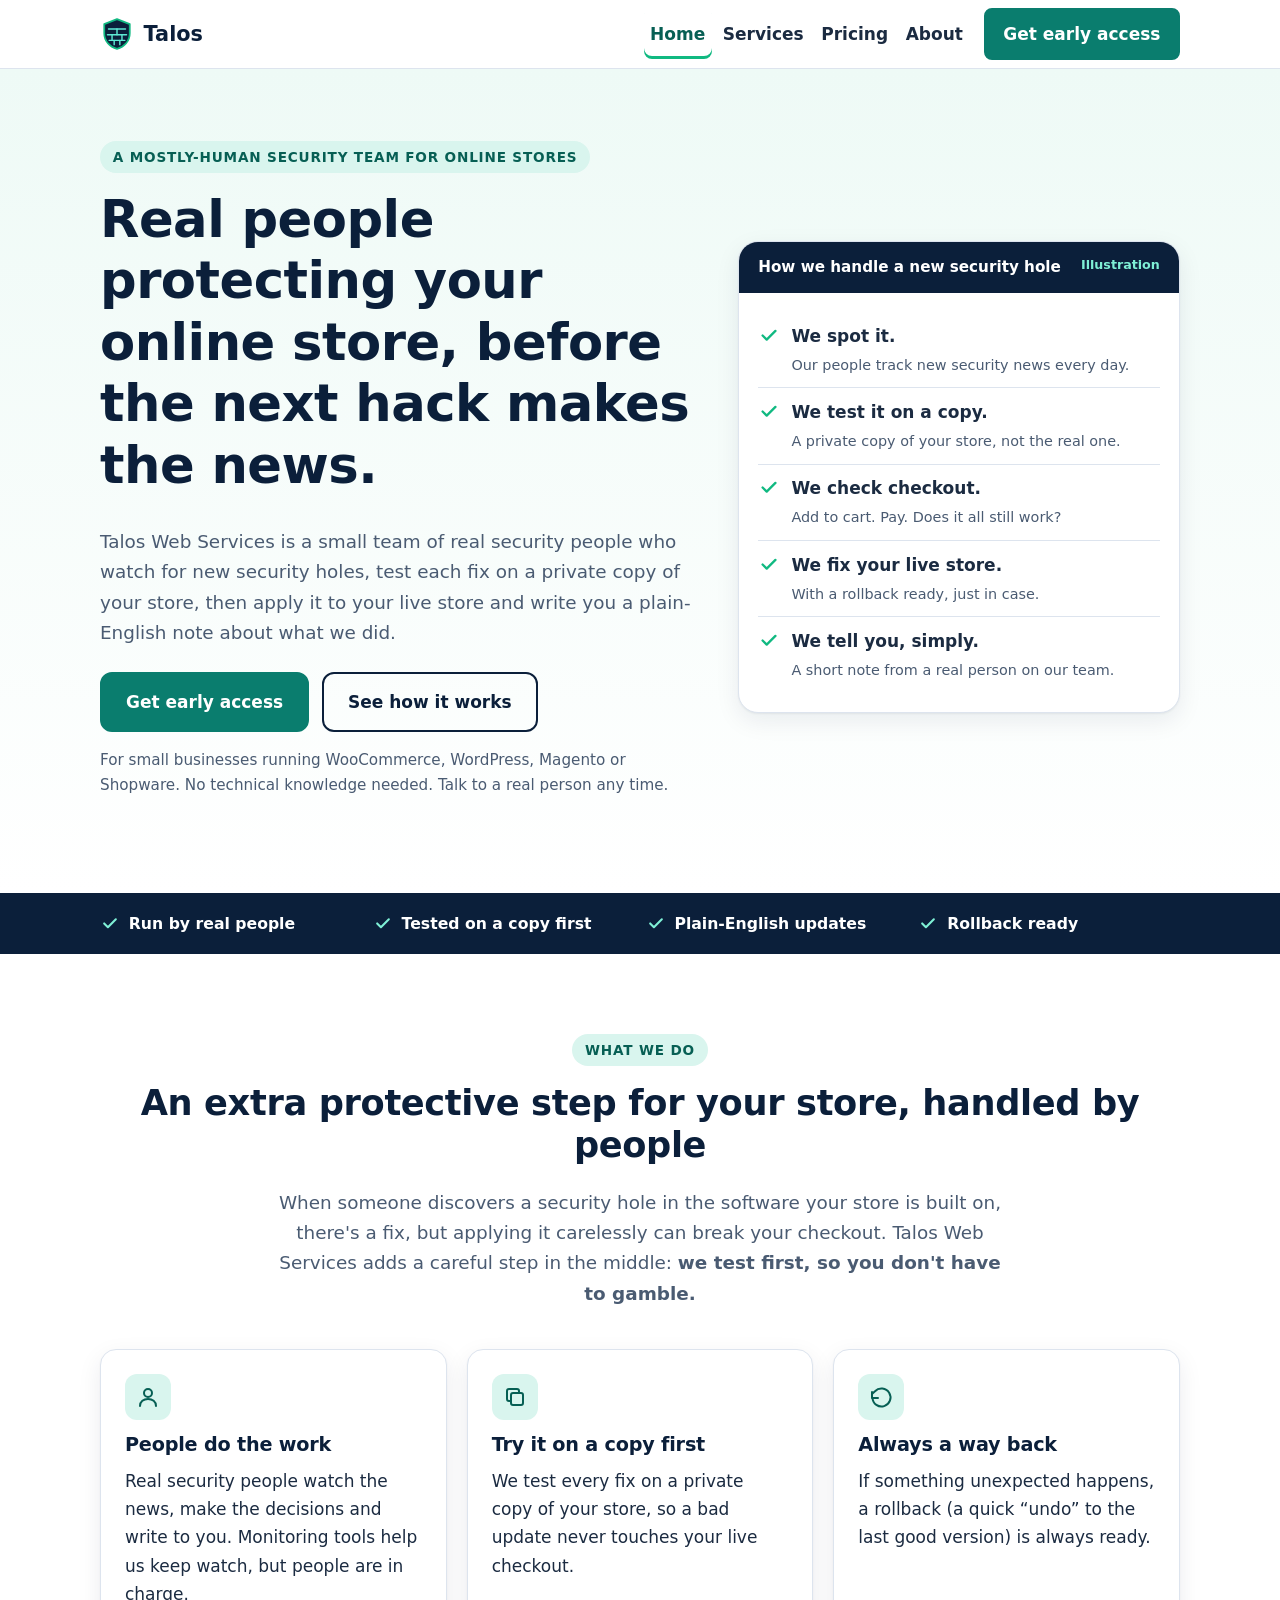
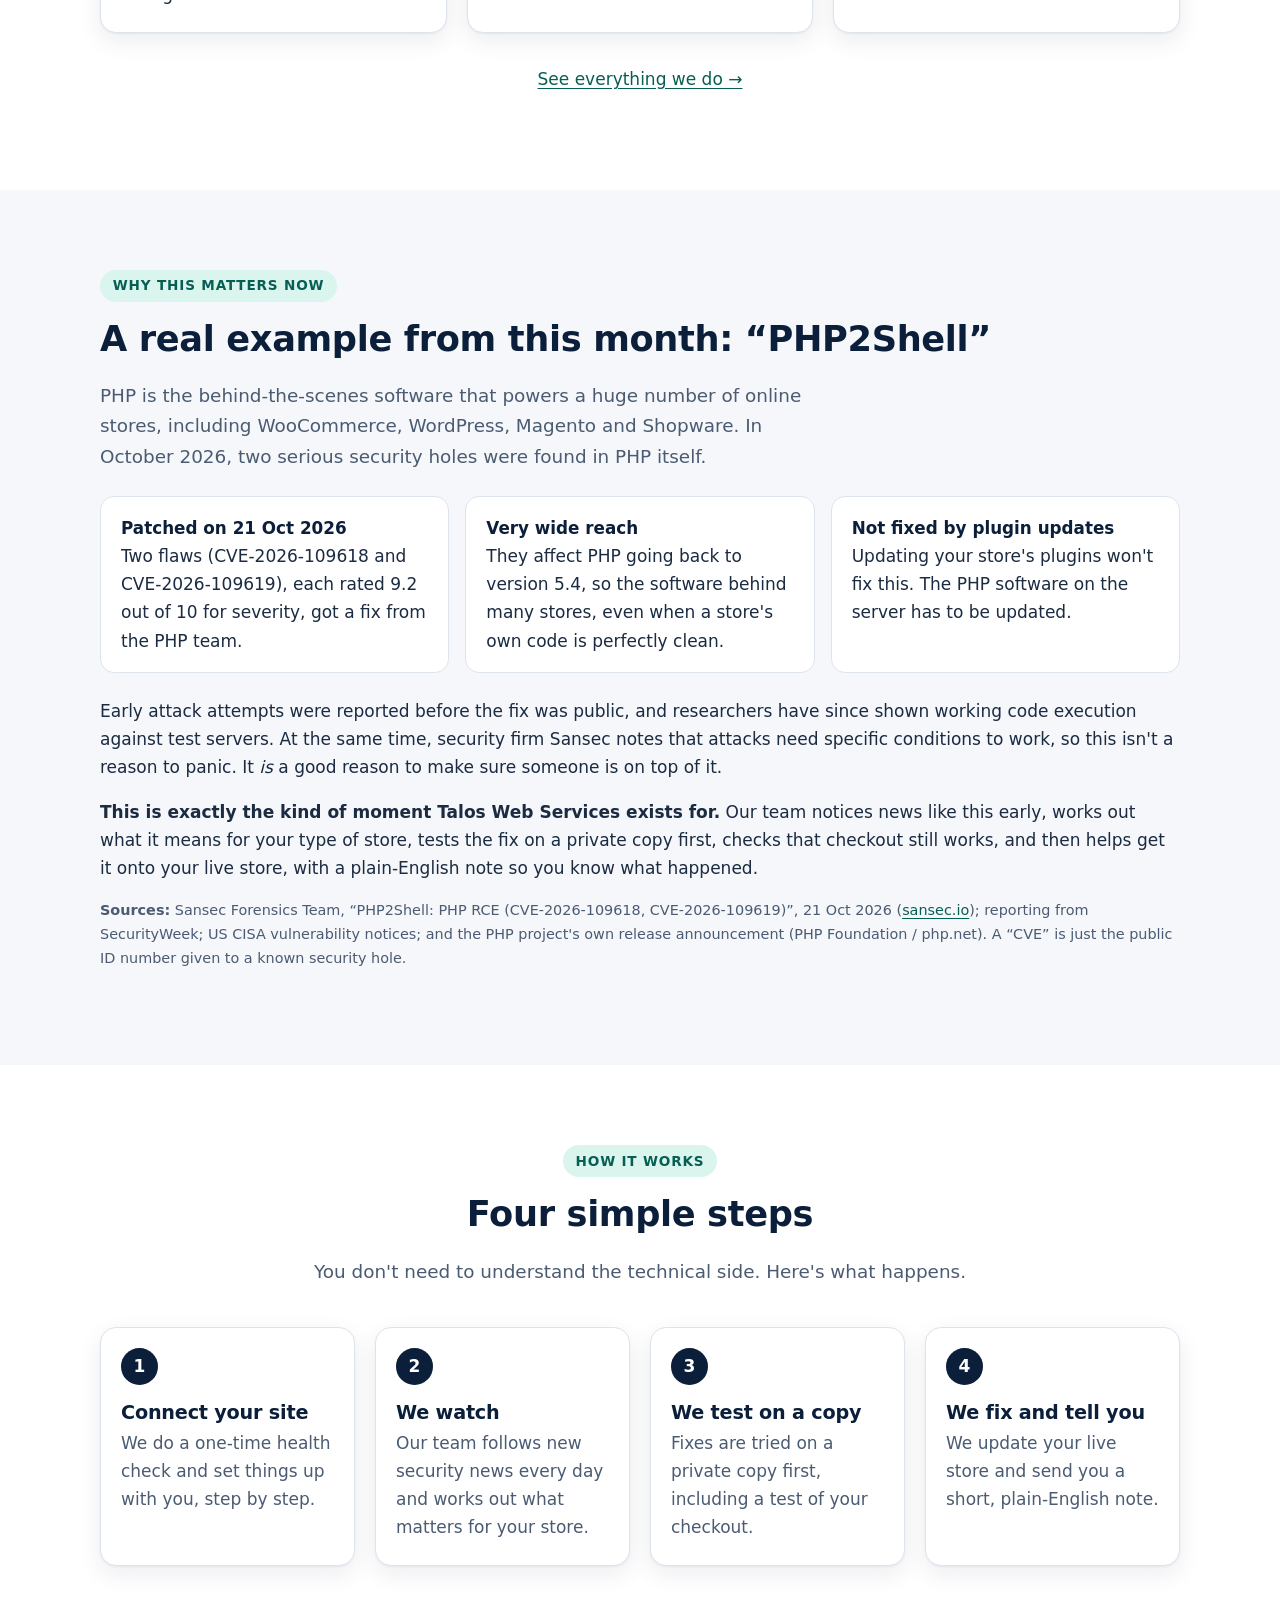
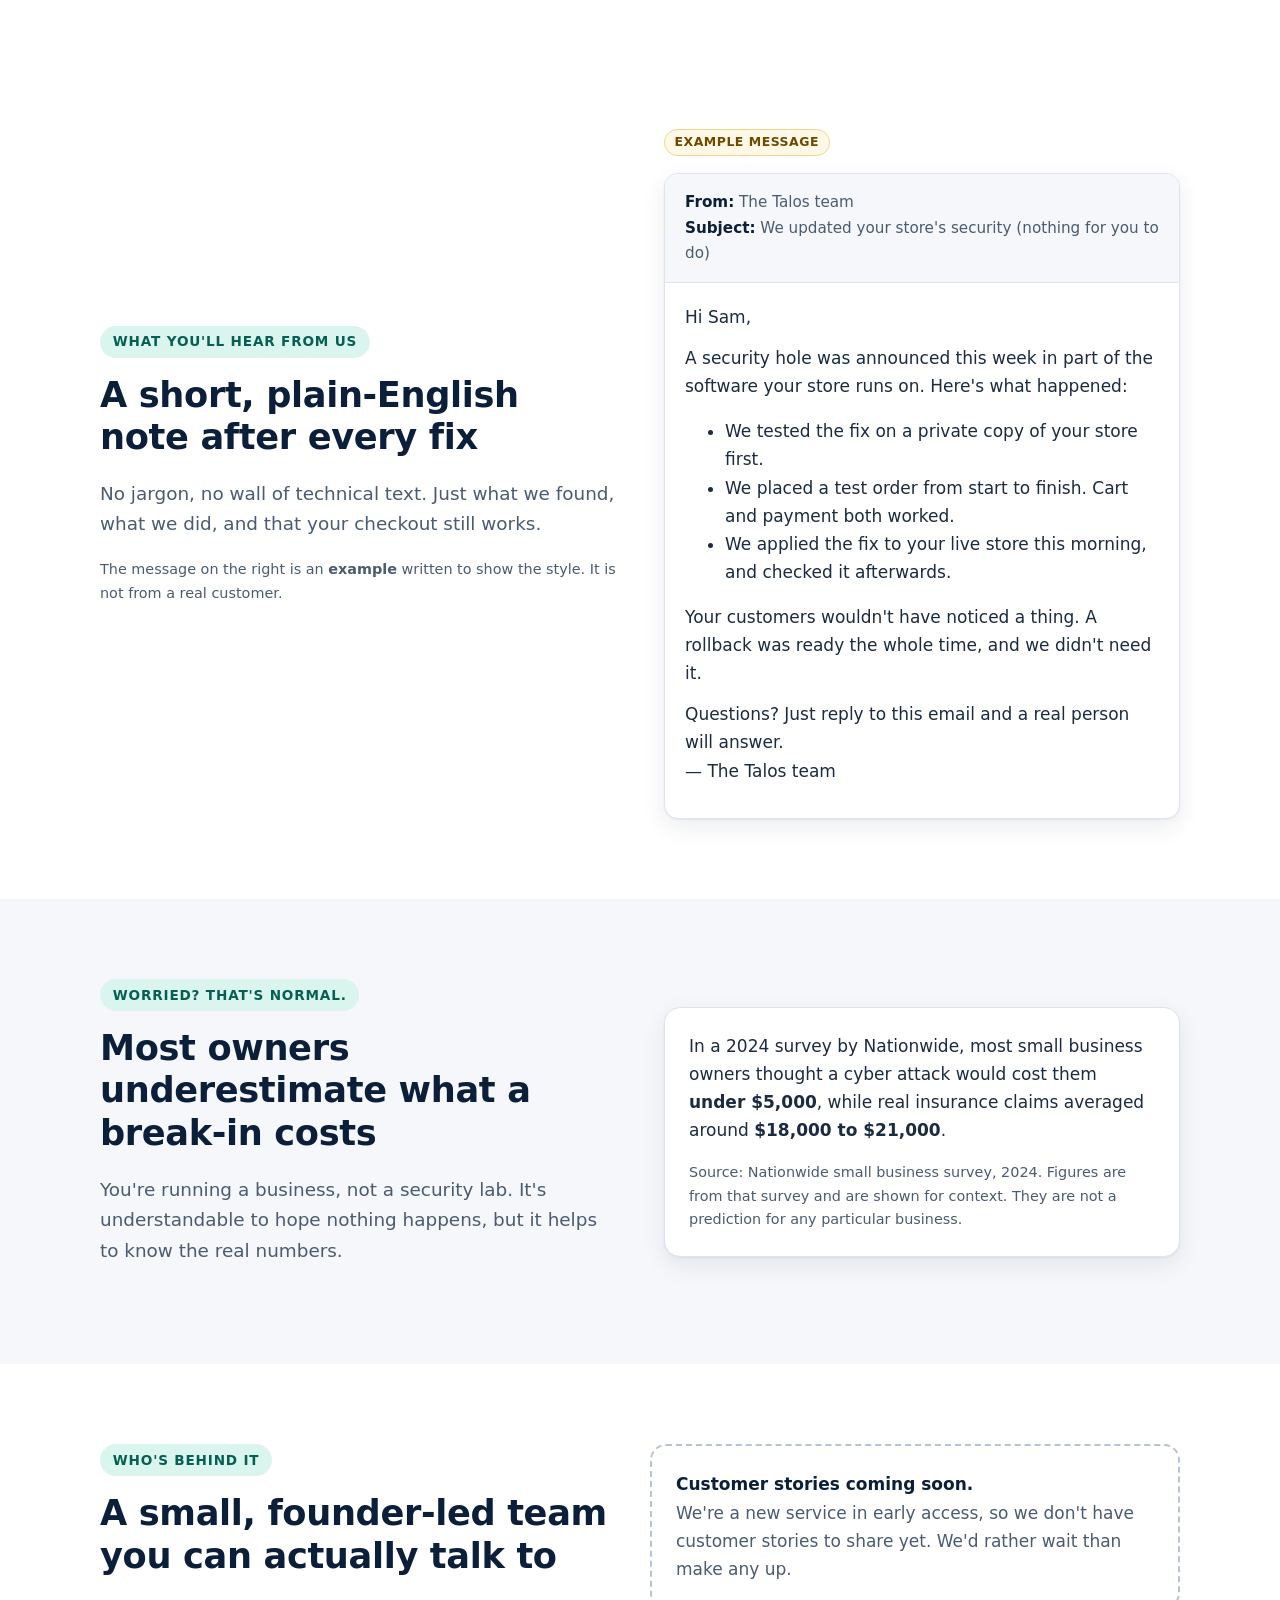
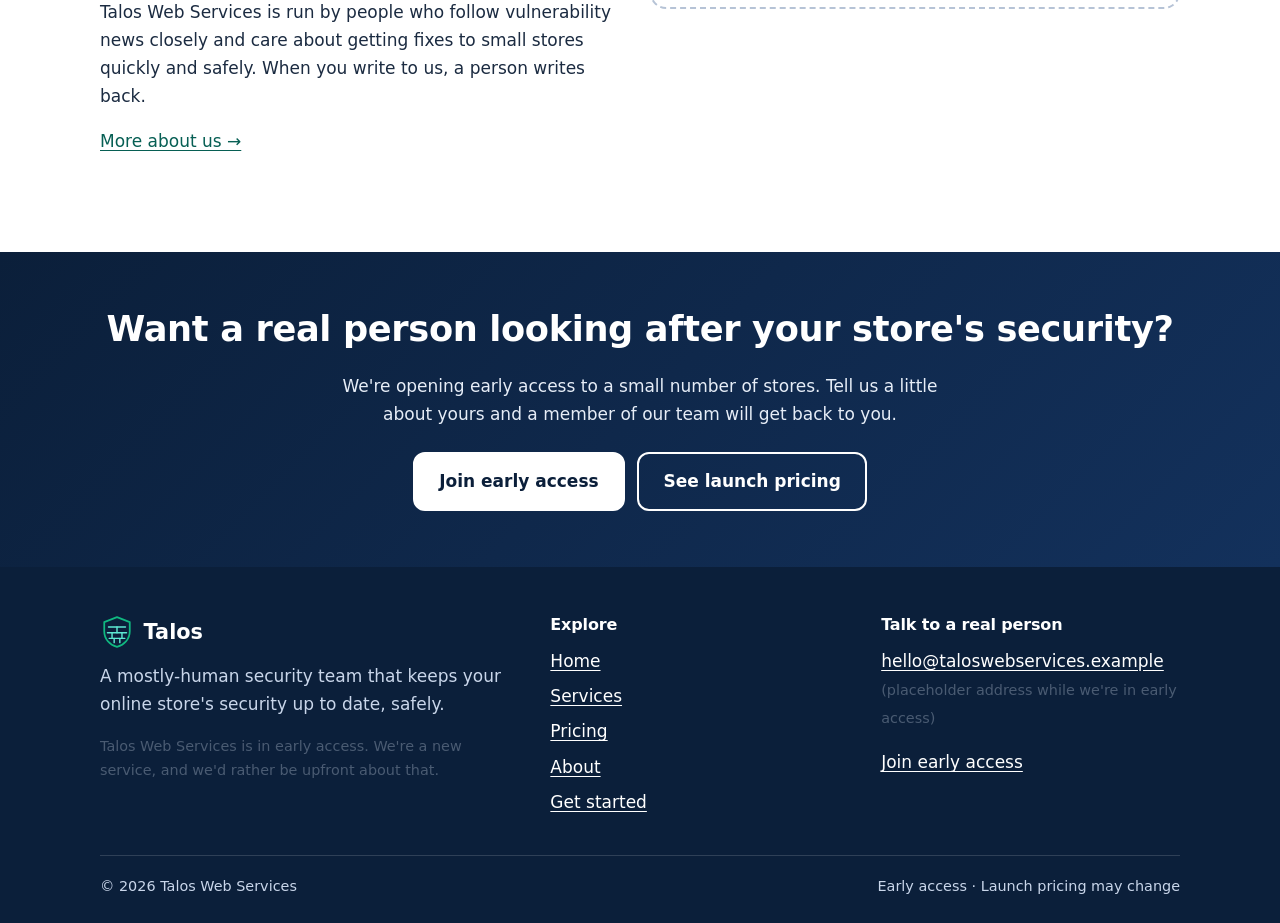
<file: index.html>
<!DOCTYPE html>
<html lang="en">
<head>
<meta charset="utf-8">
<meta name="viewport" content="width=device-width, initial-scale=1">
<title>Talos Web Services | Real people protecting your online store</title>
<meta name="description" content="Talos Web Services is a mostly-human security team for small online stores. We test security fixes on a private copy first, then update your live store and tell you in plain English.">
<meta name="theme-color" content="#0b1f3a">
<meta property="og:type" content="website">
<meta property="og:site_name" content="Talos Web Services">
<meta property="og:title" content="Talos Web Services | Real people protecting your online store">
<meta property="og:description" content="Talos Web Services is a mostly-human security team for small online stores. We test security fixes on a private copy first, then update your live store and tell you in plain English.">
<!-- Placeholder domain, not a live site: https://www.taloswebservices.example -->
<meta property="og:url" content="https://www.taloswebservices.example/index.html">
<meta name="twitter:card" content="summary">
<link rel="icon" href="data:image/svg+xml,%3Csvg xmlns='http://www.w3.org/2000/svg' viewBox='0 0 48 48'%3E%3Cpath d='M24 3 6 10v13c0 11 7.6 19.3 18 22 10.4-2.7 18-11 18-22V10L24 3Z' fill='%230b1f3a' stroke='%2310b981' stroke-width='3'/%3E%3Cpath d='M12 17h24M10.5 25h27M13 33h22M24 17v8M17 25v8M31 25v8M20 33v6M28 33v6' stroke='%235eead4' stroke-width='2' fill='none'/%3E%3C/svg%3E" type="image/svg+xml">
<link rel="stylesheet" href="style.css">
<script src="script.js" defer></script>
</head>
<body>
<a class="skip" href="#main">Skip to main content</a>
<header class="site-header">
  <div class="container bar">
    <a class="brand" href="index.html" aria-label="Talos Web Services home"><svg viewBox="0 0 48 48" role="img" aria-label="Talos logo: a shield" xmlns="http://www.w3.org/2000/svg"><path d="M24 3 6 10v13c0 11 7.6 19.3 18 22 10.4-2.7 18-11 18-22V10L24 3Z" fill="#0b1f3a"/><g fill="none" stroke="#5eead4" stroke-width="2" stroke-linecap="round"><path d="M12 17h24M10.5 25h27M13 33h22"/><path d="M24 17v8M17 25v8M31 25v8M20 33v6M28 33v6"/></g><path d="M24 3 6 10v13c0 11 7.6 19.3 18 22 10.4-2.7 18-11 18-22V10L24 3Z" fill="none" stroke="#10b981" stroke-width="2.5" stroke-linejoin="round"/></svg><span>Talos</span></a>
    <button class="nav-toggle" type="button" aria-expanded="false" aria-controls="site-nav"><span class="bars" aria-hidden="true"></span> Menu</button>
    <nav id="site-nav" class="nav" aria-label="Main">
        <a href="index.html" aria-current="page">Home</a>
        <a href="services.html">Services</a>
        <a href="pricing.html">Pricing</a>
        <a href="about.html">About</a>
        <a class="btn" href="contact.html">Get early access</a>
    </nav>
  </div>
</header>
<main id="main">
<section class="hero">
  <div class="container hero-grid">
    <div>
      <span class="eyebrow">A mostly-human security team for online stores</span>
      <h1>Real people protecting your online store, before the next hack makes the news.</h1>
      <p class="lead">Talos Web Services is a small team of real security people who watch for new security holes, test each fix on a private copy of your store, then apply it to your live store and write you a plain-English note about what we did.</p>
      <div class="btn-row">
        <a class="btn" href="contact.html">Get early access</a>
        <a class="btn secondary" href="#how">See how it works</a>
      </div>
      <p class="note">For small businesses running WooCommerce, WordPress, Magento or Shopware. No technical knowledge needed. Talk to a real person any time.</p>
    </div>
    <div class="mock" role="img" aria-label="Illustration: a checklist showing a fix tested on a private copy, checkout checked, applied to the live store, and a note sent to the owner">
      <div class="mock-head"><span>How we handle a new security hole</span><small>Illustration</small></div>
      <div class="mock-body" aria-hidden="true">
        <ul class="checklist">
          <li><svg viewBox="0 0 24 24" fill="none" stroke="currentColor" stroke-width="2.5" stroke-linecap="round" stroke-linejoin="round" aria-hidden="true"><path d="m5 12.5 4.5 4.5L19 7.5"/></svg><span><strong>We spot it.</strong><br><span class="small">Our people track new security news every day.</span></span></li>
          <li><svg viewBox="0 0 24 24" fill="none" stroke="currentColor" stroke-width="2.5" stroke-linecap="round" stroke-linejoin="round" aria-hidden="true"><path d="m5 12.5 4.5 4.5L19 7.5"/></svg><span><strong>We test it on a copy.</strong><br><span class="small">A private copy of your store, not the real one.</span></span></li>
          <li><svg viewBox="0 0 24 24" fill="none" stroke="currentColor" stroke-width="2.5" stroke-linecap="round" stroke-linejoin="round" aria-hidden="true"><path d="m5 12.5 4.5 4.5L19 7.5"/></svg><span><strong>We check checkout.</strong><br><span class="small">Add to cart. Pay. Does it all still work?</span></span></li>
          <li><svg viewBox="0 0 24 24" fill="none" stroke="currentColor" stroke-width="2.5" stroke-linecap="round" stroke-linejoin="round" aria-hidden="true"><path d="m5 12.5 4.5 4.5L19 7.5"/></svg><span><strong>We fix your live store.</strong><br><span class="small">With a rollback ready, just in case.</span></span></li>
          <li><svg viewBox="0 0 24 24" fill="none" stroke="currentColor" stroke-width="2.5" stroke-linecap="round" stroke-linejoin="round" aria-hidden="true"><path d="m5 12.5 4.5 4.5L19 7.5"/></svg><span><strong>We tell you, simply.</strong><br><span class="small">A short note from a real person on our team.</span></span></li>
        </ul>
      </div>
    </div>
  </div>
</section>

<section class="trust" aria-label="What you can count on">
  <div class="container">
    <ul>
      <li><svg viewBox="0 0 24 24" fill="none" stroke="currentColor" stroke-width="2.5" stroke-linecap="round" stroke-linejoin="round" aria-hidden="true"><path d="m5 12.5 4.5 4.5L19 7.5"/></svg> Run by real people</li>
      <li><svg viewBox="0 0 24 24" fill="none" stroke="currentColor" stroke-width="2.5" stroke-linecap="round" stroke-linejoin="round" aria-hidden="true"><path d="m5 12.5 4.5 4.5L19 7.5"/></svg> Tested on a copy first</li>
      <li><svg viewBox="0 0 24 24" fill="none" stroke="currentColor" stroke-width="2.5" stroke-linecap="round" stroke-linejoin="round" aria-hidden="true"><path d="m5 12.5 4.5 4.5L19 7.5"/></svg> Plain-English updates</li>
      <li><svg viewBox="0 0 24 24" fill="none" stroke="currentColor" stroke-width="2.5" stroke-linecap="round" stroke-linejoin="round" aria-hidden="true"><path d="m5 12.5 4.5 4.5L19 7.5"/></svg> Rollback ready</li>
    </ul>
  </div>
</section>

<section class="section" aria-labelledby="what-h">
  <div class="container">
    <div class="center">
      <span class="eyebrow">What we do</span>
      <h2 id="what-h">An extra protective step for your store, handled by people</h2>
      <p class="lead">When someone discovers a security hole in the software your store is built on, there's a fix, but applying it carelessly can break your checkout. Talos Web Services adds a careful step in the middle: <strong>we test first, so you don't have to gamble.</strong></p>
    </div>
    <div class="grid three" style="margin-top:2.5rem">
      <div class="card"><span class="icon"><svg viewBox="0 0 24 24" fill="none" stroke="currentColor" stroke-width="2" stroke-linecap="round" stroke-linejoin="round" aria-hidden="true"><circle cx="12" cy="8" r="4"/><path d="M4 21c0-4.4 3.6-7 8-7s8 2.6 8 7"/></svg></span><h3>People do the work</h3><p>Real security people watch the news, make the decisions and write to you. Monitoring tools help us keep watch, but people are in charge.</p></div>
      <div class="card"><span class="icon"><svg viewBox="0 0 24 24" fill="none" stroke="currentColor" stroke-width="2" stroke-linecap="round" stroke-linejoin="round" aria-hidden="true"><rect x="8" y="8" width="12" height="12" rx="2"/><path d="M16 8V6a2 2 0 0 0-2-2H6a2 2 0 0 0-2 2v8a2 2 0 0 0 2 2h2"/></svg></span><h3>Try it on a copy first</h3><p>We test every fix on a private copy of your store, so a bad update never touches your live checkout.</p></div>
      <div class="card"><span class="icon"><svg viewBox="0 0 24 24" fill="none" stroke="currentColor" stroke-width="2" stroke-linecap="round" stroke-linejoin="round" aria-hidden="true"><path d="M3 7v6h6"/><path d="M3.5 13A9 9 0 1 0 6 6.3L3 9"/></svg></span><h3>Always a way back</h3><p>If something unexpected happens, a rollback (a quick &ldquo;undo&rdquo; to the last good version) is always ready.</p></div>
    </div>
    <p class="center" style="margin-top:2rem"><a href="services.html">See everything we do &rarr;</a></p>
  </div>
</section>

<section class="section soft" id="why-now" aria-labelledby="why-h">
  <div class="container">
    <span class="eyebrow">Why this matters now</span>
    <h2 id="why-h">A real example from this month: &ldquo;PHP2Shell&rdquo;</h2>
    <p class="lead">PHP is the behind-the-scenes software that powers a huge number of online stores, including WooCommerce, WordPress, Magento and Shopware. In October 2026, two serious security holes were found in PHP itself.</p>
    <div class="facts">
      <div class="fact"><b>Patched on 21 Oct 2026</b>Two flaws (CVE-2026-109618 and CVE-2026-109619), each rated 9.2 out of 10 for severity, got a fix from the PHP team.</div>
      <div class="fact"><b>Very wide reach</b>They affect PHP going back to version 5.4, so the software behind many stores, even when a store's own code is perfectly clean.</div>
      <div class="fact"><b>Not fixed by plugin updates</b>Updating your store's plugins won't fix this. The PHP software on the server has to be updated.</div>
    </div>
    <p>Early attack attempts were reported before the fix was public, and researchers have since shown working code execution against test servers. At the same time, security firm Sansec notes that attacks need specific conditions to work, so this isn't a reason to panic. It <em>is</em> a good reason to make sure someone is on top of it.</p>
    <p><strong>This is exactly the kind of moment Talos Web Services exists for.</strong> Our team notices news like this early, works out what it means for your type of store, tests the fix on a private copy first, checks that checkout still works, and then helps get it onto your live store, with a plain-English note so you know what happened.</p>
    <p class="small"><strong>Sources:</strong> Sansec Forensics Team, &ldquo;PHP2Shell: PHP RCE (CVE-2026-109618, CVE-2026-109619)&rdquo;, 21 Oct 2026 (<a href="https://sansec.io/research/php2shell" rel="noopener">sansec.io</a>); reporting from SecurityWeek; US CISA vulnerability notices; and the PHP project's own release announcement (PHP Foundation / php.net). A &ldquo;CVE&rdquo; is just the public ID number given to a known security hole.</p>
  </div>
</section>

<section class="section" id="how" aria-labelledby="how-h">
  <div class="container">
    <div class="center">
      <span class="eyebrow">How it works</span>
      <h2 id="how-h">Four simple steps</h2>
      <p class="lead">You don't need to understand the technical side. Here's what happens.</p>
    </div>
    <ol class="steps" style="margin-top:2.5rem">
      <li><h3>Connect your site</h3><p>We do a one-time health check and set things up with you, step by step.</p></li>
      <li><h3>We watch</h3><p>Our team follows new security news every day and works out what matters for your store.</p></li>
      <li><h3>We test on a copy</h3><p>Fixes are tried on a private copy first, including a test of your checkout.</p></li>
      <li><h3>We fix and tell you</h3><p>We update your live store and send you a short, plain-English note.</p></li>
    </ol>
  </div>
</section>

<section class="section" aria-labelledby="sample-h">
  <div class="container split">
    <div>
      <span class="eyebrow">What you'll hear from us</span>
      <h2 id="sample-h">A short, plain-English note after every fix</h2>
      <p class="lead">No jargon, no wall of technical text. Just what we found, what we did, and that your checkout still works.</p>
      <p class="small">The message on the right is an <strong>example</strong> written to show the style. It is not from a real customer.</p>
    </div>
    <div>
      <p><span class="badge">Example message</span></p>
      <article class="email" aria-label="Example update message">
        <div class="meta"><strong>From:</strong> The Talos team<br><strong>Subject:</strong> We updated your store's security (nothing for you to do)</div>
        <div class="msg">
          <p>Hi Sam,</p>
          <p>A security hole was announced this week in part of the software your store runs on. Here's what happened:</p>
          <ul>
            <li>We tested the fix on a private copy of your store first.</li>
            <li>We placed a test order from start to finish. Cart and payment both worked.</li>
            <li>We applied the fix to your live store this morning, and checked it afterwards.</li>
          </ul>
          <p>Your customers wouldn't have noticed a thing. A rollback was ready the whole time, and we didn't need it.</p>
          <p>Questions? Just reply to this email and a real person will answer.<br>&mdash; The Talos team</p>
        </div>
      </article>
    </div>
  </div>
</section>

<section class="section soft" aria-labelledby="aware-h">
  <div class="container split">
    <div>
      <span class="eyebrow">Worried? That's normal.</span>
      <h2 id="aware-h">Most owners underestimate what a break-in costs</h2>
      <p class="lead">You're running a business, not a security lab. It's understandable to hope nothing happens, but it helps to know the real numbers.</p>
    </div>
    <div class="card">
      <p>In a 2024 survey by Nationwide, most small business owners thought a cyber attack would cost them <strong>under $5,000</strong>, while real insurance claims averaged around <strong>$18,000 to $21,000</strong>.</p>
      <p class="small">Source: Nationwide small business survey, 2024. Figures are from that survey and are shown for context. They are not a prediction for any particular business.</p>
    </div>
  </div>
</section>

<section class="section" aria-labelledby="people-h">
  <div class="container grid two" style="align-items:start">
    <div>
      <span class="eyebrow">Who's behind it</span>
      <h2 id="people-h">A small, founder-led team you can actually talk to</h2>
      <p>Talos Web Services is run by people who follow vulnerability news closely and care about getting fixes to small stores quickly and safely. When you write to us, a person writes back.</p>
      <p><a href="about.html">More about us &rarr;</a></p>
    </div>
    <div class="placeholder"><strong>Customer stories coming soon.</strong><br>We're a new service in early access, so we don't have customer stories to share yet. We'd rather wait than make any up.</div>
  </div>
</section>

<section class="cta-band" aria-labelledby="cta-h">
  <div class="container">
    <h2 id="cta-h">Want a real person looking after your store's security?</h2>
    <p style="max-width:40rem;margin:0 auto">We're opening early access to a small number of stores. Tell us a little about yours and a member of our team will get back to you.</p>
    <div class="btn-row"><a class="btn light" href="contact.html">Join early access</a><a class="btn secondary" href="pricing.html">See launch pricing</a></div>
  </div>
</section>
</main>
<footer class="site-footer">
  <div class="container">
    <div class="foot-grid">
      <div>
        <a class="brand" href="index.html"><svg viewBox="0 0 48 48" role="img" aria-label="Talos logo: a shield" xmlns="http://www.w3.org/2000/svg"><path d="M24 3 6 10v13c0 11 7.6 19.3 18 22 10.4-2.7 18-11 18-22V10L24 3Z" fill="#0b1f3a"/><g fill="none" stroke="#5eead4" stroke-width="2" stroke-linecap="round"><path d="M12 17h24M10.5 25h27M13 33h22"/><path d="M24 17v8M17 25v8M31 25v8M20 33v6M28 33v6"/></g><path d="M24 3 6 10v13c0 11 7.6 19.3 18 22 10.4-2.7 18-11 18-22V10L24 3Z" fill="none" stroke="#10b981" stroke-width="2.5" stroke-linejoin="round"/></svg><span>Talos</span></a>
        <p style="margin-top:.8rem;max-width:26rem">A mostly-human security team that keeps your online store's security up to date, safely.</p>
        <p class="small">Talos Web Services is in early access. We're a new service, and we'd rather be upfront about that.</p>
      </div>
      <nav aria-label="Footer">
        <h2>Explore</h2>
        <ul>
          <li><a href="index.html">Home</a></li>
          <li><a href="services.html">Services</a></li>
          <li><a href="pricing.html">Pricing</a></li>
          <li><a href="about.html">About</a></li>
          <li><a href="contact.html">Get started</a></li>
        </ul>
      </nav>
      <div>
        <h2>Talk to a real person</h2>
        <p><a href="mailto:hello@taloswebservices.example">hello@taloswebservices.example</a><br><span class="small">(placeholder address while we're in early access)</span></p>
        <p><a href="contact.html">Join early access</a></p>
      </div>
    </div>
    <div class="legal"><span>&copy; 2026 Talos Web Services</span><span>Early access &middot; Launch pricing may change</span></div>
  </div>
</footer>
</body>
</html>
</file>
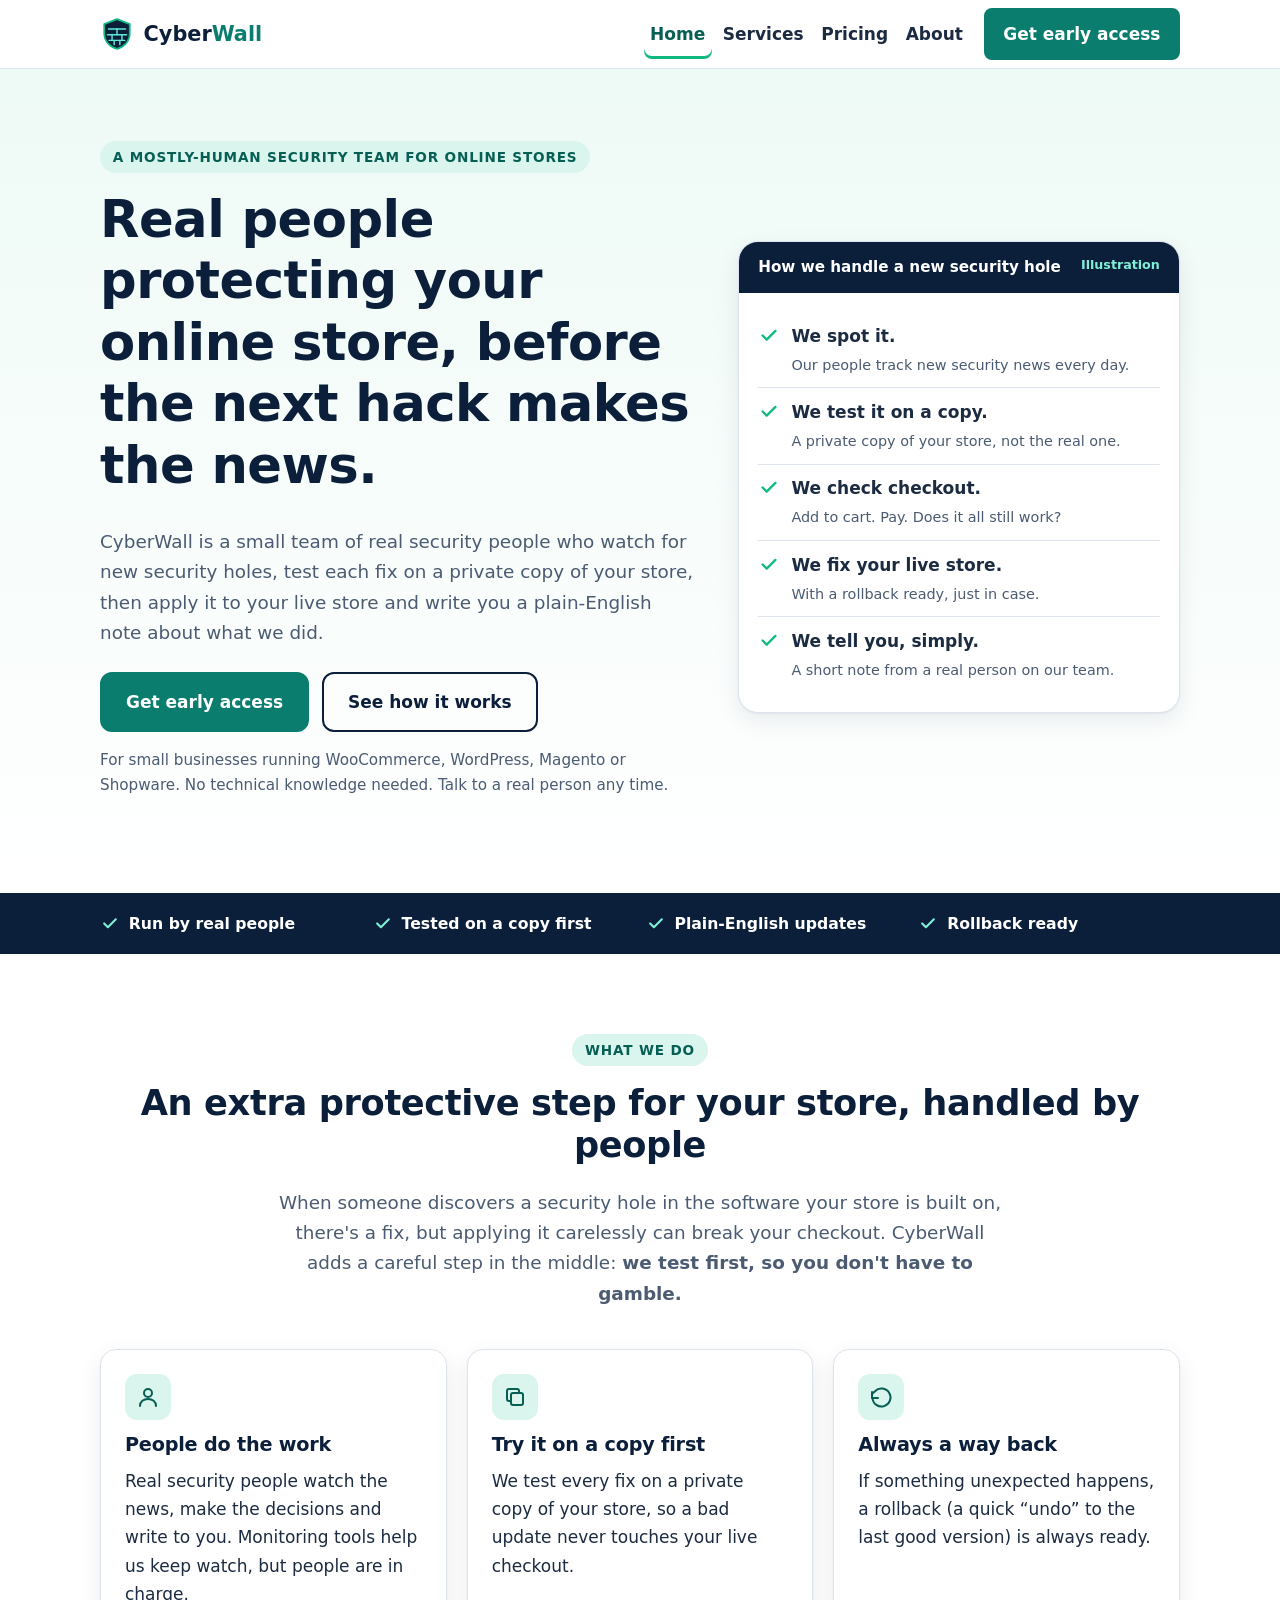
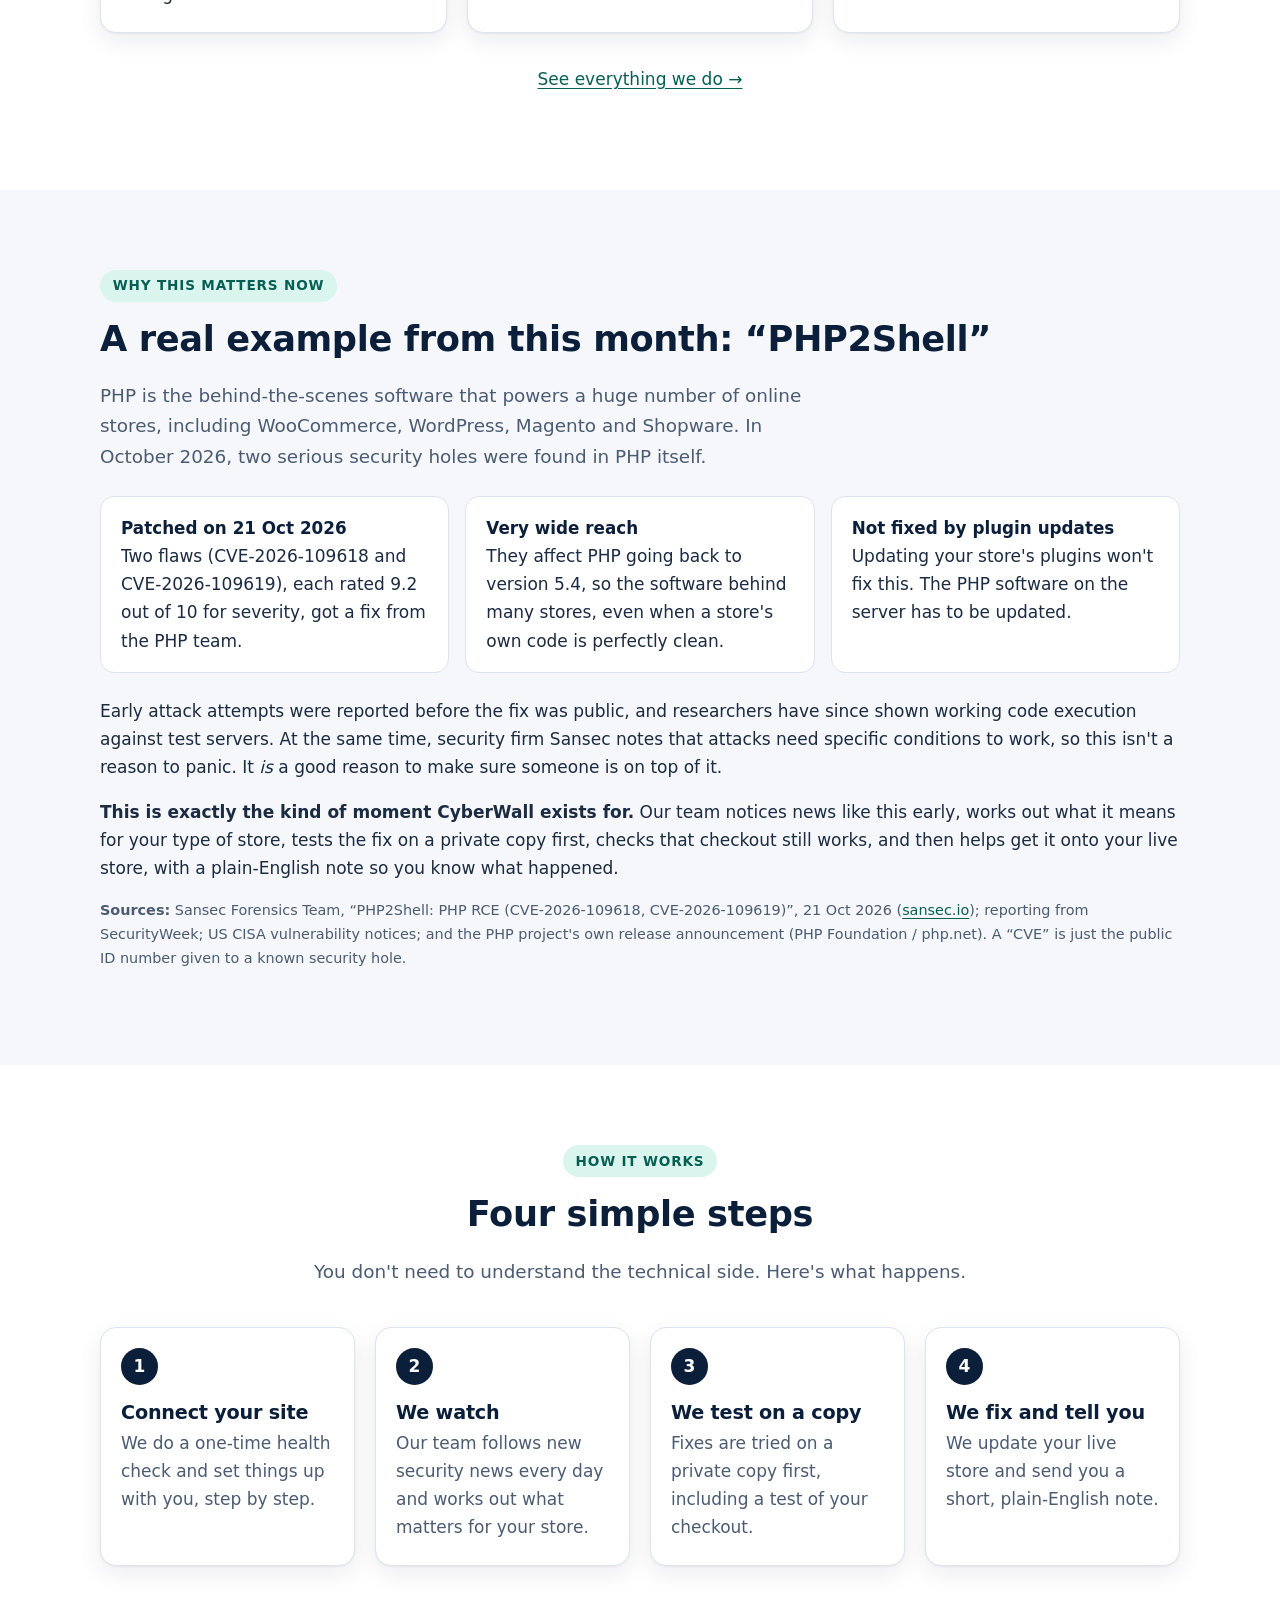
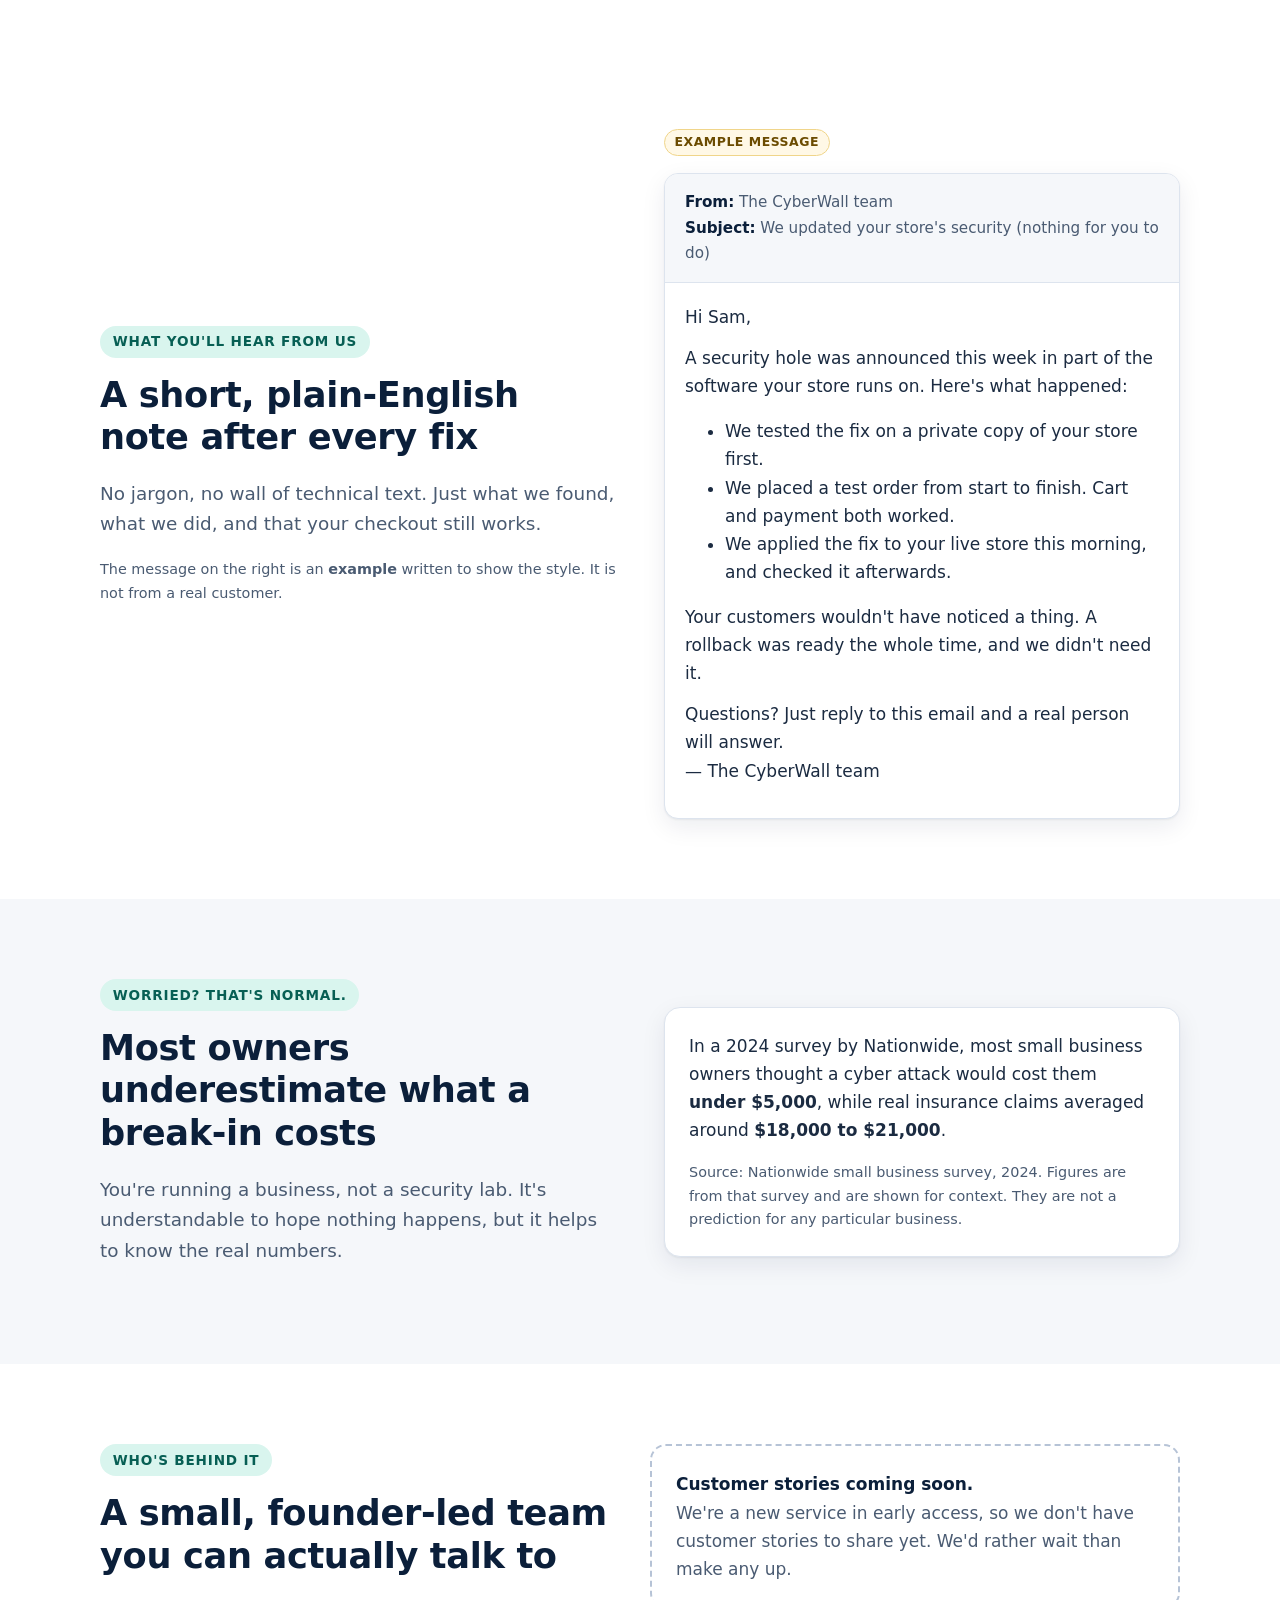
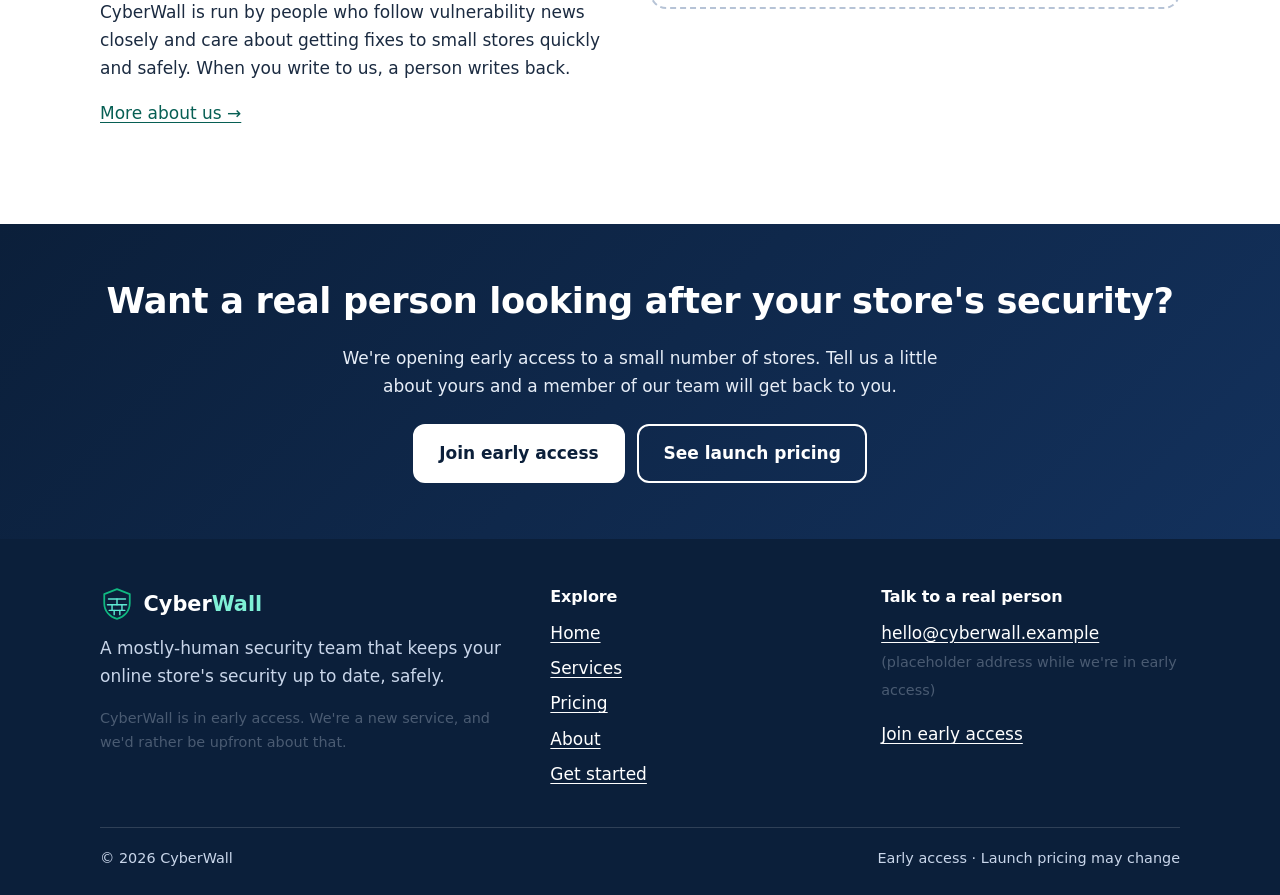
<file: cyberwall-20261026T191645Z-1-001/cyberwall/index.html>
<!DOCTYPE html>
<html lang="en">
<head>
<meta charset="utf-8">
<meta name="viewport" content="width=device-width, initial-scale=1">
<title>CyberWall | Real people protecting your online store</title>
<meta name="description" content="CyberWall is a mostly-human security team for small online stores. We test security fixes on a private copy first, then update your live store and tell you in plain English.">
<meta name="theme-color" content="#0b1f3a">
<meta property="og:type" content="website">
<meta property="og:site_name" content="CyberWall">
<meta property="og:title" content="CyberWall | Real people protecting your online store">
<meta property="og:description" content="CyberWall is a mostly-human security team for small online stores. We test security fixes on a private copy first, then update your live store and tell you in plain English.">
<meta property="og:url" content="https://www.cyberwall.example/index.html">
<meta name="twitter:card" content="summary">
<link rel="icon" href="data:image/svg+xml,%3Csvg xmlns='http://www.w3.org/2000/svg' viewBox='0 0 48 48'%3E%3Cpath d='M24 3 6 10v13c0 11 7.6 19.3 18 22 10.4-2.7 18-11 18-22V10L24 3Z' fill='%230b1f3a' stroke='%2310b981' stroke-width='3'/%3E%3Cpath d='M12 17h24M10.5 25h27M13 33h22M24 17v8M17 25v8M31 25v8M20 33v6M28 33v6' stroke='%235eead4' stroke-width='2' fill='none'/%3E%3C/svg%3E" type="image/svg+xml">
<link rel="stylesheet" href="style.css">
<script src="script.js" defer></script>
</head>
<body>
<a class="skip" href="#main">Skip to main content</a>
<header class="site-header">
  <div class="container bar">
    <a class="brand" href="index.html" aria-label="CyberWall home"><svg viewBox="0 0 48 48" role="img" aria-label="CyberWall logo: a shield made of wall bricks" xmlns="http://www.w3.org/2000/svg"><path d="M24 3 6 10v13c0 11 7.6 19.3 18 22 10.4-2.7 18-11 18-22V10L24 3Z" fill="#0b1f3a"/><g fill="none" stroke="#5eead4" stroke-width="2" stroke-linecap="round"><path d="M12 17h24M10.5 25h27M13 33h22"/><path d="M24 17v8M17 25v8M31 25v8M20 33v6M28 33v6"/></g><path d="M24 3 6 10v13c0 11 7.6 19.3 18 22 10.4-2.7 18-11 18-22V10L24 3Z" fill="none" stroke="#10b981" stroke-width="2.5" stroke-linejoin="round"/></svg><span>Cyber<b>Wall</b></span></a>
    <button class="nav-toggle" type="button" aria-expanded="false" aria-controls="site-nav"><span class="bars" aria-hidden="true"></span> Menu</button>
    <nav id="site-nav" class="nav" aria-label="Main">
        <a href="index.html" aria-current="page">Home</a>
        <a href="services.html">Services</a>
        <a href="pricing.html">Pricing</a>
        <a href="about.html">About</a>
        <a class="btn" href="contact.html">Get early access</a>
    </nav>
  </div>
</header>
<main id="main">
<section class="hero">
  <div class="container hero-grid">
    <div>
      <span class="eyebrow">A mostly-human security team for online stores</span>
      <h1>Real people protecting your online store, before the next hack makes the news.</h1>
      <p class="lead">CyberWall is a small team of real security people who watch for new security holes, test each fix on a private copy of your store, then apply it to your live store and write you a plain-English note about what we did.</p>
      <div class="btn-row">
        <a class="btn" href="contact.html">Get early access</a>
        <a class="btn secondary" href="#how">See how it works</a>
      </div>
      <p class="note">For small businesses running WooCommerce, WordPress, Magento or Shopware. No technical knowledge needed. Talk to a real person any time.</p>
    </div>
    <div class="mock" role="img" aria-label="Illustration: a checklist showing a fix tested on a private copy, checkout checked, applied to the live store, and a note sent to the owner">
      <div class="mock-head"><span>How we handle a new security hole</span><small>Illustration</small></div>
      <div class="mock-body" aria-hidden="true">
        <ul class="checklist">
          <li><svg viewBox="0 0 24 24" fill="none" stroke="currentColor" stroke-width="2.5" stroke-linecap="round" stroke-linejoin="round" aria-hidden="true"><path d="m5 12.5 4.5 4.5L19 7.5"/></svg><span><strong>We spot it.</strong><br><span class="small">Our people track new security news every day.</span></span></li>
          <li><svg viewBox="0 0 24 24" fill="none" stroke="currentColor" stroke-width="2.5" stroke-linecap="round" stroke-linejoin="round" aria-hidden="true"><path d="m5 12.5 4.5 4.5L19 7.5"/></svg><span><strong>We test it on a copy.</strong><br><span class="small">A private copy of your store, not the real one.</span></span></li>
          <li><svg viewBox="0 0 24 24" fill="none" stroke="currentColor" stroke-width="2.5" stroke-linecap="round" stroke-linejoin="round" aria-hidden="true"><path d="m5 12.5 4.5 4.5L19 7.5"/></svg><span><strong>We check checkout.</strong><br><span class="small">Add to cart. Pay. Does it all still work?</span></span></li>
          <li><svg viewBox="0 0 24 24" fill="none" stroke="currentColor" stroke-width="2.5" stroke-linecap="round" stroke-linejoin="round" aria-hidden="true"><path d="m5 12.5 4.5 4.5L19 7.5"/></svg><span><strong>We fix your live store.</strong><br><span class="small">With a rollback ready, just in case.</span></span></li>
          <li><svg viewBox="0 0 24 24" fill="none" stroke="currentColor" stroke-width="2.5" stroke-linecap="round" stroke-linejoin="round" aria-hidden="true"><path d="m5 12.5 4.5 4.5L19 7.5"/></svg><span><strong>We tell you, simply.</strong><br><span class="small">A short note from a real person on our team.</span></span></li>
        </ul>
      </div>
    </div>
  </div>
</section>

<section class="trust" aria-label="What you can count on">
  <div class="container">
    <ul>
      <li><svg viewBox="0 0 24 24" fill="none" stroke="currentColor" stroke-width="2.5" stroke-linecap="round" stroke-linejoin="round" aria-hidden="true"><path d="m5 12.5 4.5 4.5L19 7.5"/></svg> Run by real people</li>
      <li><svg viewBox="0 0 24 24" fill="none" stroke="currentColor" stroke-width="2.5" stroke-linecap="round" stroke-linejoin="round" aria-hidden="true"><path d="m5 12.5 4.5 4.5L19 7.5"/></svg> Tested on a copy first</li>
      <li><svg viewBox="0 0 24 24" fill="none" stroke="currentColor" stroke-width="2.5" stroke-linecap="round" stroke-linejoin="round" aria-hidden="true"><path d="m5 12.5 4.5 4.5L19 7.5"/></svg> Plain-English updates</li>
      <li><svg viewBox="0 0 24 24" fill="none" stroke="currentColor" stroke-width="2.5" stroke-linecap="round" stroke-linejoin="round" aria-hidden="true"><path d="m5 12.5 4.5 4.5L19 7.5"/></svg> Rollback ready</li>
    </ul>
  </div>
</section>

<section class="section" aria-labelledby="what-h">
  <div class="container">
    <div class="center">
      <span class="eyebrow">What we do</span>
      <h2 id="what-h">An extra protective step for your store, handled by people</h2>
      <p class="lead">When someone discovers a security hole in the software your store is built on, there's a fix, but applying it carelessly can break your checkout. CyberWall adds a careful step in the middle: <strong>we test first, so you don't have to gamble.</strong></p>
    </div>
    <div class="grid three" style="margin-top:2.5rem">
      <div class="card"><span class="icon"><svg viewBox="0 0 24 24" fill="none" stroke="currentColor" stroke-width="2" stroke-linecap="round" stroke-linejoin="round" aria-hidden="true"><circle cx="12" cy="8" r="4"/><path d="M4 21c0-4.4 3.6-7 8-7s8 2.6 8 7"/></svg></span><h3>People do the work</h3><p>Real security people watch the news, make the decisions and write to you. Monitoring tools help us keep watch, but people are in charge.</p></div>
      <div class="card"><span class="icon"><svg viewBox="0 0 24 24" fill="none" stroke="currentColor" stroke-width="2" stroke-linecap="round" stroke-linejoin="round" aria-hidden="true"><rect x="8" y="8" width="12" height="12" rx="2"/><path d="M16 8V6a2 2 0 0 0-2-2H6a2 2 0 0 0-2 2v8a2 2 0 0 0 2 2h2"/></svg></span><h3>Try it on a copy first</h3><p>We test every fix on a private copy of your store, so a bad update never touches your live checkout.</p></div>
      <div class="card"><span class="icon"><svg viewBox="0 0 24 24" fill="none" stroke="currentColor" stroke-width="2" stroke-linecap="round" stroke-linejoin="round" aria-hidden="true"><path d="M3 7v6h6"/><path d="M3.5 13A9 9 0 1 0 6 6.3L3 9"/></svg></span><h3>Always a way back</h3><p>If something unexpected happens, a rollback (a quick &ldquo;undo&rdquo; to the last good version) is always ready.</p></div>
    </div>
    <p class="center" style="margin-top:2rem"><a href="services.html">See everything we do &rarr;</a></p>
  </div>
</section>

<section class="section soft" id="why-now" aria-labelledby="why-h">
  <div class="container">
    <span class="eyebrow">Why this matters now</span>
    <h2 id="why-h">A real example from this month: &ldquo;PHP2Shell&rdquo;</h2>
    <p class="lead">PHP is the behind-the-scenes software that powers a huge number of online stores, including WooCommerce, WordPress, Magento and Shopware. In October 2026, two serious security holes were found in PHP itself.</p>
    <div class="facts">
      <div class="fact"><b>Patched on 21 Oct 2026</b>Two flaws (CVE-2026-109618 and CVE-2026-109619), each rated 9.2 out of 10 for severity, got a fix from the PHP team.</div>
      <div class="fact"><b>Very wide reach</b>They affect PHP going back to version 5.4, so the software behind many stores, even when a store's own code is perfectly clean.</div>
      <div class="fact"><b>Not fixed by plugin updates</b>Updating your store's plugins won't fix this. The PHP software on the server has to be updated.</div>
    </div>
    <p>Early attack attempts were reported before the fix was public, and researchers have since shown working code execution against test servers. At the same time, security firm Sansec notes that attacks need specific conditions to work, so this isn't a reason to panic. It <em>is</em> a good reason to make sure someone is on top of it.</p>
    <p><strong>This is exactly the kind of moment CyberWall exists for.</strong> Our team notices news like this early, works out what it means for your type of store, tests the fix on a private copy first, checks that checkout still works, and then helps get it onto your live store, with a plain-English note so you know what happened.</p>
    <p class="small"><strong>Sources:</strong> Sansec Forensics Team, &ldquo;PHP2Shell: PHP RCE (CVE-2026-109618, CVE-2026-109619)&rdquo;, 21 Oct 2026 (<a href="https://sansec.io/research/php2shell" rel="noopener">sansec.io</a>); reporting from SecurityWeek; US CISA vulnerability notices; and the PHP project's own release announcement (PHP Foundation / php.net). A &ldquo;CVE&rdquo; is just the public ID number given to a known security hole.</p>
  </div>
</section>

<section class="section" id="how" aria-labelledby="how-h">
  <div class="container">
    <div class="center">
      <span class="eyebrow">How it works</span>
      <h2 id="how-h">Four simple steps</h2>
      <p class="lead">You don't need to understand the technical side. Here's what happens.</p>
    </div>
    <ol class="steps" style="margin-top:2.5rem">
      <li><h3>Connect your site</h3><p>We do a one-time health check and set things up with you, step by step.</p></li>
      <li><h3>We watch</h3><p>Our team follows new security news every day and works out what matters for your store.</p></li>
      <li><h3>We test on a copy</h3><p>Fixes are tried on a private copy first, including a test of your checkout.</p></li>
      <li><h3>We fix and tell you</h3><p>We update your live store and send you a short, plain-English note.</p></li>
    </ol>
  </div>
</section>

<section class="section" aria-labelledby="sample-h">
  <div class="container split">
    <div>
      <span class="eyebrow">What you'll hear from us</span>
      <h2 id="sample-h">A short, plain-English note after every fix</h2>
      <p class="lead">No jargon, no wall of technical text. Just what we found, what we did, and that your checkout still works.</p>
      <p class="small">The message on the right is an <strong>example</strong> written to show the style. It is not from a real customer.</p>
    </div>
    <div>
      <p><span class="badge">Example message</span></p>
      <article class="email" aria-label="Example update message">
        <div class="meta"><strong>From:</strong> The CyberWall team<br><strong>Subject:</strong> We updated your store's security (nothing for you to do)</div>
        <div class="msg">
          <p>Hi Sam,</p>
          <p>A security hole was announced this week in part of the software your store runs on. Here's what happened:</p>
          <ul>
            <li>We tested the fix on a private copy of your store first.</li>
            <li>We placed a test order from start to finish. Cart and payment both worked.</li>
            <li>We applied the fix to your live store this morning, and checked it afterwards.</li>
          </ul>
          <p>Your customers wouldn't have noticed a thing. A rollback was ready the whole time, and we didn't need it.</p>
          <p>Questions? Just reply to this email and a real person will answer.<br>&mdash; The CyberWall team</p>
        </div>
      </article>
    </div>
  </div>
</section>

<section class="section soft" aria-labelledby="aware-h">
  <div class="container split">
    <div>
      <span class="eyebrow">Worried? That's normal.</span>
      <h2 id="aware-h">Most owners underestimate what a break-in costs</h2>
      <p class="lead">You're running a business, not a security lab. It's understandable to hope nothing happens, but it helps to know the real numbers.</p>
    </div>
    <div class="card">
      <p>In a 2024 survey by Nationwide, most small business owners thought a cyber attack would cost them <strong>under $5,000</strong>, while real insurance claims averaged around <strong>$18,000 to $21,000</strong>.</p>
      <p class="small">Source: Nationwide small business survey, 2024. Figures are from that survey and are shown for context. They are not a prediction for any particular business.</p>
    </div>
  </div>
</section>

<section class="section" aria-labelledby="people-h">
  <div class="container grid two" style="align-items:start">
    <div>
      <span class="eyebrow">Who's behind it</span>
      <h2 id="people-h">A small, founder-led team you can actually talk to</h2>
      <p>CyberWall is run by people who follow vulnerability news closely and care about getting fixes to small stores quickly and safely. When you write to us, a person writes back.</p>
      <p><a href="about.html">More about us &rarr;</a></p>
    </div>
    <div class="placeholder"><strong>Customer stories coming soon.</strong><br>We're a new service in early access, so we don't have customer stories to share yet. We'd rather wait than make any up.</div>
  </div>
</section>

<section class="cta-band" aria-labelledby="cta-h">
  <div class="container">
    <h2 id="cta-h">Want a real person looking after your store's security?</h2>
    <p style="max-width:40rem;margin:0 auto">We're opening early access to a small number of stores. Tell us a little about yours and a member of our team will get back to you.</p>
    <div class="btn-row"><a class="btn light" href="contact.html">Join early access</a><a class="btn secondary" href="pricing.html">See launch pricing</a></div>
  </div>
</section>
</main>
<footer class="site-footer">
  <div class="container">
    <div class="foot-grid">
      <div>
        <a class="brand" href="index.html"><svg viewBox="0 0 48 48" role="img" aria-label="CyberWall logo: a shield made of wall bricks" xmlns="http://www.w3.org/2000/svg"><path d="M24 3 6 10v13c0 11 7.6 19.3 18 22 10.4-2.7 18-11 18-22V10L24 3Z" fill="#0b1f3a"/><g fill="none" stroke="#5eead4" stroke-width="2" stroke-linecap="round"><path d="M12 17h24M10.5 25h27M13 33h22"/><path d="M24 17v8M17 25v8M31 25v8M20 33v6M28 33v6"/></g><path d="M24 3 6 10v13c0 11 7.6 19.3 18 22 10.4-2.7 18-11 18-22V10L24 3Z" fill="none" stroke="#10b981" stroke-width="2.5" stroke-linejoin="round"/></svg><span>Cyber<b>Wall</b></span></a>
        <p style="margin-top:.8rem;max-width:26rem">A mostly-human security team that keeps your online store's security up to date, safely.</p>
        <p class="small">CyberWall is in early access. We're a new service, and we'd rather be upfront about that.</p>
      </div>
      <nav aria-label="Footer">
        <h2>Explore</h2>
        <ul>
          <li><a href="index.html">Home</a></li>
          <li><a href="services.html">Services</a></li>
          <li><a href="pricing.html">Pricing</a></li>
          <li><a href="about.html">About</a></li>
          <li><a href="contact.html">Get started</a></li>
        </ul>
      </nav>
      <div>
        <h2>Talk to a real person</h2>
        <p><a href="mailto:hello@cyberwall.example">hello@cyberwall.example</a><br><span class="small">(placeholder address while we're in early access)</span></p>
        <p><a href="contact.html">Join early access</a></p>
      </div>
    </div>
    <div class="legal"><span>&copy; 2026 CyberWall</span><span>Early access &middot; Launch pricing may change</span></div>
  </div>
</footer>
</body>
</html>
</file>
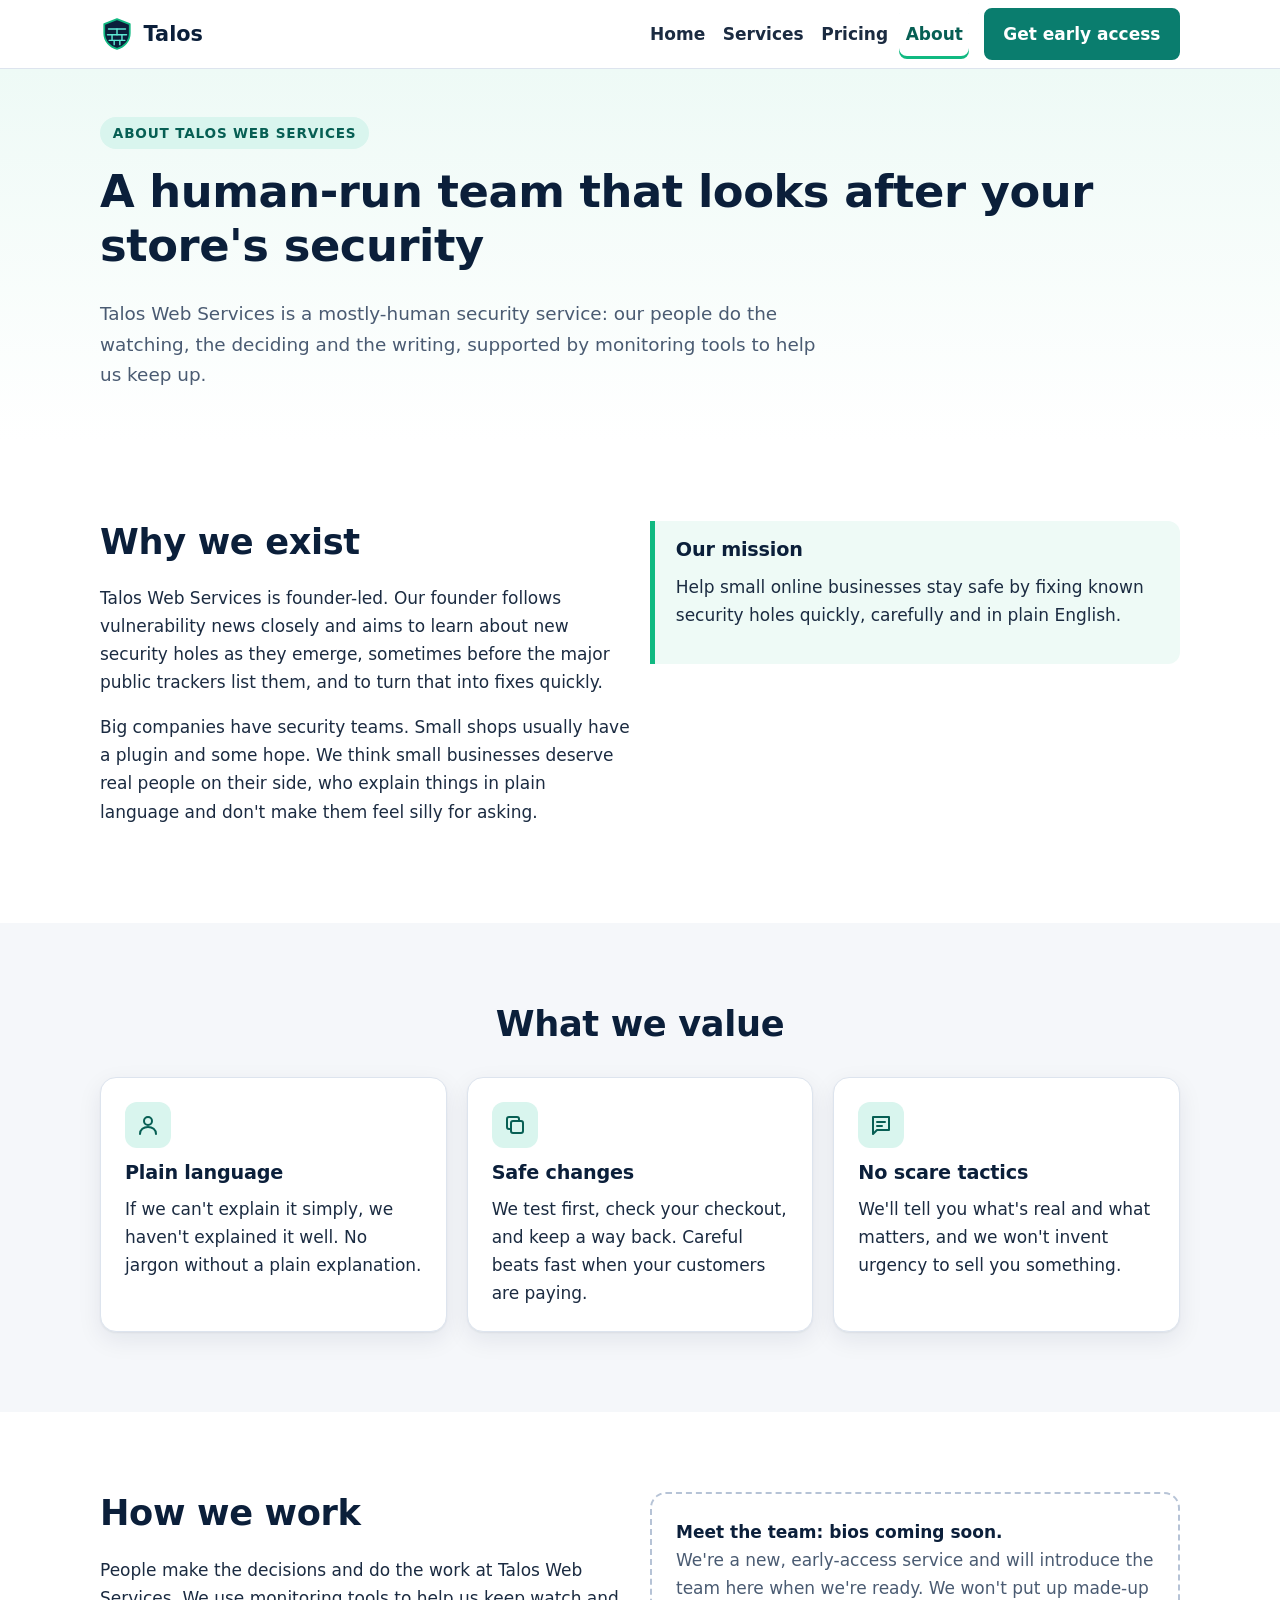
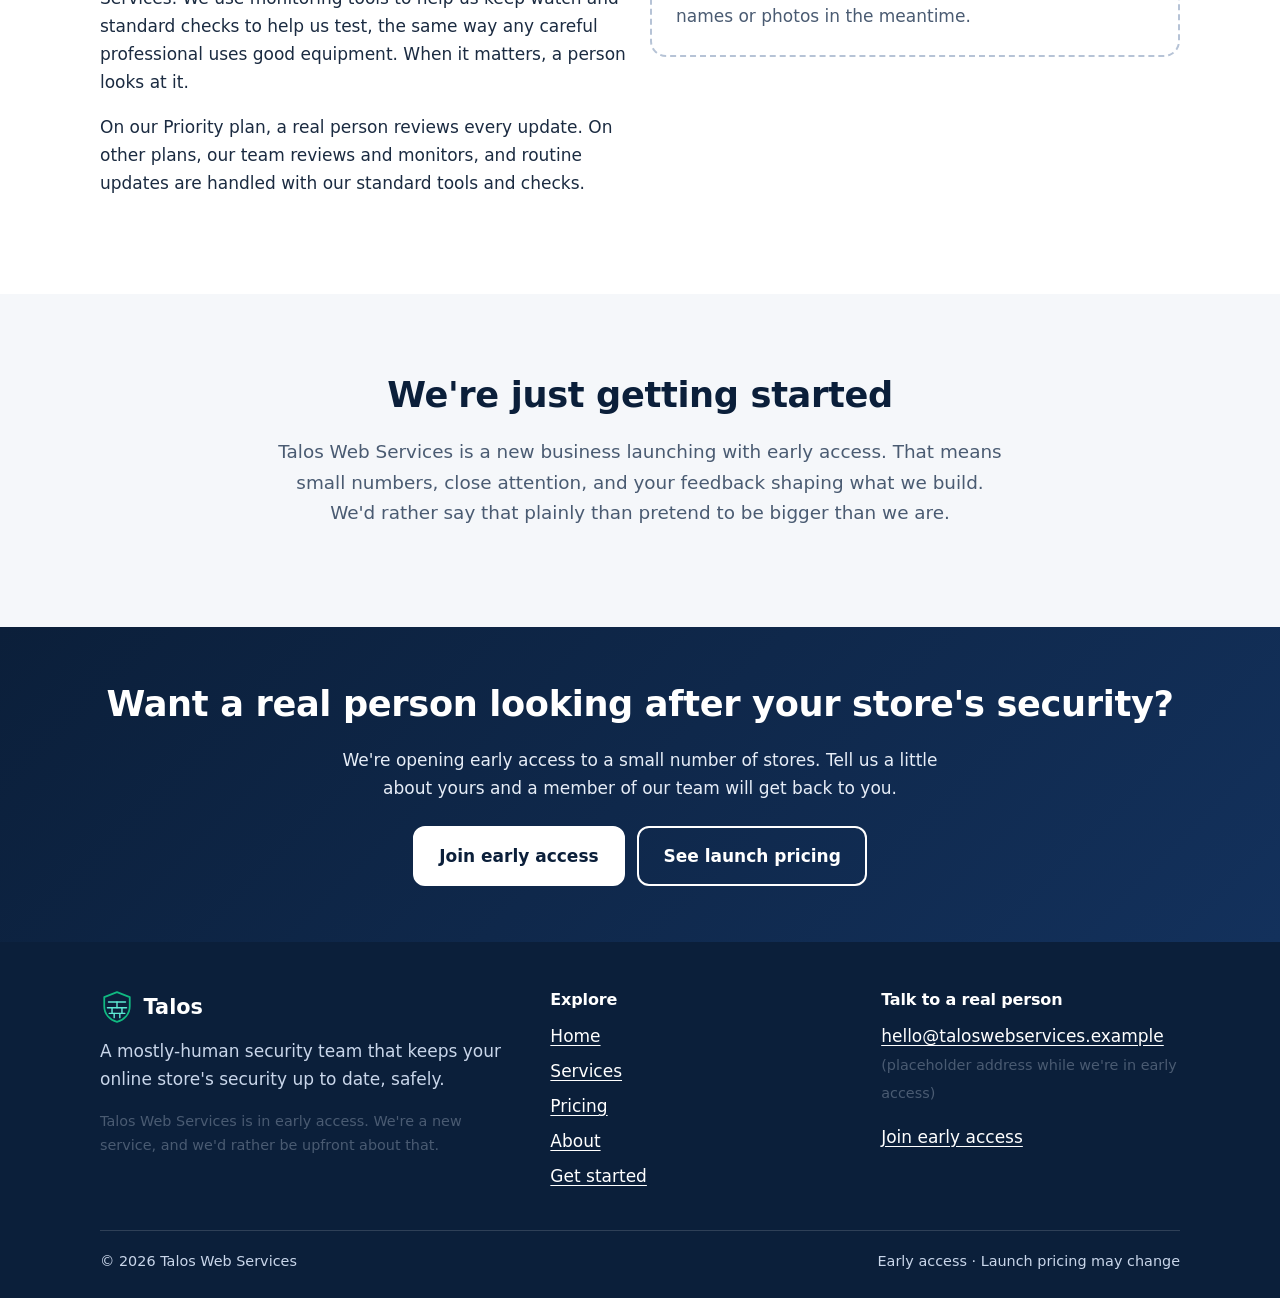
<file: about.html>
<!DOCTYPE html>
<html lang="en">
<head>
<meta charset="utf-8">
<meta name="viewport" content="width=device-width, initial-scale=1">
<title>About | Talos Web Services</title>
<meta name="description" content="Talos Web Services is a founder-led, mostly-human security team for small online stores. Plain language, safe changes, no scare tactics. Currently in early access.">
<meta name="theme-color" content="#0b1f3a">
<meta property="og:type" content="website">
<meta property="og:site_name" content="Talos Web Services">
<meta property="og:title" content="About | Talos Web Services">
<meta property="og:description" content="Talos Web Services is a founder-led, mostly-human security team for small online stores. Plain language, safe changes, no scare tactics. Currently in early access.">
<!-- Placeholder domain, not a live site: https://www.taloswebservices.example -->
<meta property="og:url" content="https://www.taloswebservices.example/about.html">
<meta name="twitter:card" content="summary">
<link rel="icon" href="data:image/svg+xml,%3Csvg xmlns='http://www.w3.org/2000/svg' viewBox='0 0 48 48'%3E%3Cpath d='M24 3 6 10v13c0 11 7.6 19.3 18 22 10.4-2.7 18-11 18-22V10L24 3Z' fill='%230b1f3a' stroke='%2310b981' stroke-width='3'/%3E%3Cpath d='M12 17h24M10.5 25h27M13 33h22M24 17v8M17 25v8M31 25v8M20 33v6M28 33v6' stroke='%235eead4' stroke-width='2' fill='none'/%3E%3C/svg%3E" type="image/svg+xml">
<link rel="stylesheet" href="style.css">
<script src="script.js" defer></script>
</head>
<body>
<a class="skip" href="#main">Skip to main content</a>
<header class="site-header">
  <div class="container bar">
    <a class="brand" href="index.html" aria-label="Talos Web Services home"><svg viewBox="0 0 48 48" role="img" aria-label="Talos logo: a shield" xmlns="http://www.w3.org/2000/svg"><path d="M24 3 6 10v13c0 11 7.6 19.3 18 22 10.4-2.7 18-11 18-22V10L24 3Z" fill="#0b1f3a"/><g fill="none" stroke="#5eead4" stroke-width="2" stroke-linecap="round"><path d="M12 17h24M10.5 25h27M13 33h22"/><path d="M24 17v8M17 25v8M31 25v8M20 33v6M28 33v6"/></g><path d="M24 3 6 10v13c0 11 7.6 19.3 18 22 10.4-2.7 18-11 18-22V10L24 3Z" fill="none" stroke="#10b981" stroke-width="2.5" stroke-linejoin="round"/></svg><span>Talos</span></a>
    <button class="nav-toggle" type="button" aria-expanded="false" aria-controls="site-nav"><span class="bars" aria-hidden="true"></span> Menu</button>
    <nav id="site-nav" class="nav" aria-label="Main">
        <a href="index.html">Home</a>
        <a href="services.html">Services</a>
        <a href="pricing.html">Pricing</a>
        <a href="about.html" aria-current="page">About</a>
        <a class="btn" href="contact.html">Get early access</a>
    </nav>
  </div>
</header>
<main id="main">
<section class="page-hero">
  <div class="container">
    <span class="eyebrow">About Talos Web Services</span>
    <h1>A human-run team that looks after your store's security</h1>
    <p class="lead">Talos Web Services is a mostly-human security service: our people do the watching, the deciding and the writing, supported by monitoring tools to help us keep up.</p>
  </div>
</section>

<section class="section" aria-labelledby="story-h">
  <div class="container grid two" style="align-items:start">
    <div>
      <h2 id="story-h">Why we exist</h2>
      <p>Talos Web Services is founder-led. Our founder follows vulnerability news closely and aims to learn about new security holes as they emerge, sometimes before the major public trackers list them, and to turn that into fixes quickly.</p>
      <p>Big companies have security teams. Small shops usually have a plugin and some hope. We think small businesses deserve real people on their side, who explain things in plain language and don't make them feel silly for asking.</p>
    </div>
    <div class="callout">
      <h3>Our mission</h3>
      <p>Help small online businesses stay safe by fixing known security holes quickly, carefully and in plain English.</p>
    </div>
  </div>
</section>

<section class="section soft" aria-labelledby="val-h">
  <div class="container">
    <h2 id="val-h" class="center">What we value</h2>
    <div class="grid three" style="margin-top:2rem">
      <div class="card"><span class="icon"><svg viewBox="0 0 24 24" fill="none" stroke="currentColor" stroke-width="2" stroke-linecap="round" stroke-linejoin="round" aria-hidden="true"><circle cx="12" cy="8" r="4"/><path d="M4 21c0-4.4 3.6-7 8-7s8 2.6 8 7"/></svg></span><h3>Plain language</h3><p>If we can't explain it simply, we haven't explained it well. No jargon without a plain explanation.</p></div>
      <div class="card"><span class="icon"><svg viewBox="0 0 24 24" fill="none" stroke="currentColor" stroke-width="2" stroke-linecap="round" stroke-linejoin="round" aria-hidden="true"><rect x="8" y="8" width="12" height="12" rx="2"/><path d="M16 8V6a2 2 0 0 0-2-2H6a2 2 0 0 0-2 2v8a2 2 0 0 0 2 2h2"/></svg></span><h3>Safe changes</h3><p>We test first, check your checkout, and keep a way back. Careful beats fast when your customers are paying.</p></div>
      <div class="card"><span class="icon"><svg viewBox="0 0 24 24" fill="none" stroke="currentColor" stroke-width="2" stroke-linecap="round" stroke-linejoin="round" aria-hidden="true"><path d="M4 4h16v13H8l-4 4V4Z"/><path d="M8 9h8M8 13h5"/></svg></span><h3>No scare tactics</h3><p>We'll tell you what's real and what matters, and we won't invent urgency to sell you something.</p></div>
    </div>
  </div>
</section>

<section class="section" aria-labelledby="how-h">
  <div class="container grid two" style="align-items:start">
    <div>
      <h2 id="how-h">How we work</h2>
      <p>People make the decisions and do the work at Talos Web Services. We use monitoring tools to help us keep watch and standard checks to help us test, the same way any careful professional uses good equipment. When it matters, a person looks at it.</p>
      <p>On our Priority plan, a real person reviews every update. On other plans, our team reviews and monitors, and routine updates are handled with our standard tools and checks.</p>
    </div>
    <div class="placeholder"><strong>Meet the team: bios coming soon.</strong><br>We're a new, early-access service and will introduce the team here when we're ready. We won't put up made-up names or photos in the meantime.</div>
  </div>
</section>

<section class="section soft" aria-labelledby="early-h">
  <div class="container center">
    <h2 id="early-h">We're just getting started</h2>
    <p class="lead">Talos Web Services is a new business launching with early access. That means small numbers, close attention, and your feedback shaping what we build. We'd rather say that plainly than pretend to be bigger than we are.</p>
  </div>
</section>

<section class="cta-band" aria-labelledby="cta-h">
  <div class="container">
    <h2 id="cta-h">Want a real person looking after your store's security?</h2>
    <p style="max-width:40rem;margin:0 auto">We're opening early access to a small number of stores. Tell us a little about yours and a member of our team will get back to you.</p>
    <div class="btn-row"><a class="btn light" href="contact.html">Join early access</a><a class="btn secondary" href="pricing.html">See launch pricing</a></div>
  </div>
</section>
</main>
<footer class="site-footer">
  <div class="container">
    <div class="foot-grid">
      <div>
        <a class="brand" href="index.html"><svg viewBox="0 0 48 48" role="img" aria-label="Talos logo: a shield" xmlns="http://www.w3.org/2000/svg"><path d="M24 3 6 10v13c0 11 7.6 19.3 18 22 10.4-2.7 18-11 18-22V10L24 3Z" fill="#0b1f3a"/><g fill="none" stroke="#5eead4" stroke-width="2" stroke-linecap="round"><path d="M12 17h24M10.5 25h27M13 33h22"/><path d="M24 17v8M17 25v8M31 25v8M20 33v6M28 33v6"/></g><path d="M24 3 6 10v13c0 11 7.6 19.3 18 22 10.4-2.7 18-11 18-22V10L24 3Z" fill="none" stroke="#10b981" stroke-width="2.5" stroke-linejoin="round"/></svg><span>Talos</span></a>
        <p style="margin-top:.8rem;max-width:26rem">A mostly-human security team that keeps your online store's security up to date, safely.</p>
        <p class="small">Talos Web Services is in early access. We're a new service, and we'd rather be upfront about that.</p>
      </div>
      <nav aria-label="Footer">
        <h2>Explore</h2>
        <ul>
          <li><a href="index.html">Home</a></li>
          <li><a href="services.html">Services</a></li>
          <li><a href="pricing.html">Pricing</a></li>
          <li><a href="about.html">About</a></li>
          <li><a href="contact.html">Get started</a></li>
        </ul>
      </nav>
      <div>
        <h2>Talk to a real person</h2>
        <p><a href="mailto:hello@taloswebservices.example">hello@taloswebservices.example</a><br><span class="small">(placeholder address while we're in early access)</span></p>
        <p><a href="contact.html">Join early access</a></p>
      </div>
    </div>
    <div class="legal"><span>&copy; 2026 Talos Web Services</span><span>Early access &middot; Launch pricing may change</span></div>
  </div>
</footer>
</body>
</html>
</file>
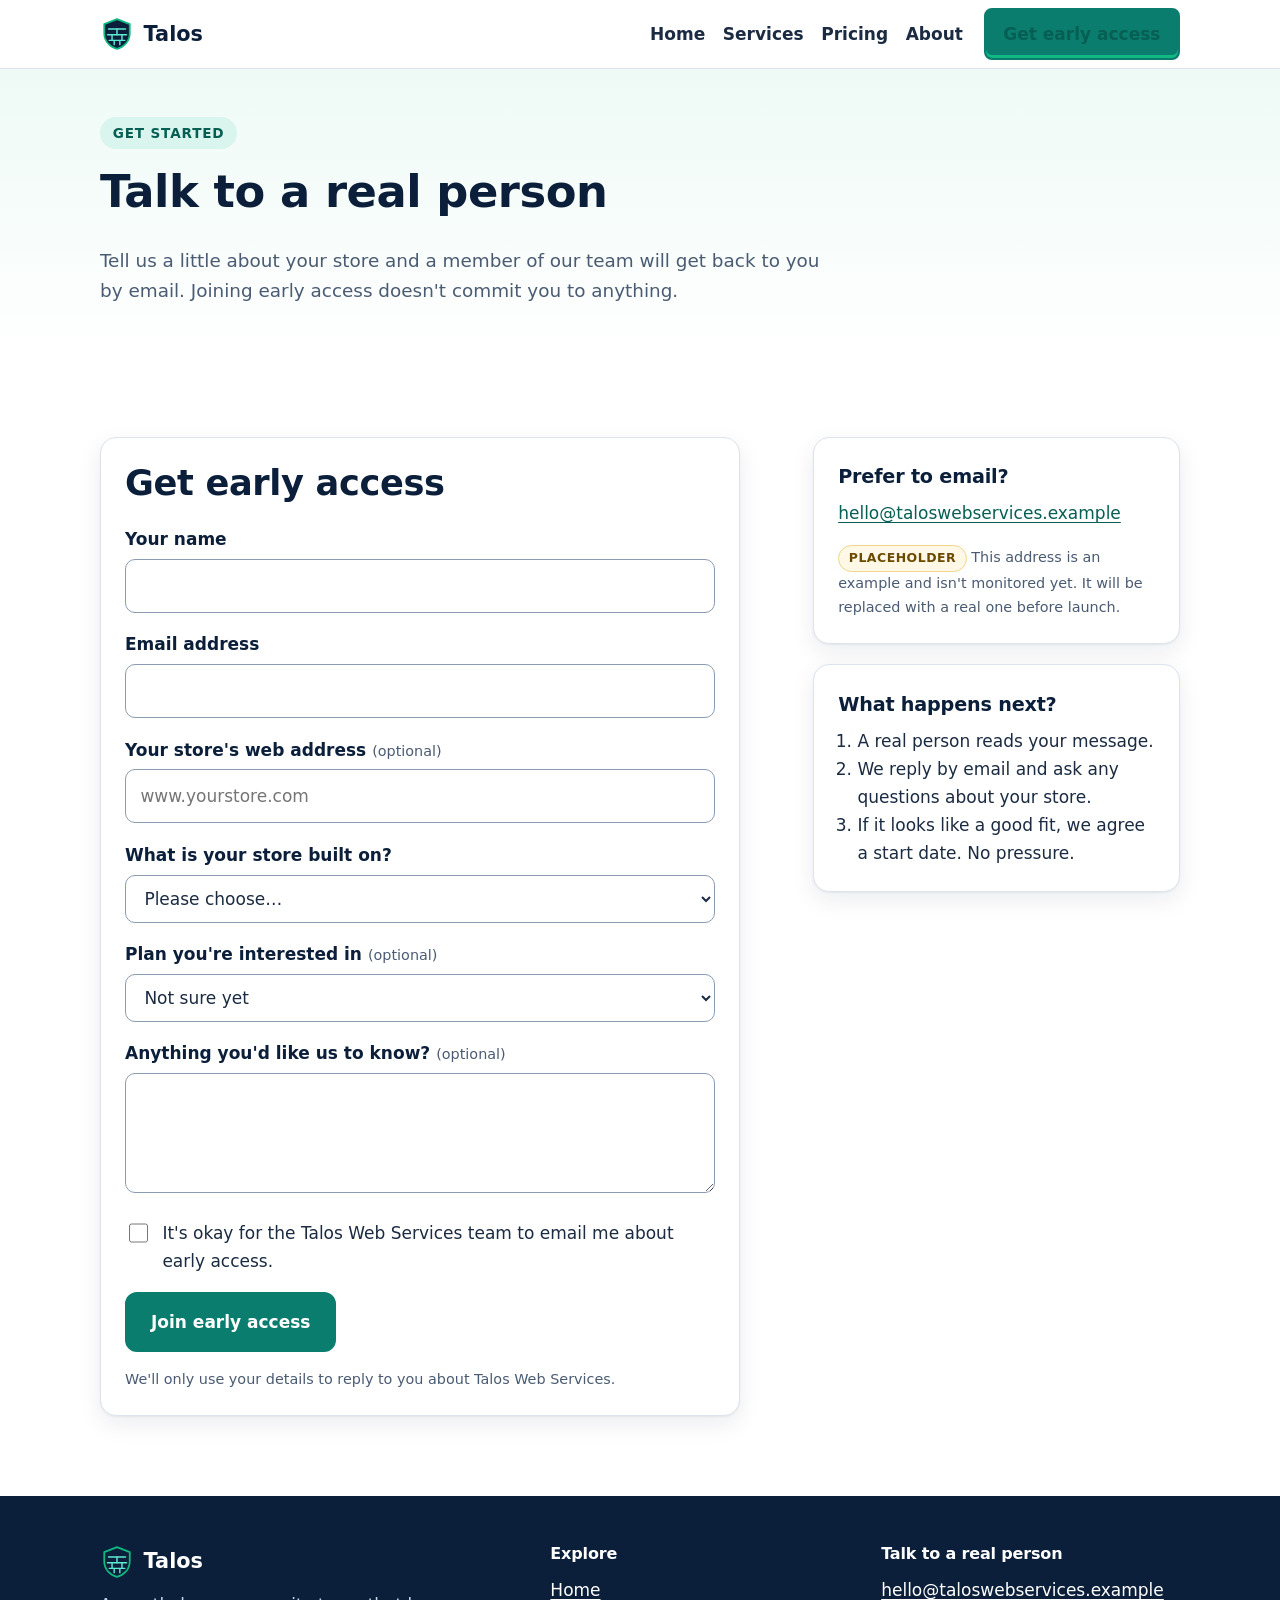
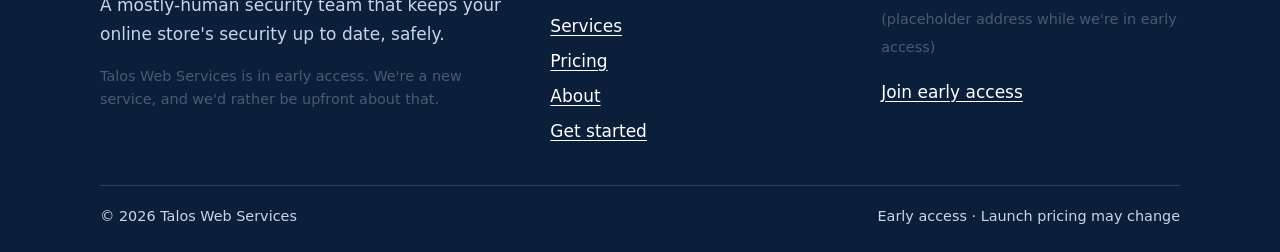
<file: contact.html>
<!DOCTYPE html>
<html lang="en">
<head>
<meta charset="utf-8">
<meta name="viewport" content="width=device-width, initial-scale=1">
<title>Get started | Talos Web Services</title>
<meta name="description" content="Join Talos Web Services early access. Tell us about your online store and a real person from our team will reply by email.">
<meta name="theme-color" content="#0b1f3a">
<meta property="og:type" content="website">
<meta property="og:site_name" content="Talos Web Services">
<meta property="og:title" content="Get started | Talos Web Services">
<meta property="og:description" content="Join Talos Web Services early access. Tell us about your online store and a real person from our team will reply by email.">
<!-- Placeholder domain, not a live site: https://www.taloswebservices.example -->
<meta property="og:url" content="https://www.taloswebservices.example/contact.html">
<meta name="twitter:card" content="summary">
<link rel="icon" href="data:image/svg+xml,%3Csvg xmlns='http://www.w3.org/2000/svg' viewBox='0 0 48 48'%3E%3Cpath d='M24 3 6 10v13c0 11 7.6 19.3 18 22 10.4-2.7 18-11 18-22V10L24 3Z' fill='%230b1f3a' stroke='%2310b981' stroke-width='3'/%3E%3Cpath d='M12 17h24M10.5 25h27M13 33h22M24 17v8M17 25v8M31 25v8M20 33v6M28 33v6' stroke='%235eead4' stroke-width='2' fill='none'/%3E%3C/svg%3E" type="image/svg+xml">
<link rel="stylesheet" href="style.css">
<script src="script.js" defer></script>
</head>
<body>
<a class="skip" href="#main">Skip to main content</a>
<header class="site-header">
  <div class="container bar">
    <a class="brand" href="index.html" aria-label="Talos Web Services home"><svg viewBox="0 0 48 48" role="img" aria-label="Talos logo: a shield" xmlns="http://www.w3.org/2000/svg"><path d="M24 3 6 10v13c0 11 7.6 19.3 18 22 10.4-2.7 18-11 18-22V10L24 3Z" fill="#0b1f3a"/><g fill="none" stroke="#5eead4" stroke-width="2" stroke-linecap="round"><path d="M12 17h24M10.5 25h27M13 33h22"/><path d="M24 17v8M17 25v8M31 25v8M20 33v6M28 33v6"/></g><path d="M24 3 6 10v13c0 11 7.6 19.3 18 22 10.4-2.7 18-11 18-22V10L24 3Z" fill="none" stroke="#10b981" stroke-width="2.5" stroke-linejoin="round"/></svg><span>Talos</span></a>
    <button class="nav-toggle" type="button" aria-expanded="false" aria-controls="site-nav"><span class="bars" aria-hidden="true"></span> Menu</button>
    <nav id="site-nav" class="nav" aria-label="Main">
        <a href="index.html">Home</a>
        <a href="services.html">Services</a>
        <a href="pricing.html">Pricing</a>
        <a href="about.html">About</a>
        <a class="btn" href="contact.html" aria-current="page">Get early access</a>
    </nav>
  </div>
</header>
<main id="main">
<section class="page-hero">
  <div class="container">
    <span class="eyebrow">Get started</span>
    <h1>Talk to a real person</h1>
    <p class="lead">Tell us a little about your store and a member of our team will get back to you by email. Joining early access doesn't commit you to anything.</p>
  </div>
</section>

<section class="section" aria-labelledby="form-h">
  <div class="container contact-grid">
    <div class="card form-card">
      <!--
        IMPORTANT (developer note): this form is FRONT-END ONLY. It validates input in the browser (script.js)
        and shows a friendly confirmation, but it does NOT send or store anything.
        Before going live, connect it to a real backend, for example:
          - Formspree: set  <form action="https://formspree.io/f/YOUR_ID" method="POST">  and submit via fetch/normal POST
          - Netlify Forms: add  data-netlify="true" name="start"  and a hidden "form-name" input
          - or a small PHP mail handler (e.g. contact-handler.php) that validates and emails the team
        Then update the submit handler in script.js (see the TODO there). See README.md.
      -->
      <h2 id="form-h">Get early access</h2>
      <form id="start-form" novalidate>
        <div class="field">
          <label for="name">Your name</label>
          <input id="name" name="name" type="text" autocomplete="name" aria-describedby="name-error" required>
          <p class="error" id="name-error" role="alert"></p>
        </div>
        <div class="field">
          <label for="email">Email address</label>
          <input id="email" name="email" type="email" autocomplete="email" aria-describedby="email-error" required>
          <p class="error" id="email-error" role="alert"></p>
        </div>
        <div class="field">
          <label for="site">Your store's web address <span class="hint">(optional)</span></label>
          <input id="site" name="site" type="text" inputmode="url" autocomplete="url" placeholder="www.yourstore.com" aria-describedby="site-error">
          <p class="error" id="site-error" role="alert"></p>
        </div>
        <div class="field">
          <label for="platform">What is your store built on?</label>
          <select id="platform" name="platform" aria-describedby="platform-error" required>
            <option value="">Please choose&hellip;</option>
            <option>WooCommerce</option><option>WordPress</option><option>Magento</option><option>Shopware</option>
            <option>Something else</option><option>Not sure</option>
          </select>
          <p class="error" id="platform-error" role="alert"></p>
        </div>
        <div class="field">
          <label for="plan">Plan you're interested in <span class="hint">(optional)</span></label>
          <select id="plan" name="plan">
            <option value="">Not sure yet</option>
            <option value="essentials">Essentials ($149 setup + $39/month)</option>
            <option value="standard">Standard ($199 setup + $69/month)</option>
            <option value="priority">Priority ($299 setup + $99/month)</option>
          </select>
        </div>
        <div class="field">
          <label for="message">Anything you'd like us to know? <span class="hint">(optional)</span></label>
          <textarea id="message" name="message"></textarea>
        </div>
        <div class="field">
          <div class="checkrow">
            <input id="consent" name="consent" type="checkbox" aria-describedby="consent-error">
            <label for="consent">It's okay for the Talos Web Services team to email me about early access.</label>
          </div>
          <p class="error" id="consent-error" role="alert"></p>
        </div>
        <button class="btn" type="submit">Join early access</button>
        <p class="small" style="margin-top:1rem">We'll only use your details to reply to you about Talos Web Services.</p>
      </form>
      <div id="thanks" class="success" tabindex="-1" role="status" hidden>
        <h2>Thank you, <span id="thanks-name"></span>!</h2>
        <p>Thanks for your interest in Talos Web Services. A member of our team will be in touch by email.</p>
        <p class="small"><strong>Demo note:</strong> this website preview doesn't send messages yet, so nothing has been delivered. The form needs a backend before launch (see README).</p>
        <p><a href="index.html">Back to the home page</a></p>
      </div>
    </div>

    <aside aria-label="Other ways to reach us">
      <div class="card">
        <h3>Prefer to email?</h3>
        <p><a href="mailto:hello@taloswebservices.example">hello@taloswebservices.example</a></p>
        <p class="small"><span class="badge">Placeholder</span> This address is an example and isn't monitored yet. It will be replaced with a real one before launch.</p>
      </div>
      <div class="card" style="margin-top:1.25rem">
        <h3>What happens next?</h3>
        <ol style="padding-left:1.2rem;margin:0">
          <li>A real person reads your message.</li>
          <li>We reply by email and ask any questions about your store.</li>
          <li>If it looks like a good fit, we agree a start date. No pressure.</li>
        </ol>
      </div>
    </aside>
  </div>
</section>
</main>
<footer class="site-footer">
  <div class="container">
    <div class="foot-grid">
      <div>
        <a class="brand" href="index.html"><svg viewBox="0 0 48 48" role="img" aria-label="Talos logo: a shield" xmlns="http://www.w3.org/2000/svg"><path d="M24 3 6 10v13c0 11 7.6 19.3 18 22 10.4-2.7 18-11 18-22V10L24 3Z" fill="#0b1f3a"/><g fill="none" stroke="#5eead4" stroke-width="2" stroke-linecap="round"><path d="M12 17h24M10.5 25h27M13 33h22"/><path d="M24 17v8M17 25v8M31 25v8M20 33v6M28 33v6"/></g><path d="M24 3 6 10v13c0 11 7.6 19.3 18 22 10.4-2.7 18-11 18-22V10L24 3Z" fill="none" stroke="#10b981" stroke-width="2.5" stroke-linejoin="round"/></svg><span>Talos</span></a>
        <p style="margin-top:.8rem;max-width:26rem">A mostly-human security team that keeps your online store's security up to date, safely.</p>
        <p class="small">Talos Web Services is in early access. We're a new service, and we'd rather be upfront about that.</p>
      </div>
      <nav aria-label="Footer">
        <h2>Explore</h2>
        <ul>
          <li><a href="index.html">Home</a></li>
          <li><a href="services.html">Services</a></li>
          <li><a href="pricing.html">Pricing</a></li>
          <li><a href="about.html">About</a></li>
          <li><a href="contact.html">Get started</a></li>
        </ul>
      </nav>
      <div>
        <h2>Talk to a real person</h2>
        <p><a href="mailto:hello@taloswebservices.example">hello@taloswebservices.example</a><br><span class="small">(placeholder address while we're in early access)</span></p>
        <p><a href="contact.html">Join early access</a></p>
      </div>
    </div>
    <div class="legal"><span>&copy; 2026 Talos Web Services</span><span>Early access &middot; Launch pricing may change</span></div>
  </div>
</footer>
</body>
</html>
</file>
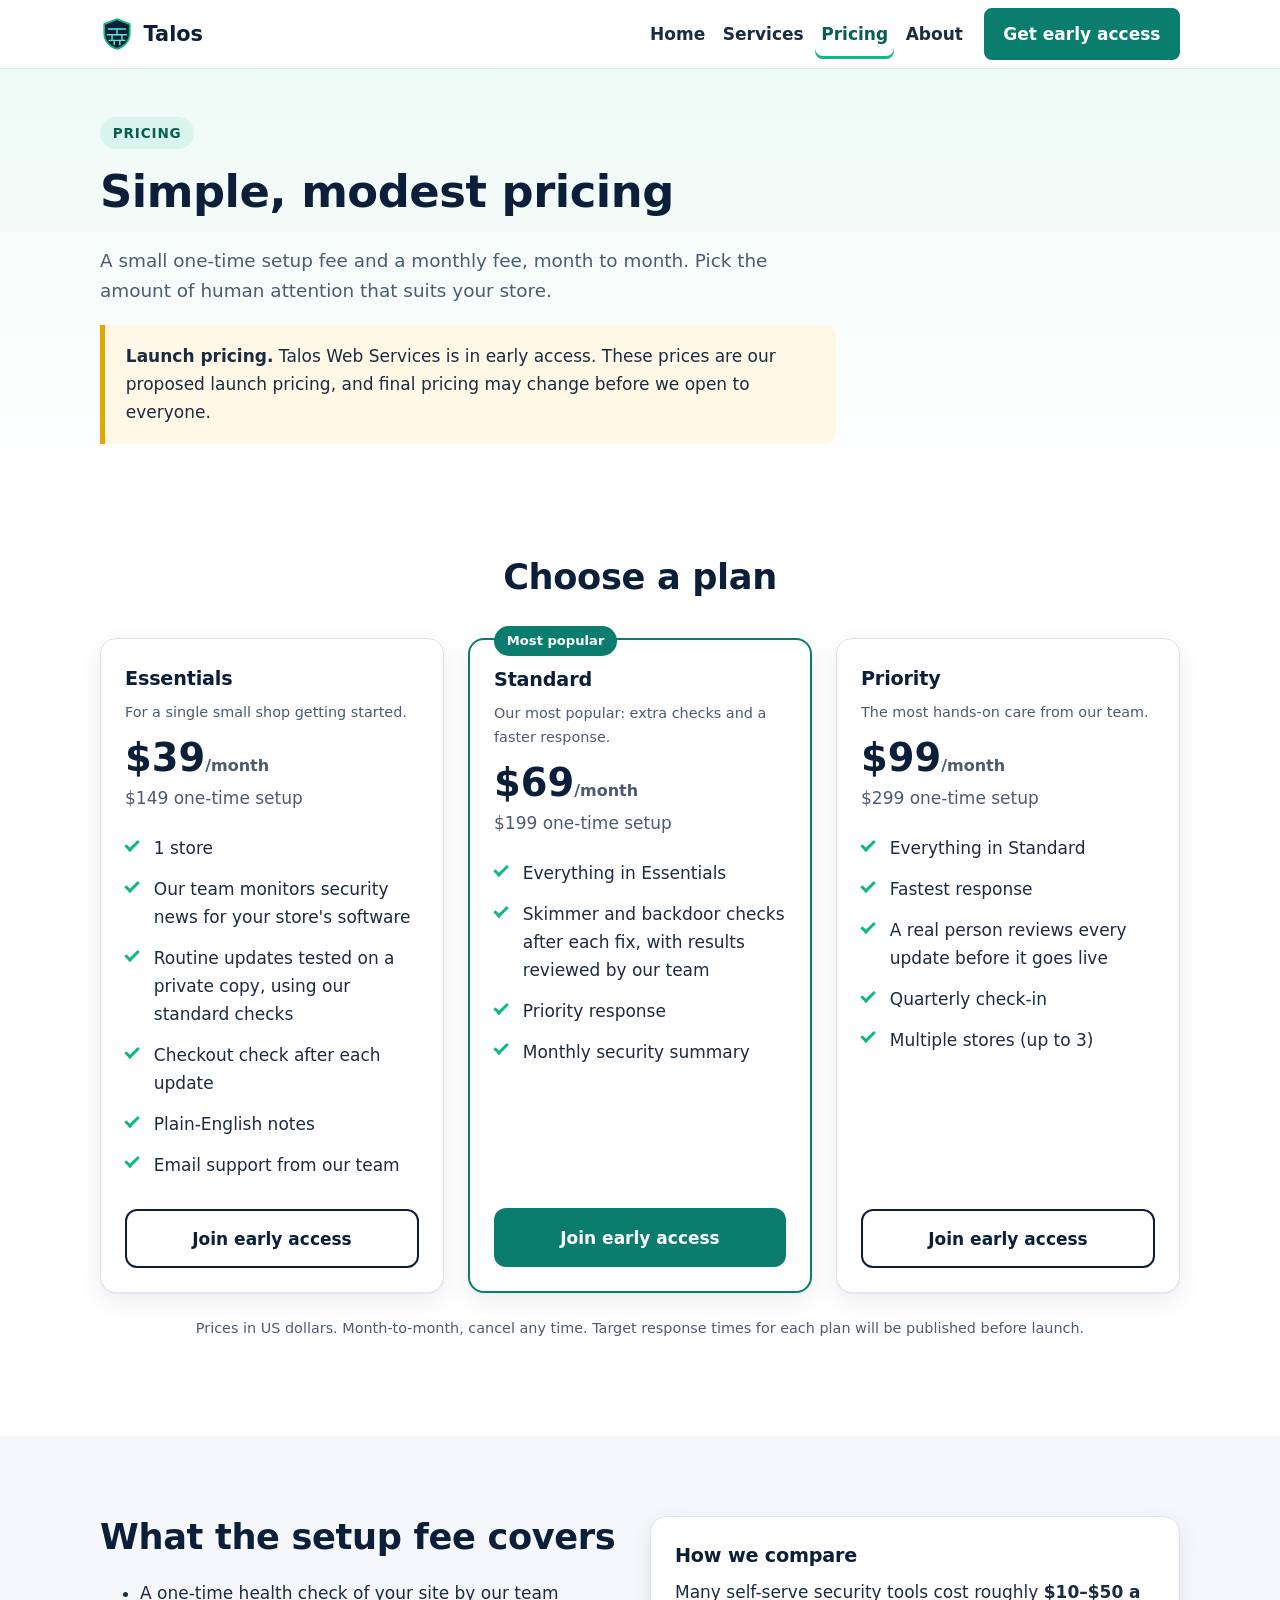
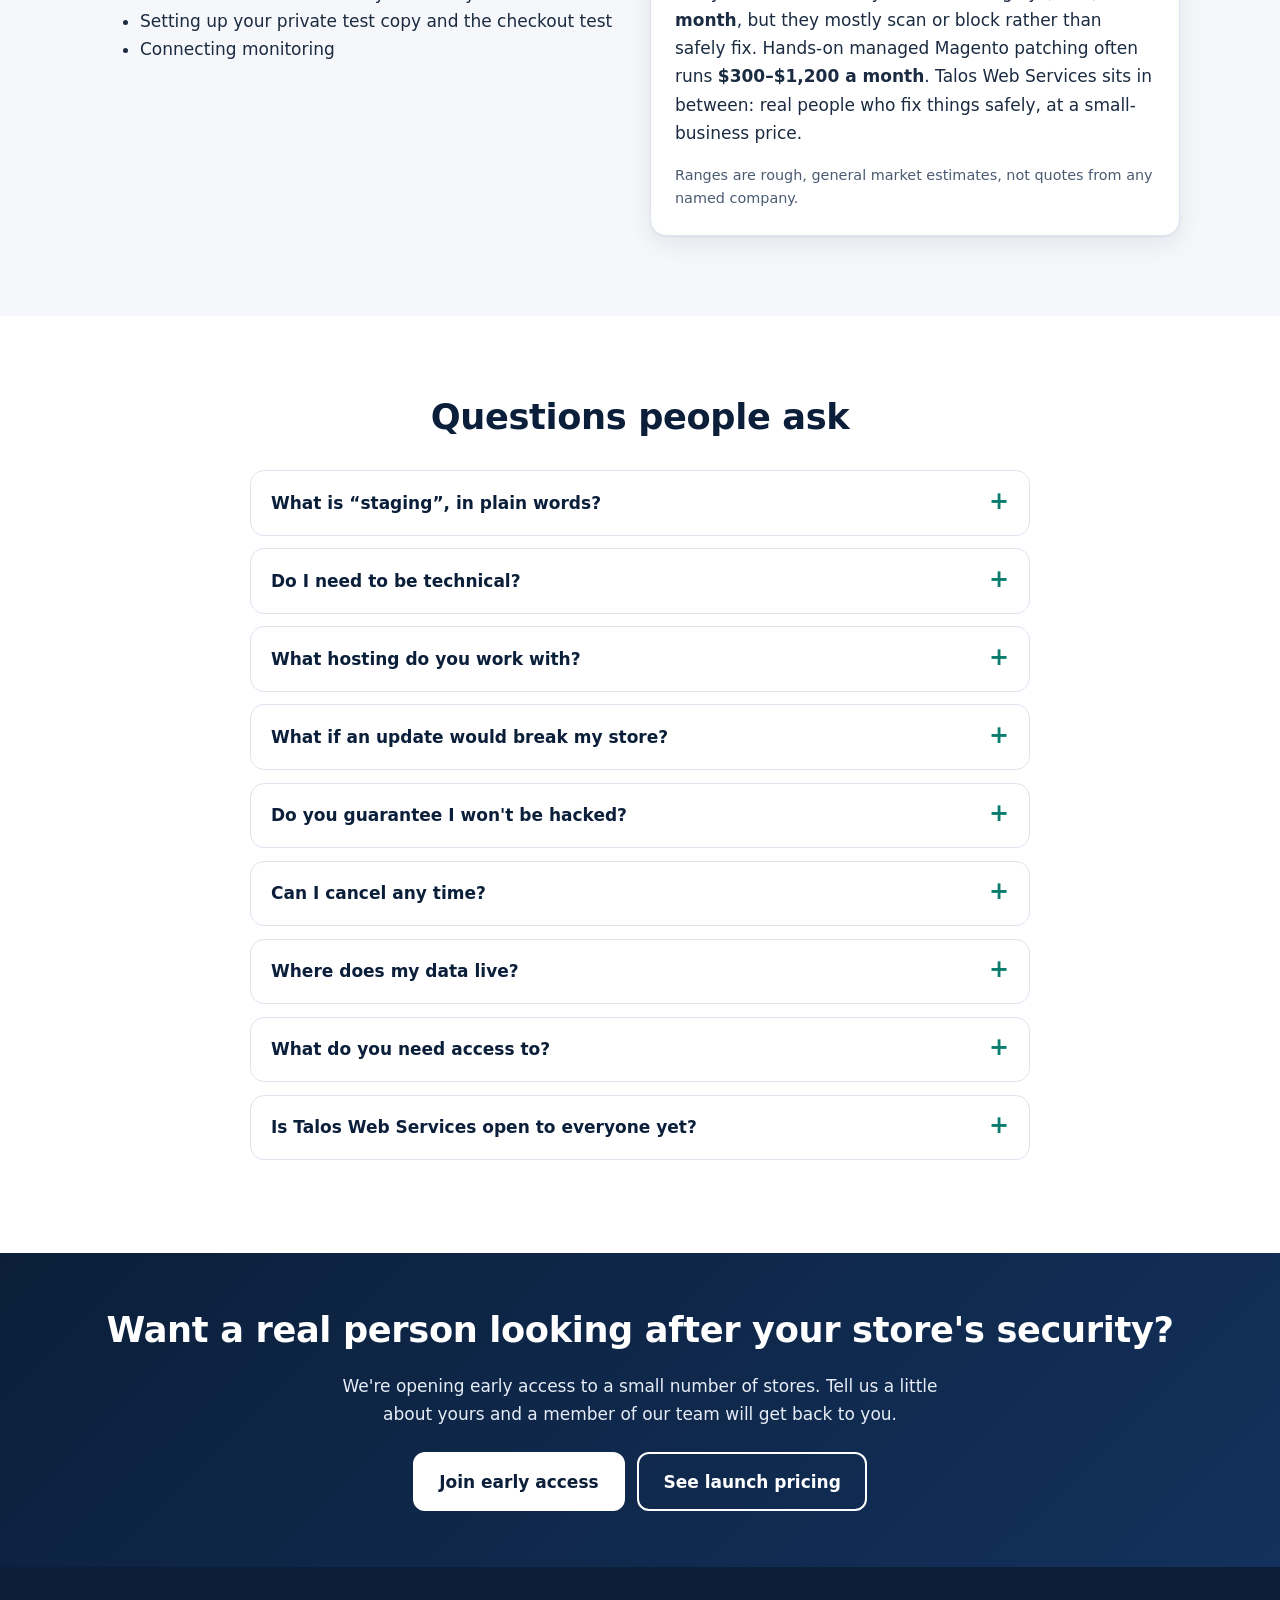
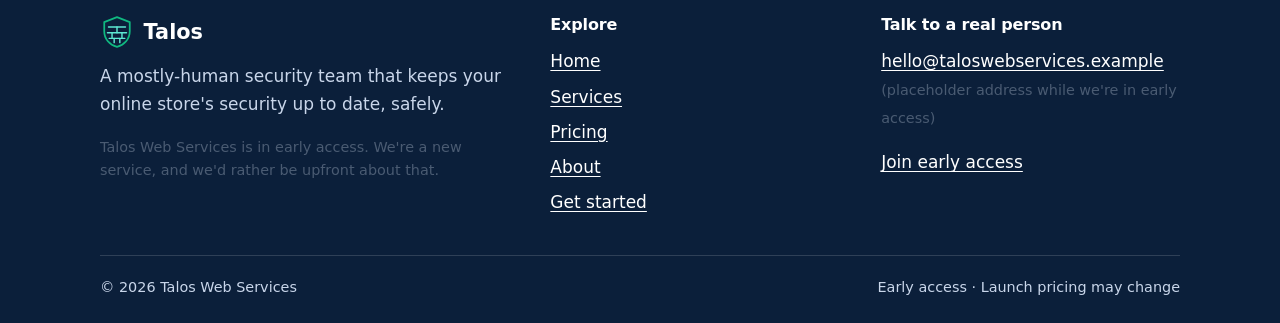
<file: pricing.html>
<!DOCTYPE html>
<html lang="en">
<head>
<meta charset="utf-8">
<meta name="viewport" content="width=device-width, initial-scale=1">
<title>Pricing | Talos Web Services</title>
<meta name="description" content="Talos Web Services launch pricing: Essentials, Standard and Priority plans for small online stores, month to month. Early access open. Final pricing may change.">
<meta name="theme-color" content="#0b1f3a">
<meta property="og:type" content="website">
<meta property="og:site_name" content="Talos Web Services">
<meta property="og:title" content="Pricing | Talos Web Services">
<meta property="og:description" content="Talos Web Services launch pricing: Essentials, Standard and Priority plans for small online stores, month to month. Early access open. Final pricing may change.">
<!-- Placeholder domain, not a live site: https://www.taloswebservices.example -->
<meta property="og:url" content="https://www.taloswebservices.example/pricing.html">
<meta name="twitter:card" content="summary">
<link rel="icon" href="data:image/svg+xml,%3Csvg xmlns='http://www.w3.org/2000/svg' viewBox='0 0 48 48'%3E%3Cpath d='M24 3 6 10v13c0 11 7.6 19.3 18 22 10.4-2.7 18-11 18-22V10L24 3Z' fill='%230b1f3a' stroke='%2310b981' stroke-width='3'/%3E%3Cpath d='M12 17h24M10.5 25h27M13 33h22M24 17v8M17 25v8M31 25v8M20 33v6M28 33v6' stroke='%235eead4' stroke-width='2' fill='none'/%3E%3C/svg%3E" type="image/svg+xml">
<link rel="stylesheet" href="style.css">
<script src="script.js" defer></script>
</head>
<body>
<a class="skip" href="#main">Skip to main content</a>
<header class="site-header">
  <div class="container bar">
    <a class="brand" href="index.html" aria-label="Talos Web Services home"><svg viewBox="0 0 48 48" role="img" aria-label="Talos logo: a shield" xmlns="http://www.w3.org/2000/svg"><path d="M24 3 6 10v13c0 11 7.6 19.3 18 22 10.4-2.7 18-11 18-22V10L24 3Z" fill="#0b1f3a"/><g fill="none" stroke="#5eead4" stroke-width="2" stroke-linecap="round"><path d="M12 17h24M10.5 25h27M13 33h22"/><path d="M24 17v8M17 25v8M31 25v8M20 33v6M28 33v6"/></g><path d="M24 3 6 10v13c0 11 7.6 19.3 18 22 10.4-2.7 18-11 18-22V10L24 3Z" fill="none" stroke="#10b981" stroke-width="2.5" stroke-linejoin="round"/></svg><span>Talos</span></a>
    <button class="nav-toggle" type="button" aria-expanded="false" aria-controls="site-nav"><span class="bars" aria-hidden="true"></span> Menu</button>
    <nav id="site-nav" class="nav" aria-label="Main">
        <a href="index.html">Home</a>
        <a href="services.html">Services</a>
        <a href="pricing.html" aria-current="page">Pricing</a>
        <a href="about.html">About</a>
        <a class="btn" href="contact.html">Get early access</a>
    </nav>
  </div>
</header>
<main id="main">
<section class="page-hero">
  <div class="container">
    <span class="eyebrow">Pricing</span>
    <h1>Simple, modest pricing</h1>
    <p class="lead">A small one-time setup fee and a monthly fee, month to month. Pick the amount of human attention that suits your store.</p>
    <div class="callout warn" style="max-width:46rem"><strong>Launch pricing.</strong> Talos Web Services is in early access. These prices are our proposed launch pricing, and final pricing may change before we open to everyone.</div>
  </div>
</section>

<section class="section" aria-labelledby="plans-h">
  <div class="container">
    <h2 id="plans-h" class="center">Choose a plan</h2>
    <div class="plans" style="margin-top:2.5rem">
      <div class="card plan">
  <h3>Essentials</h3><p class="small">For a single small shop getting started.</p>
  <div class="price">$39<small>/month</small></div>
  <p class="setup">$149 one-time setup</p>
  <ul><li>1 store</li><li>Our team monitors security news for your store's software</li><li>Routine updates tested on a private copy, using our standard checks</li><li>Checkout check after each update</li><li>Plain-English notes</li><li>Email support from our team</li></ul>
  <a class="btn secondary" href="contact.html?plan=essentials">Join early access</a>
</div>
      <div class="card plan popular"><span class="tag">Most popular</span>
  <h3>Standard</h3><p class="small">Our most popular: extra checks and a faster response.</p>
  <div class="price">$69<small>/month</small></div>
  <p class="setup">$199 one-time setup</p>
  <ul><li>Everything in Essentials</li><li>Skimmer and backdoor checks after each fix, with results reviewed by our team</li><li>Priority response</li><li>Monthly security summary</li></ul>
  <a class="btn" href="contact.html?plan=standard">Join early access</a>
</div>
      <div class="card plan">
  <h3>Priority</h3><p class="small">The most hands-on care from our team.</p>
  <div class="price">$99<small>/month</small></div>
  <p class="setup">$299 one-time setup</p>
  <ul><li>Everything in Standard</li><li>Fastest response</li><li>A real person reviews every update before it goes live</li><li>Quarterly check-in</li><li>Multiple stores (up to 3)</li></ul>
  <a class="btn secondary" href="contact.html?plan=priority">Join early access</a>
</div>
    </div>
    <p class="small center" style="margin-top:1.5rem">Prices in US dollars. Month-to-month, cancel any time. Target response times for each plan will be published before launch.</p>
  </div>
</section>

<section class="section soft" aria-labelledby="setup-h">
  <div class="container grid two" style="align-items:start">
    <div>
      <h2 id="setup-h">What the setup fee covers</h2>
      <ul>
        <li>A one-time health check of your site by our team</li>
        <li>Setting up your private test copy and the checkout test</li>
        <li>Connecting monitoring</li>
      </ul>
    </div>
    <div class="card">
      <h3>How we compare</h3>
      <p>Many self-serve security tools cost roughly <strong>$10&ndash;$50 a month</strong>, but they mostly scan or block rather than safely fix. Hands-on managed Magento patching often runs <strong>$300&ndash;$1,200 a month</strong>. Talos Web Services sits in between: real people who fix things safely, at a small-business price.</p>
      <p class="small">Ranges are rough, general market estimates, not quotes from any named company.</p>
    </div>
  </div>
</section>

<section class="section faq" aria-labelledby="faq-h">
  <div class="container" style="max-width:820px">
    <h2 id="faq-h" class="center">Questions people ask</h2>
    <div style="margin-top:2rem">
      <details><summary>What is &ldquo;staging&rdquo;, in plain words?</summary><p>It's a private copy of your store that only we can see. We try each fix there first, so if something goes wrong, your real store and real customers are never affected.</p></details>
      <details><summary>Do I need to be technical?</summary><p>No. We do the technical work and explain it in plain English. If we need something from you, we'll tell you exactly what and how.</p></details>
      <details><summary>What hosting do you work with?</summary><p>We're built for stores on WooCommerce, WordPress, Magento and Shopware. Hosting setups vary a lot, so during early access we'll check yours with you before you sign up. Sometimes the PHP update itself has to be done by your hosting company. In that case we'll tell you exactly what to ask them for, and test your store on the new version first.</p></details>
      <details><summary>What if an update would break my store?</summary><p>That's the whole reason we test on a copy first. If a fix causes trouble there, we don't put it on your live store. We work out a safer way, and a person on our team will let you know. And if something unexpected happens after a live update, a rollback is ready.</p></details>
      <details><summary>Do you guarantee I won't be hacked?</summary><p>No, and no one honestly can. What we do is reduce the risk by fixing known security holes quickly and safely, with checks along the way.</p></details>
      <details><summary>Can I cancel any time?</summary><p>Yes. Plans are month to month.</p></details>
      <details><summary>Where does my data live?</summary><p>Our aim is to keep your private test copy in a private, access-controlled place, and to remove it when you leave. We'll confirm the exact details in writing, and in our privacy policy, before we take on customers. <em>(Privacy policy: coming soon.)</em></p></details>
      <details><summary>What do you need access to?</summary><p>Enough access to your store and hosting to make a test copy and apply updates, which we'll agree with you up front. We'll ask only for what we need, and we'll explain why. We never ask you to email us passwords.</p></details>
      <details><summary>Is Talos Web Services open to everyone yet?</summary><p>Not yet. We're launching with early access and a waitlist, so we can look after each store properly. Joining early access doesn't commit you to anything.</p></details>
    </div>
  </div>
</section>

<section class="cta-band" aria-labelledby="cta-h">
  <div class="container">
    <h2 id="cta-h">Want a real person looking after your store's security?</h2>
    <p style="max-width:40rem;margin:0 auto">We're opening early access to a small number of stores. Tell us a little about yours and a member of our team will get back to you.</p>
    <div class="btn-row"><a class="btn light" href="contact.html">Join early access</a><a class="btn secondary" href="pricing.html">See launch pricing</a></div>
  </div>
</section>
</main>
<footer class="site-footer">
  <div class="container">
    <div class="foot-grid">
      <div>
        <a class="brand" href="index.html"><svg viewBox="0 0 48 48" role="img" aria-label="Talos logo: a shield" xmlns="http://www.w3.org/2000/svg"><path d="M24 3 6 10v13c0 11 7.6 19.3 18 22 10.4-2.7 18-11 18-22V10L24 3Z" fill="#0b1f3a"/><g fill="none" stroke="#5eead4" stroke-width="2" stroke-linecap="round"><path d="M12 17h24M10.5 25h27M13 33h22"/><path d="M24 17v8M17 25v8M31 25v8M20 33v6M28 33v6"/></g><path d="M24 3 6 10v13c0 11 7.6 19.3 18 22 10.4-2.7 18-11 18-22V10L24 3Z" fill="none" stroke="#10b981" stroke-width="2.5" stroke-linejoin="round"/></svg><span>Talos</span></a>
        <p style="margin-top:.8rem;max-width:26rem">A mostly-human security team that keeps your online store's security up to date, safely.</p>
        <p class="small">Talos Web Services is in early access. We're a new service, and we'd rather be upfront about that.</p>
      </div>
      <nav aria-label="Footer">
        <h2>Explore</h2>
        <ul>
          <li><a href="index.html">Home</a></li>
          <li><a href="services.html">Services</a></li>
          <li><a href="pricing.html">Pricing</a></li>
          <li><a href="about.html">About</a></li>
          <li><a href="contact.html">Get started</a></li>
        </ul>
      </nav>
      <div>
        <h2>Talk to a real person</h2>
        <p><a href="mailto:hello@taloswebservices.example">hello@taloswebservices.example</a><br><span class="small">(placeholder address while we're in early access)</span></p>
        <p><a href="contact.html">Join early access</a></p>
      </div>
    </div>
    <div class="legal"><span>&copy; 2026 Talos Web Services</span><span>Early access &middot; Launch pricing may change</span></div>
  </div>
</footer>
</body>
</html>
</file>
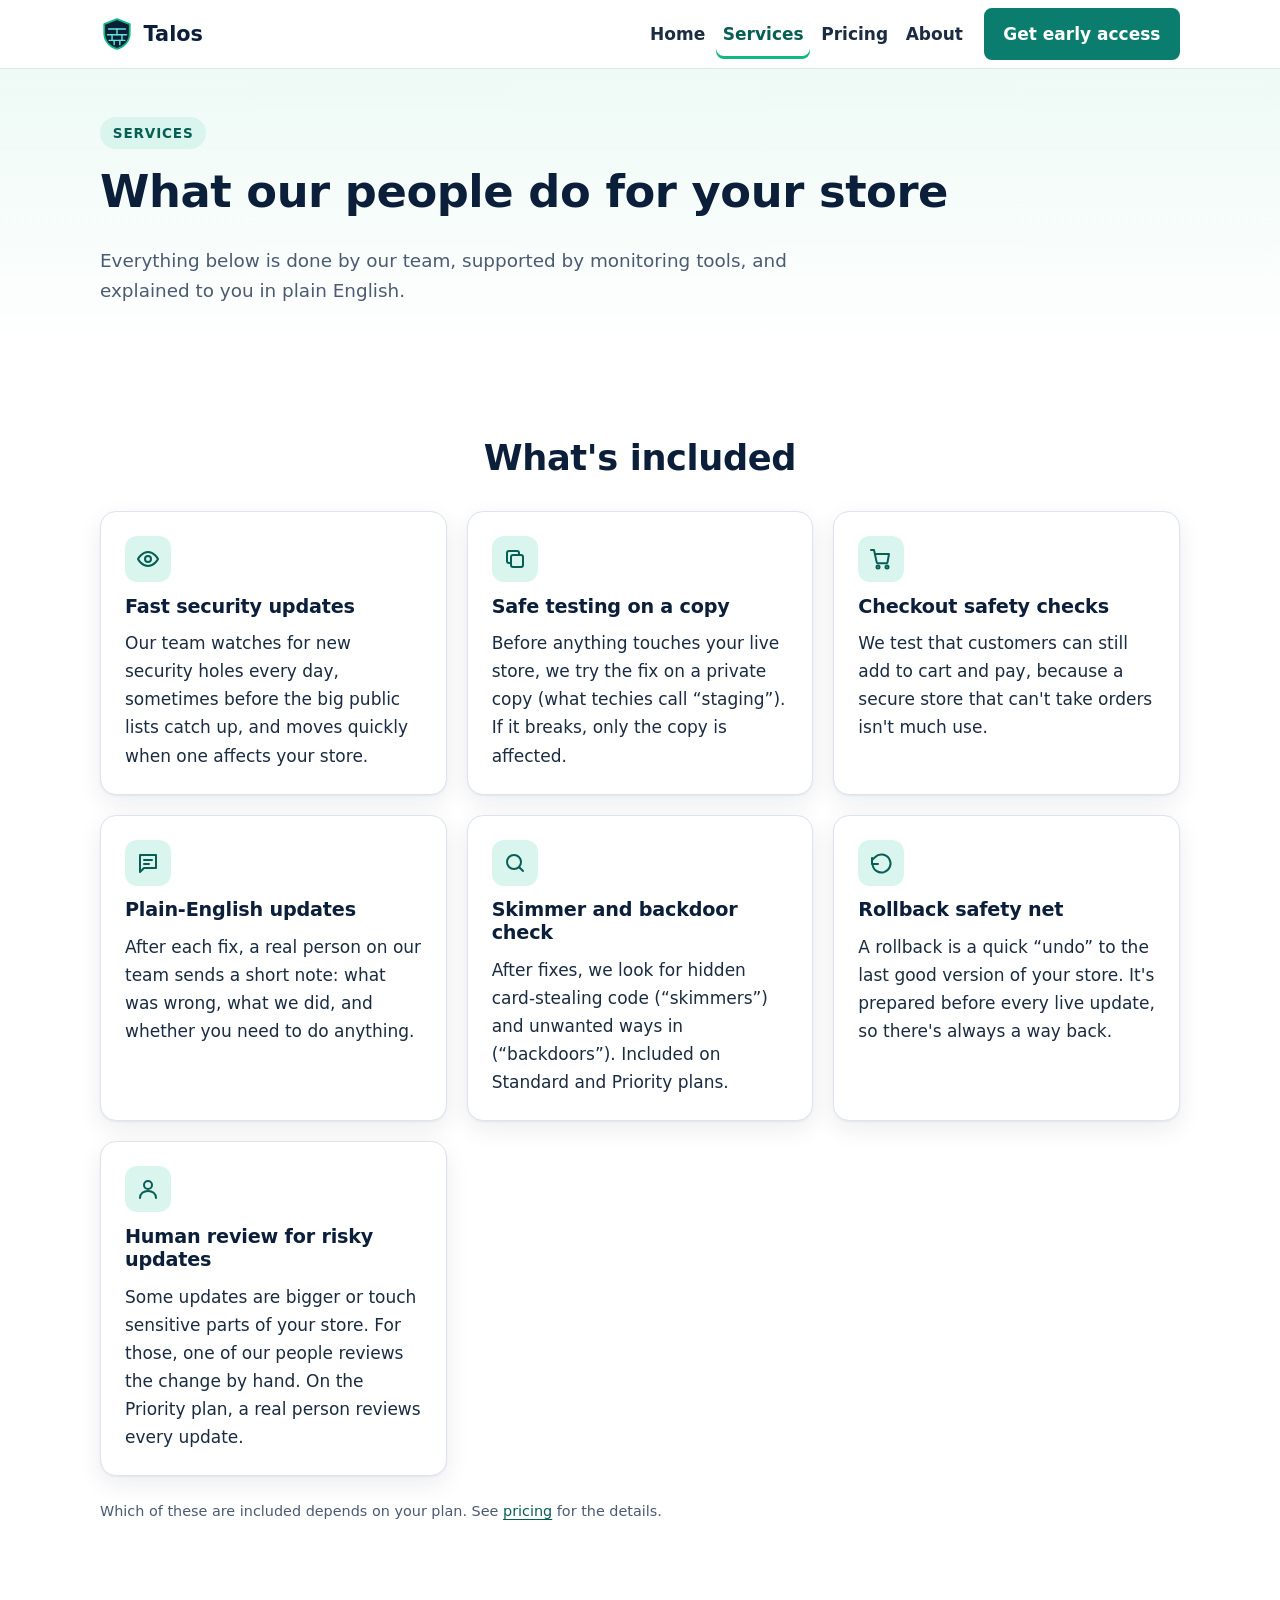
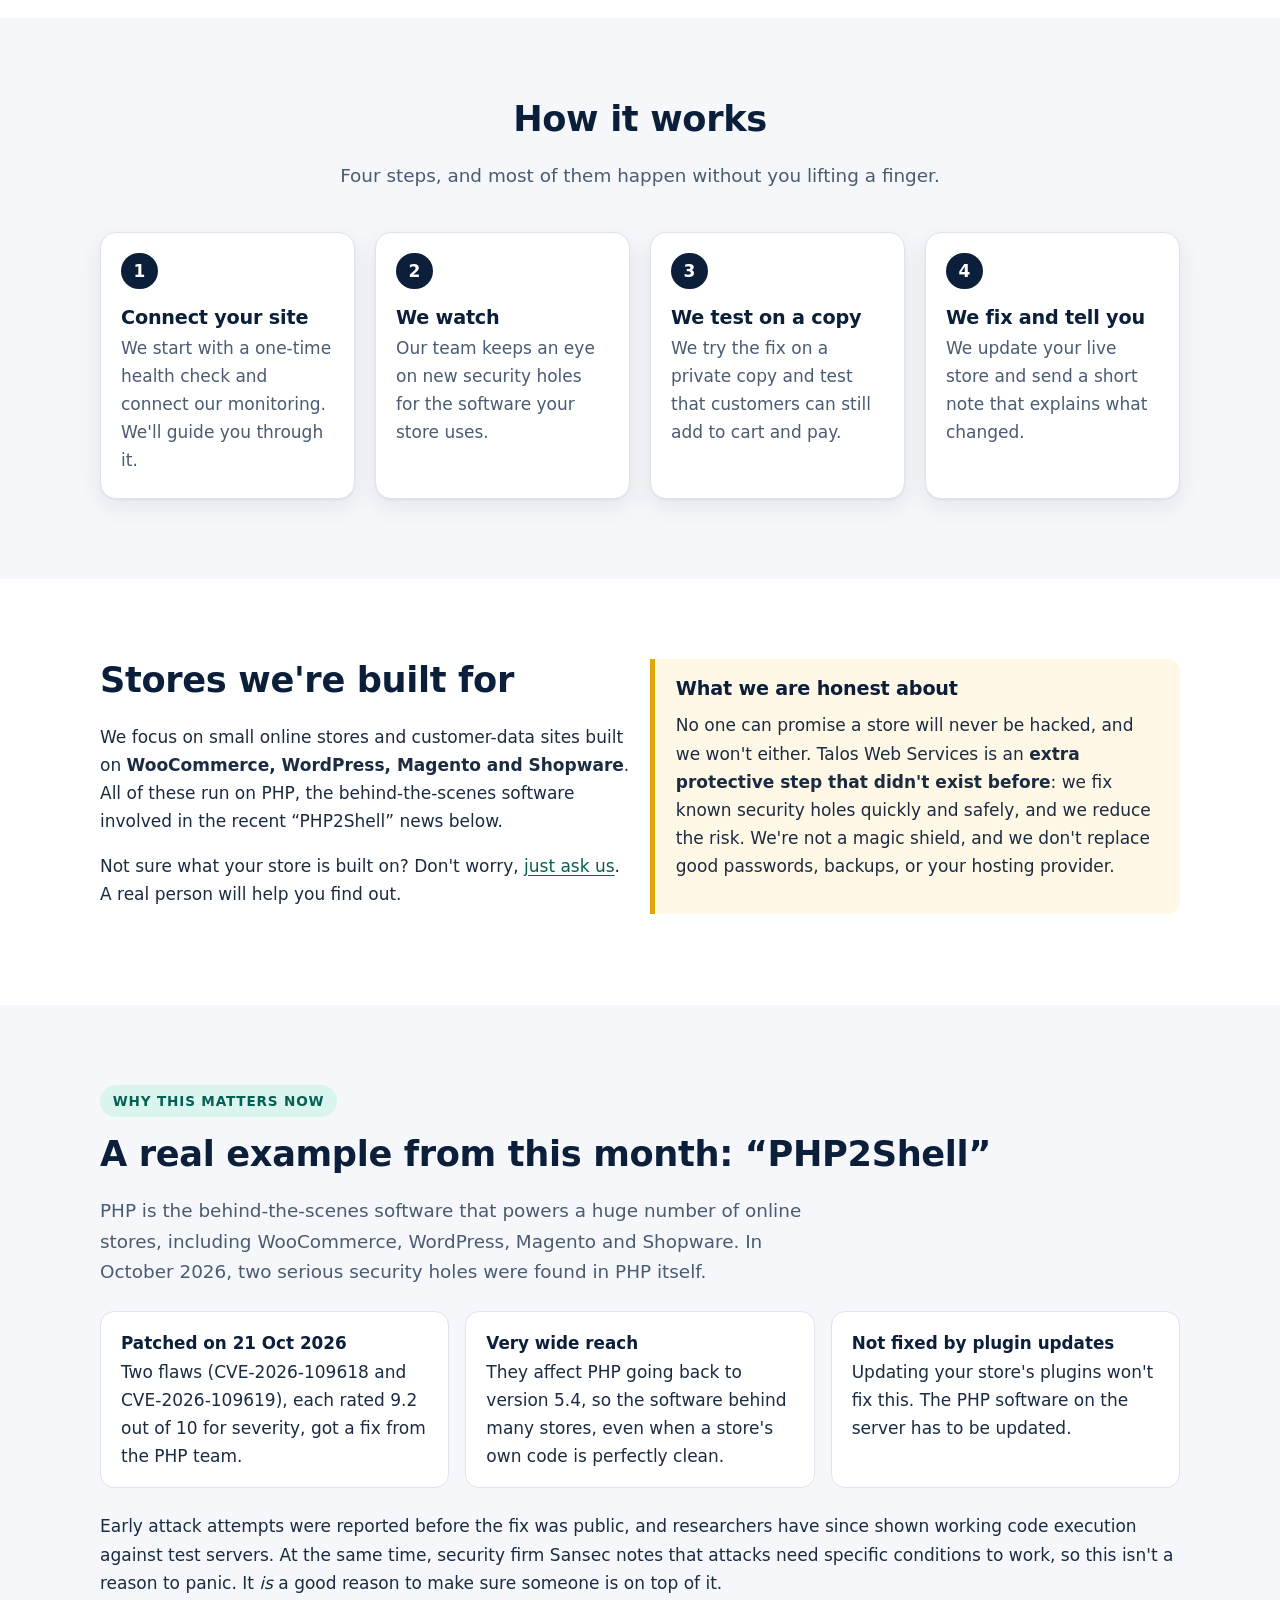
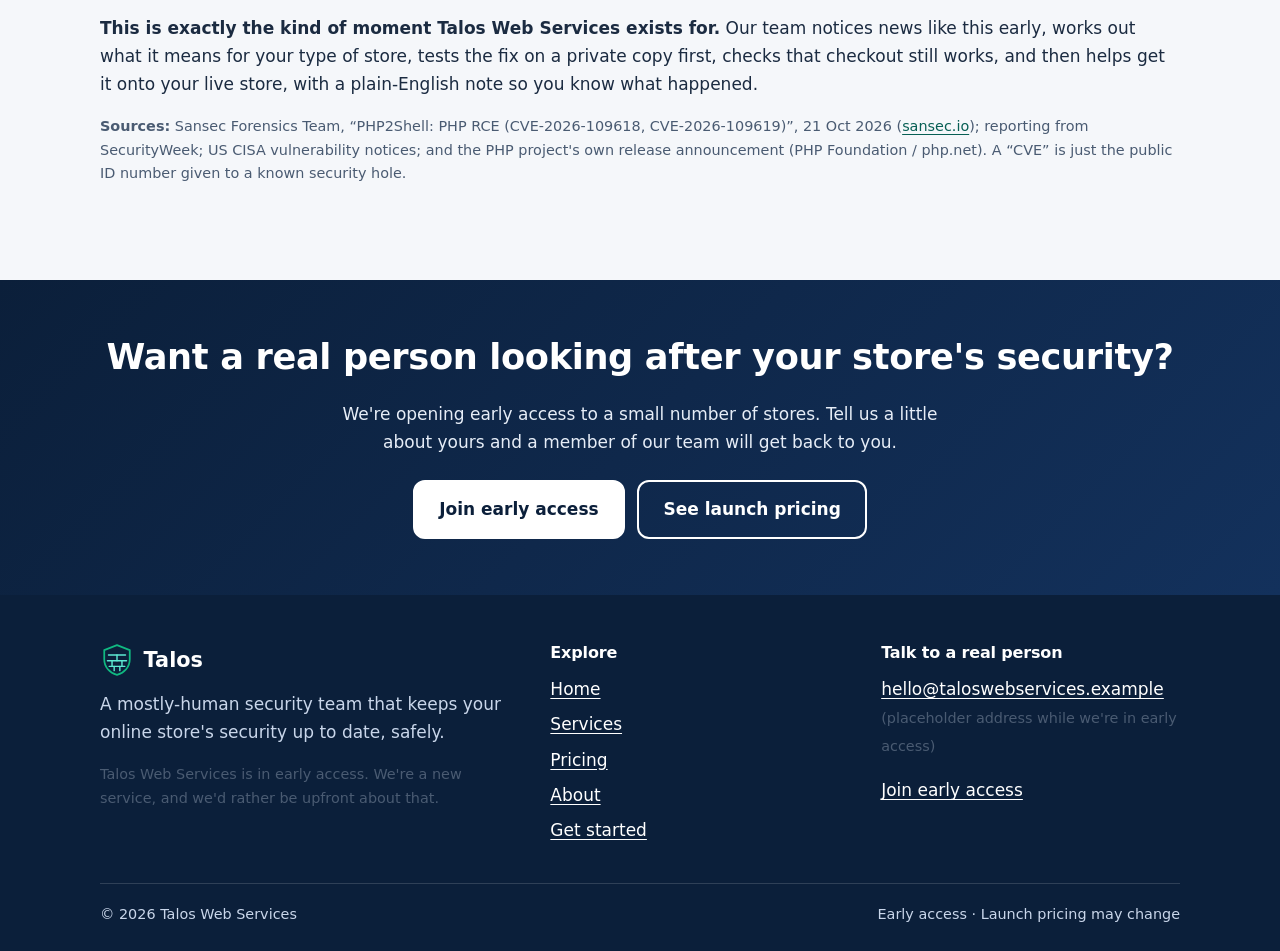
<file: services.html>
<!DOCTYPE html>
<html lang="en">
<head>
<meta charset="utf-8">
<meta name="viewport" content="width=device-width, initial-scale=1">
<title>Services | Talos Web Services</title>
<meta name="description" content="What the Talos Web Services team does for your online store: fast security updates, safe testing on a copy, checkout checks, plain-English notes, rollback, and human review.">
<meta name="theme-color" content="#0b1f3a">
<meta property="og:type" content="website">
<meta property="og:site_name" content="Talos Web Services">
<meta property="og:title" content="Services | Talos Web Services">
<meta property="og:description" content="What the Talos Web Services team does for your online store: fast security updates, safe testing on a copy, checkout checks, plain-English notes, rollback, and human review.">
<!-- Placeholder domain, not a live site: https://www.taloswebservices.example -->
<meta property="og:url" content="https://www.taloswebservices.example/services.html">
<meta name="twitter:card" content="summary">
<link rel="icon" href="data:image/svg+xml,%3Csvg xmlns='http://www.w3.org/2000/svg' viewBox='0 0 48 48'%3E%3Cpath d='M24 3 6 10v13c0 11 7.6 19.3 18 22 10.4-2.7 18-11 18-22V10L24 3Z' fill='%230b1f3a' stroke='%2310b981' stroke-width='3'/%3E%3Cpath d='M12 17h24M10.5 25h27M13 33h22M24 17v8M17 25v8M31 25v8M20 33v6M28 33v6' stroke='%235eead4' stroke-width='2' fill='none'/%3E%3C/svg%3E" type="image/svg+xml">
<link rel="stylesheet" href="style.css">
<script src="script.js" defer></script>
</head>
<body>
<a class="skip" href="#main">Skip to main content</a>
<header class="site-header">
  <div class="container bar">
    <a class="brand" href="index.html" aria-label="Talos Web Services home"><svg viewBox="0 0 48 48" role="img" aria-label="Talos logo: a shield" xmlns="http://www.w3.org/2000/svg"><path d="M24 3 6 10v13c0 11 7.6 19.3 18 22 10.4-2.7 18-11 18-22V10L24 3Z" fill="#0b1f3a"/><g fill="none" stroke="#5eead4" stroke-width="2" stroke-linecap="round"><path d="M12 17h24M10.5 25h27M13 33h22"/><path d="M24 17v8M17 25v8M31 25v8M20 33v6M28 33v6"/></g><path d="M24 3 6 10v13c0 11 7.6 19.3 18 22 10.4-2.7 18-11 18-22V10L24 3Z" fill="none" stroke="#10b981" stroke-width="2.5" stroke-linejoin="round"/></svg><span>Talos</span></a>
    <button class="nav-toggle" type="button" aria-expanded="false" aria-controls="site-nav"><span class="bars" aria-hidden="true"></span> Menu</button>
    <nav id="site-nav" class="nav" aria-label="Main">
        <a href="index.html">Home</a>
        <a href="services.html" aria-current="page">Services</a>
        <a href="pricing.html">Pricing</a>
        <a href="about.html">About</a>
        <a class="btn" href="contact.html">Get early access</a>
    </nav>
  </div>
</header>
<main id="main">
<section class="page-hero">
  <div class="container">
    <span class="eyebrow">Services</span>
    <h1>What our people do for your store</h1>
    <p class="lead">Everything below is done by our team, supported by monitoring tools, and explained to you in plain English.</p>
  </div>
</section>

<section class="section" aria-labelledby="svc-h">
  <div class="container">
    <h2 id="svc-h" class="center">What's included</h2>
    <div class="grid three" style="margin-top:2rem">
      <div class="card"><span class="icon"><svg viewBox="0 0 24 24" fill="none" stroke="currentColor" stroke-width="2" stroke-linecap="round" stroke-linejoin="round" aria-hidden="true"><path d="M2 12s3.6-7 10-7 10 7 10 7-3.6 7-10 7S2 12 2 12Z"/><circle cx="12" cy="12" r="3"/></svg></span><h3>Fast security updates</h3><p>Our team watches for new security holes every day, sometimes before the big public lists catch up, and moves quickly when one affects your store.</p></div>
      <div class="card"><span class="icon"><svg viewBox="0 0 24 24" fill="none" stroke="currentColor" stroke-width="2" stroke-linecap="round" stroke-linejoin="round" aria-hidden="true"><rect x="8" y="8" width="12" height="12" rx="2"/><path d="M16 8V6a2 2 0 0 0-2-2H6a2 2 0 0 0-2 2v8a2 2 0 0 0 2 2h2"/></svg></span><h3>Safe testing on a copy</h3><p>Before anything touches your live store, we try the fix on a private copy (what techies call &ldquo;staging&rdquo;). If it breaks, only the copy is affected.</p></div>
      <div class="card"><span class="icon"><svg viewBox="0 0 24 24" fill="none" stroke="currentColor" stroke-width="2" stroke-linecap="round" stroke-linejoin="round" aria-hidden="true"><circle cx="9" cy="20" r="1.5"/><circle cx="18" cy="20" r="1.5"/><path d="M2 3h3l2.7 12.4a1 1 0 0 0 1 .8h8.8a1 1 0 0 0 1-.8L20 7H6"/></svg></span><h3>Checkout safety checks</h3><p>We test that customers can still add to cart and pay, because a secure store that can't take orders isn't much use.</p></div>
      <div class="card"><span class="icon"><svg viewBox="0 0 24 24" fill="none" stroke="currentColor" stroke-width="2" stroke-linecap="round" stroke-linejoin="round" aria-hidden="true"><path d="M4 4h16v13H8l-4 4V4Z"/><path d="M8 9h8M8 13h5"/></svg></span><h3>Plain-English updates</h3><p>After each fix, a real person on our team sends a short note: what was wrong, what we did, and whether you need to do anything.</p></div>
      <div class="card"><span class="icon"><svg viewBox="0 0 24 24" fill="none" stroke="currentColor" stroke-width="2" stroke-linecap="round" stroke-linejoin="round" aria-hidden="true"><circle cx="11" cy="11" r="7"/><path d="m20 20-3.5-3.5"/></svg></span><h3>Skimmer and backdoor check</h3><p>After fixes, we look for hidden card-stealing code (&ldquo;skimmers&rdquo;) and unwanted ways in (&ldquo;backdoors&rdquo;). Included on Standard and Priority plans.</p></div>
      <div class="card"><span class="icon"><svg viewBox="0 0 24 24" fill="none" stroke="currentColor" stroke-width="2" stroke-linecap="round" stroke-linejoin="round" aria-hidden="true"><path d="M3 7v6h6"/><path d="M3.5 13A9 9 0 1 0 6 6.3L3 9"/></svg></span><h3>Rollback safety net</h3><p>A rollback is a quick &ldquo;undo&rdquo; to the last good version of your store. It's prepared before every live update, so there's always a way back.</p></div>
      <div class="card"><span class="icon"><svg viewBox="0 0 24 24" fill="none" stroke="currentColor" stroke-width="2" stroke-linecap="round" stroke-linejoin="round" aria-hidden="true"><circle cx="12" cy="8" r="4"/><path d="M4 21c0-4.4 3.6-7 8-7s8 2.6 8 7"/></svg></span><h3>Human review for risky updates</h3><p>Some updates are bigger or touch sensitive parts of your store. For those, one of our people reviews the change by hand. On the Priority plan, a real person reviews every update.</p></div>
    </div>
    <p class="small" style="margin-top:1.5rem">Which of these are included depends on your plan. See <a href="pricing.html">pricing</a> for the details.</p>
  </div>
</section>

<section class="section soft" aria-labelledby="hiw-h">
  <div class="container">
    <div class="center"><h2 id="hiw-h">How it works</h2><p class="lead">Four steps, and most of them happen without you lifting a finger.</p></div>
    <ol class="steps" style="margin-top:2.5rem">
      <li><h3>Connect your site</h3><p>We start with a one-time health check and connect our monitoring. We'll guide you through it.</p></li>
      <li><h3>We watch</h3><p>Our team keeps an eye on new security holes for the software your store uses.</p></li>
      <li><h3>We test on a copy</h3><p>We try the fix on a private copy and test that customers can still add to cart and pay.</p></li>
      <li><h3>We fix and tell you</h3><p>We update your live store and send a short note that explains what changed.</p></li>
    </ol>
  </div>
</section>

<section class="section" aria-labelledby="plat-h">
  <div class="container grid two" style="align-items:start">
    <div>
      <h2 id="plat-h">Stores we're built for</h2>
      <p>We focus on small online stores and customer-data sites built on <strong>WooCommerce, WordPress, Magento and Shopware</strong>. All of these run on PHP, the behind-the-scenes software involved in the recent &ldquo;PHP2Shell&rdquo; news below.</p>
      <p>Not sure what your store is built on? Don't worry, <a href="contact.html">just ask us</a>. A real person will help you find out.</p>
    </div>
    <div class="callout warn">
      <h3>What we are honest about</h3>
      <p>No one can promise a store will never be hacked, and we won't either. Talos Web Services is an <strong>extra protective step that didn't exist before</strong>: we fix known security holes quickly and safely, and we reduce the risk. We're not a magic shield, and we don't replace good passwords, backups, or your hosting provider.</p>
    </div>
  </div>
</section>

<section class="section soft" id="why-now" aria-labelledby="why-h">
  <div class="container">
    <span class="eyebrow">Why this matters now</span>
    <h2 id="why-h">A real example from this month: &ldquo;PHP2Shell&rdquo;</h2>
    <p class="lead">PHP is the behind-the-scenes software that powers a huge number of online stores, including WooCommerce, WordPress, Magento and Shopware. In October 2026, two serious security holes were found in PHP itself.</p>
    <div class="facts">
      <div class="fact"><b>Patched on 21 Oct 2026</b>Two flaws (CVE-2026-109618 and CVE-2026-109619), each rated 9.2 out of 10 for severity, got a fix from the PHP team.</div>
      <div class="fact"><b>Very wide reach</b>They affect PHP going back to version 5.4, so the software behind many stores, even when a store's own code is perfectly clean.</div>
      <div class="fact"><b>Not fixed by plugin updates</b>Updating your store's plugins won't fix this. The PHP software on the server has to be updated.</div>
    </div>
    <p>Early attack attempts were reported before the fix was public, and researchers have since shown working code execution against test servers. At the same time, security firm Sansec notes that attacks need specific conditions to work, so this isn't a reason to panic. It <em>is</em> a good reason to make sure someone is on top of it.</p>
    <p><strong>This is exactly the kind of moment Talos Web Services exists for.</strong> Our team notices news like this early, works out what it means for your type of store, tests the fix on a private copy first, checks that checkout still works, and then helps get it onto your live store, with a plain-English note so you know what happened.</p>
    <p class="small"><strong>Sources:</strong> Sansec Forensics Team, &ldquo;PHP2Shell: PHP RCE (CVE-2026-109618, CVE-2026-109619)&rdquo;, 21 Oct 2026 (<a href="https://sansec.io/research/php2shell" rel="noopener">sansec.io</a>); reporting from SecurityWeek; US CISA vulnerability notices; and the PHP project's own release announcement (PHP Foundation / php.net). A &ldquo;CVE&rdquo; is just the public ID number given to a known security hole.</p>
  </div>
</section>

<section class="cta-band" aria-labelledby="cta-h">
  <div class="container">
    <h2 id="cta-h">Want a real person looking after your store's security?</h2>
    <p style="max-width:40rem;margin:0 auto">We're opening early access to a small number of stores. Tell us a little about yours and a member of our team will get back to you.</p>
    <div class="btn-row"><a class="btn light" href="contact.html">Join early access</a><a class="btn secondary" href="pricing.html">See launch pricing</a></div>
  </div>
</section>
</main>
<footer class="site-footer">
  <div class="container">
    <div class="foot-grid">
      <div>
        <a class="brand" href="index.html"><svg viewBox="0 0 48 48" role="img" aria-label="Talos logo: a shield" xmlns="http://www.w3.org/2000/svg"><path d="M24 3 6 10v13c0 11 7.6 19.3 18 22 10.4-2.7 18-11 18-22V10L24 3Z" fill="#0b1f3a"/><g fill="none" stroke="#5eead4" stroke-width="2" stroke-linecap="round"><path d="M12 17h24M10.5 25h27M13 33h22"/><path d="M24 17v8M17 25v8M31 25v8M20 33v6M28 33v6"/></g><path d="M24 3 6 10v13c0 11 7.6 19.3 18 22 10.4-2.7 18-11 18-22V10L24 3Z" fill="none" stroke="#10b981" stroke-width="2.5" stroke-linejoin="round"/></svg><span>Talos</span></a>
        <p style="margin-top:.8rem;max-width:26rem">A mostly-human security team that keeps your online store's security up to date, safely.</p>
        <p class="small">Talos Web Services is in early access. We're a new service, and we'd rather be upfront about that.</p>
      </div>
      <nav aria-label="Footer">
        <h2>Explore</h2>
        <ul>
          <li><a href="index.html">Home</a></li>
          <li><a href="services.html">Services</a></li>
          <li><a href="pricing.html">Pricing</a></li>
          <li><a href="about.html">About</a></li>
          <li><a href="contact.html">Get started</a></li>
        </ul>
      </nav>
      <div>
        <h2>Talk to a real person</h2>
        <p><a href="mailto:hello@taloswebservices.example">hello@taloswebservices.example</a><br><span class="small">(placeholder address while we're in early access)</span></p>
        <p><a href="contact.html">Join early access</a></p>
      </div>
    </div>
    <div class="legal"><span>&copy; 2026 Talos Web Services</span><span>Early access &middot; Launch pricing may change</span></div>
  </div>
</footer>
</body>
</html>
</file>
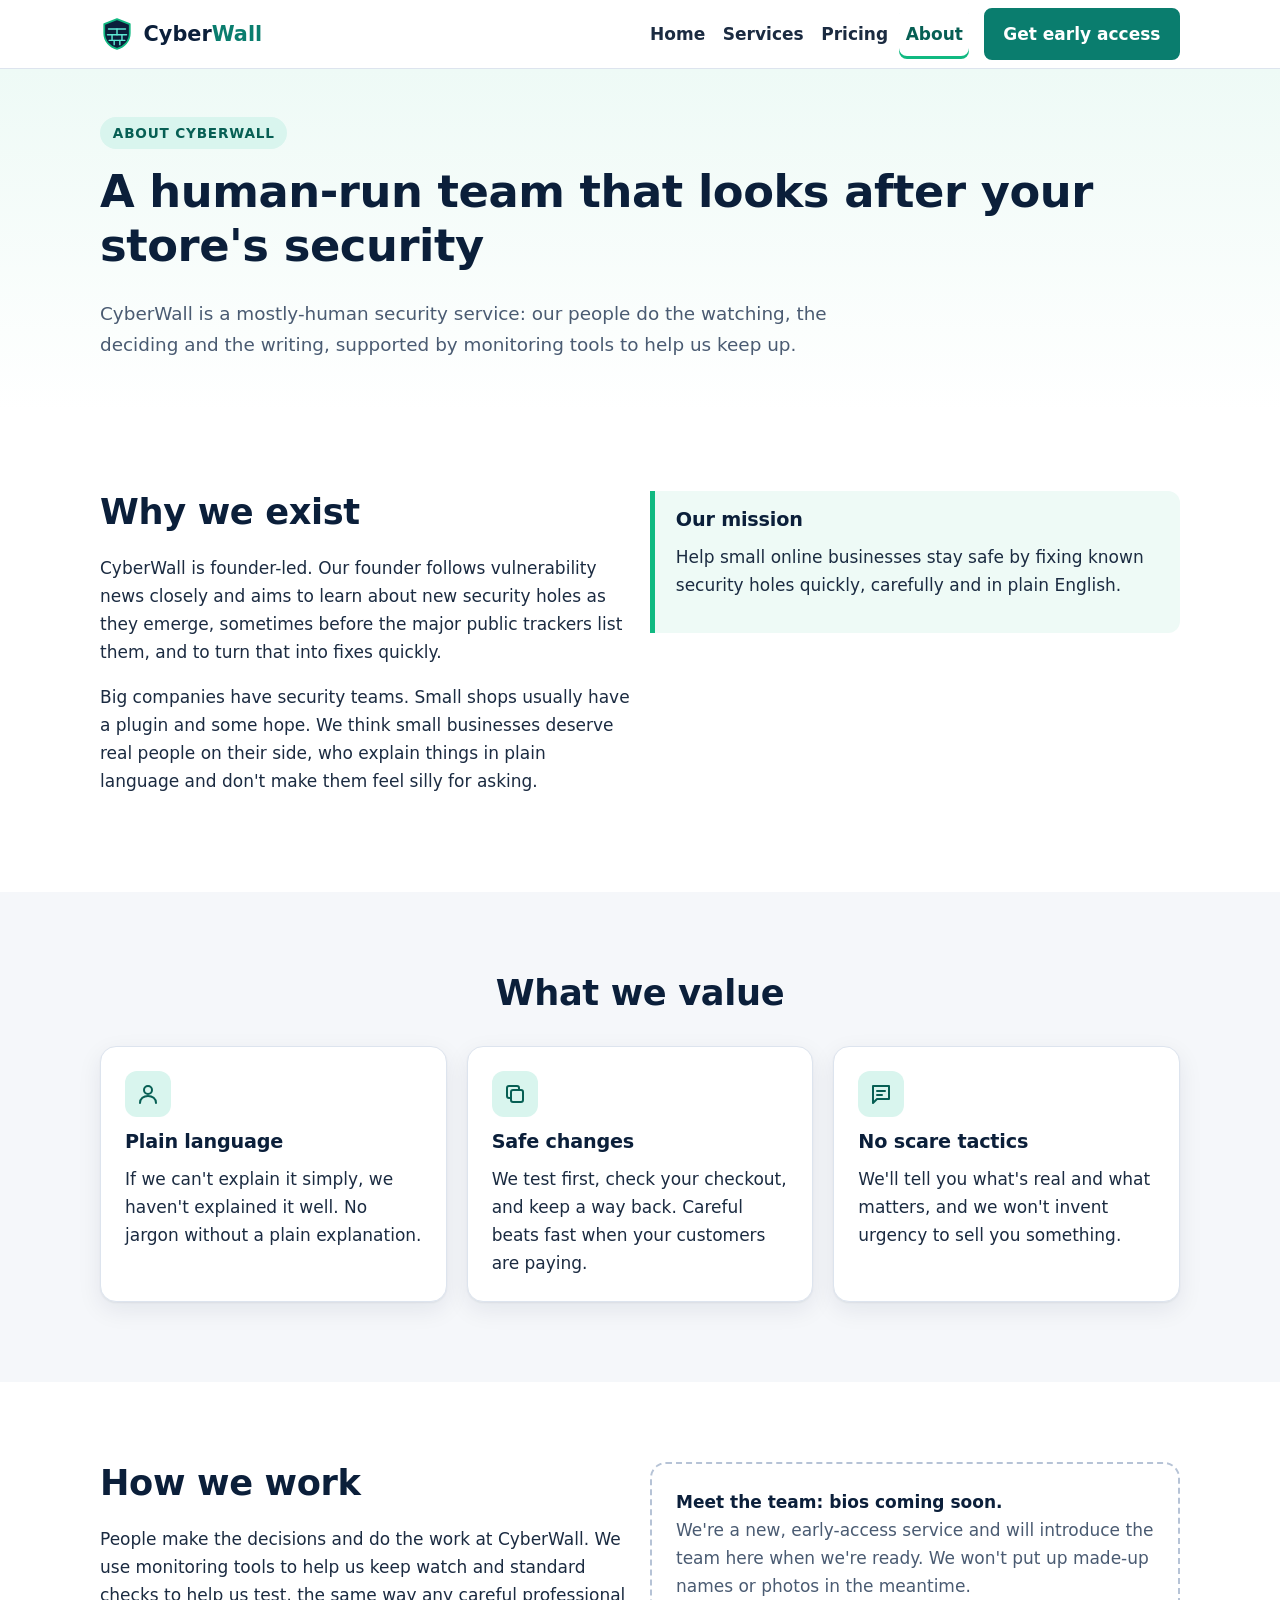
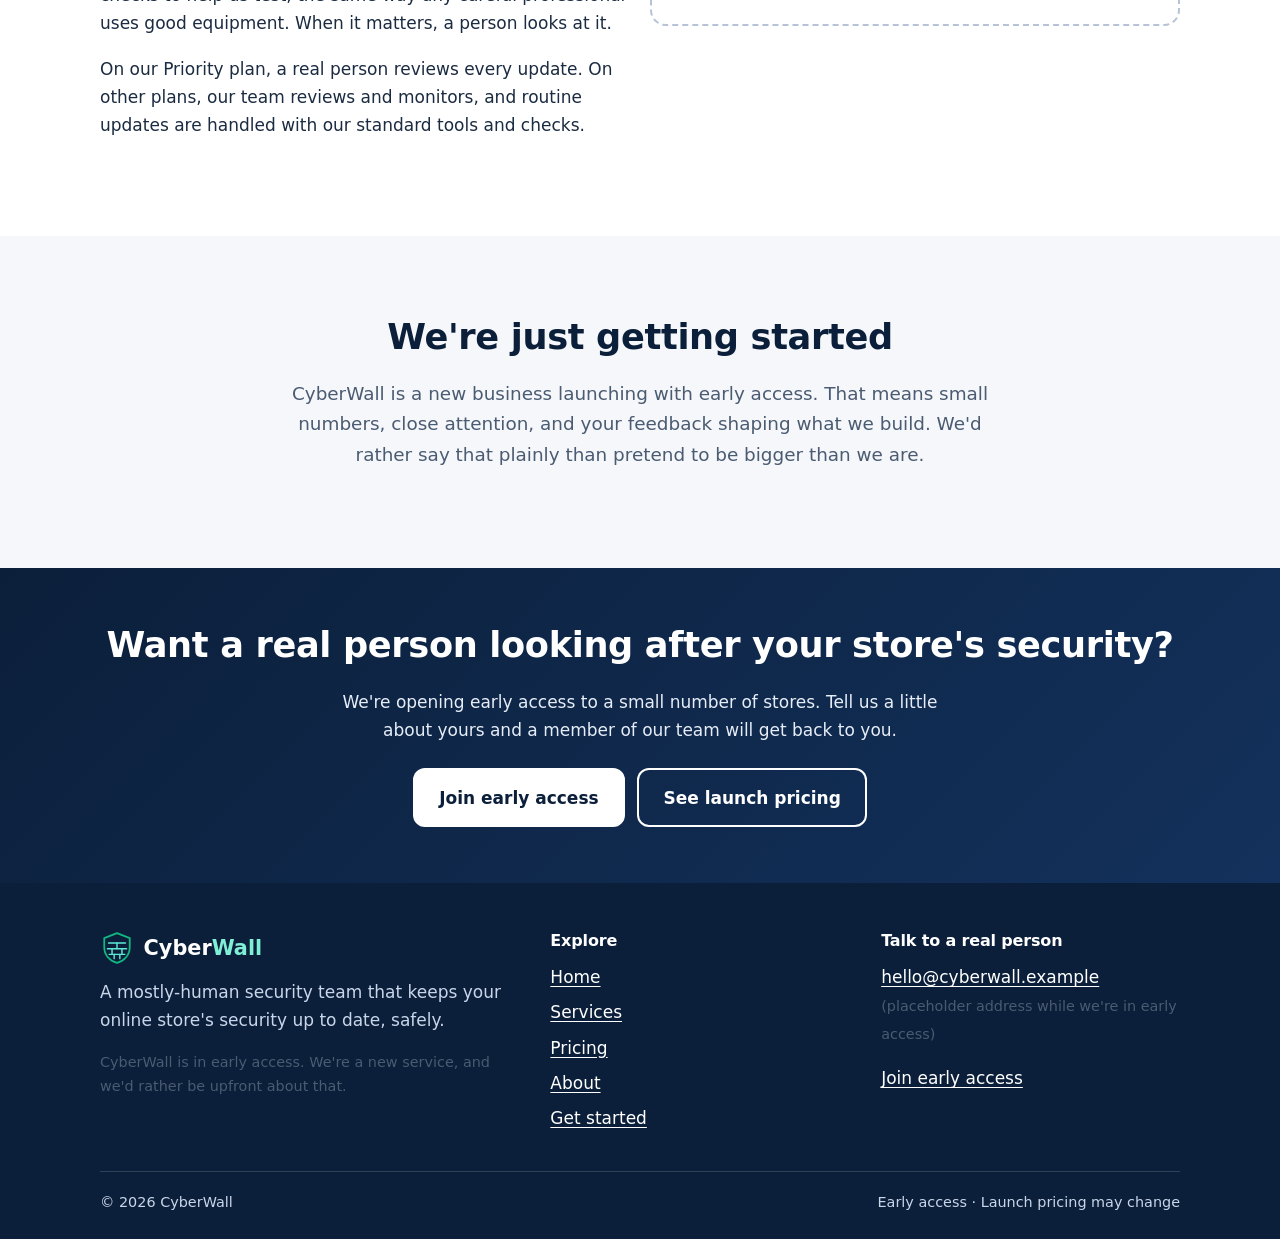
<file: cyberwall-20261026T191645Z-1-001/cyberwall/about.html>
<!DOCTYPE html>
<html lang="en">
<head>
<meta charset="utf-8">
<meta name="viewport" content="width=device-width, initial-scale=1">
<title>About | CyberWall</title>
<meta name="description" content="CyberWall is a founder-led, mostly-human security team for small online stores. Plain language, safe changes, no scare tactics. Currently in early access.">
<meta name="theme-color" content="#0b1f3a">
<meta property="og:type" content="website">
<meta property="og:site_name" content="CyberWall">
<meta property="og:title" content="About | CyberWall">
<meta property="og:description" content="CyberWall is a founder-led, mostly-human security team for small online stores. Plain language, safe changes, no scare tactics. Currently in early access.">
<meta property="og:url" content="https://www.cyberwall.example/about.html">
<meta name="twitter:card" content="summary">
<link rel="icon" href="data:image/svg+xml,%3Csvg xmlns='http://www.w3.org/2000/svg' viewBox='0 0 48 48'%3E%3Cpath d='M24 3 6 10v13c0 11 7.6 19.3 18 22 10.4-2.7 18-11 18-22V10L24 3Z' fill='%230b1f3a' stroke='%2310b981' stroke-width='3'/%3E%3Cpath d='M12 17h24M10.5 25h27M13 33h22M24 17v8M17 25v8M31 25v8M20 33v6M28 33v6' stroke='%235eead4' stroke-width='2' fill='none'/%3E%3C/svg%3E" type="image/svg+xml">
<link rel="stylesheet" href="style.css">
<script src="script.js" defer></script>
</head>
<body>
<a class="skip" href="#main">Skip to main content</a>
<header class="site-header">
  <div class="container bar">
    <a class="brand" href="index.html" aria-label="CyberWall home"><svg viewBox="0 0 48 48" role="img" aria-label="CyberWall logo: a shield made of wall bricks" xmlns="http://www.w3.org/2000/svg"><path d="M24 3 6 10v13c0 11 7.6 19.3 18 22 10.4-2.7 18-11 18-22V10L24 3Z" fill="#0b1f3a"/><g fill="none" stroke="#5eead4" stroke-width="2" stroke-linecap="round"><path d="M12 17h24M10.5 25h27M13 33h22"/><path d="M24 17v8M17 25v8M31 25v8M20 33v6M28 33v6"/></g><path d="M24 3 6 10v13c0 11 7.6 19.3 18 22 10.4-2.7 18-11 18-22V10L24 3Z" fill="none" stroke="#10b981" stroke-width="2.5" stroke-linejoin="round"/></svg><span>Cyber<b>Wall</b></span></a>
    <button class="nav-toggle" type="button" aria-expanded="false" aria-controls="site-nav"><span class="bars" aria-hidden="true"></span> Menu</button>
    <nav id="site-nav" class="nav" aria-label="Main">
        <a href="index.html">Home</a>
        <a href="services.html">Services</a>
        <a href="pricing.html">Pricing</a>
        <a href="about.html" aria-current="page">About</a>
        <a class="btn" href="contact.html">Get early access</a>
    </nav>
  </div>
</header>
<main id="main">
<section class="page-hero">
  <div class="container">
    <span class="eyebrow">About CyberWall</span>
    <h1>A human-run team that looks after your store's security</h1>
    <p class="lead">CyberWall is a mostly-human security service: our people do the watching, the deciding and the writing, supported by monitoring tools to help us keep up.</p>
  </div>
</section>

<section class="section" aria-labelledby="story-h">
  <div class="container grid two" style="align-items:start">
    <div>
      <h2 id="story-h">Why we exist</h2>
      <p>CyberWall is founder-led. Our founder follows vulnerability news closely and aims to learn about new security holes as they emerge, sometimes before the major public trackers list them, and to turn that into fixes quickly.</p>
      <p>Big companies have security teams. Small shops usually have a plugin and some hope. We think small businesses deserve real people on their side, who explain things in plain language and don't make them feel silly for asking.</p>
    </div>
    <div class="callout">
      <h3>Our mission</h3>
      <p>Help small online businesses stay safe by fixing known security holes quickly, carefully and in plain English.</p>
    </div>
  </div>
</section>

<section class="section soft" aria-labelledby="val-h">
  <div class="container">
    <h2 id="val-h" class="center">What we value</h2>
    <div class="grid three" style="margin-top:2rem">
      <div class="card"><span class="icon"><svg viewBox="0 0 24 24" fill="none" stroke="currentColor" stroke-width="2" stroke-linecap="round" stroke-linejoin="round" aria-hidden="true"><circle cx="12" cy="8" r="4"/><path d="M4 21c0-4.4 3.6-7 8-7s8 2.6 8 7"/></svg></span><h3>Plain language</h3><p>If we can't explain it simply, we haven't explained it well. No jargon without a plain explanation.</p></div>
      <div class="card"><span class="icon"><svg viewBox="0 0 24 24" fill="none" stroke="currentColor" stroke-width="2" stroke-linecap="round" stroke-linejoin="round" aria-hidden="true"><rect x="8" y="8" width="12" height="12" rx="2"/><path d="M16 8V6a2 2 0 0 0-2-2H6a2 2 0 0 0-2 2v8a2 2 0 0 0 2 2h2"/></svg></span><h3>Safe changes</h3><p>We test first, check your checkout, and keep a way back. Careful beats fast when your customers are paying.</p></div>
      <div class="card"><span class="icon"><svg viewBox="0 0 24 24" fill="none" stroke="currentColor" stroke-width="2" stroke-linecap="round" stroke-linejoin="round" aria-hidden="true"><path d="M4 4h16v13H8l-4 4V4Z"/><path d="M8 9h8M8 13h5"/></svg></span><h3>No scare tactics</h3><p>We'll tell you what's real and what matters, and we won't invent urgency to sell you something.</p></div>
    </div>
  </div>
</section>

<section class="section" aria-labelledby="how-h">
  <div class="container grid two" style="align-items:start">
    <div>
      <h2 id="how-h">How we work</h2>
      <p>People make the decisions and do the work at CyberWall. We use monitoring tools to help us keep watch and standard checks to help us test, the same way any careful professional uses good equipment. When it matters, a person looks at it.</p>
      <p>On our Priority plan, a real person reviews every update. On other plans, our team reviews and monitors, and routine updates are handled with our standard tools and checks.</p>
    </div>
    <div class="placeholder"><strong>Meet the team: bios coming soon.</strong><br>We're a new, early-access service and will introduce the team here when we're ready. We won't put up made-up names or photos in the meantime.</div>
  </div>
</section>

<section class="section soft" aria-labelledby="early-h">
  <div class="container center">
    <h2 id="early-h">We're just getting started</h2>
    <p class="lead">CyberWall is a new business launching with early access. That means small numbers, close attention, and your feedback shaping what we build. We'd rather say that plainly than pretend to be bigger than we are.</p>
  </div>
</section>

<section class="cta-band" aria-labelledby="cta-h">
  <div class="container">
    <h2 id="cta-h">Want a real person looking after your store's security?</h2>
    <p style="max-width:40rem;margin:0 auto">We're opening early access to a small number of stores. Tell us a little about yours and a member of our team will get back to you.</p>
    <div class="btn-row"><a class="btn light" href="contact.html">Join early access</a><a class="btn secondary" href="pricing.html">See launch pricing</a></div>
  </div>
</section>
</main>
<footer class="site-footer">
  <div class="container">
    <div class="foot-grid">
      <div>
        <a class="brand" href="index.html"><svg viewBox="0 0 48 48" role="img" aria-label="CyberWall logo: a shield made of wall bricks" xmlns="http://www.w3.org/2000/svg"><path d="M24 3 6 10v13c0 11 7.6 19.3 18 22 10.4-2.7 18-11 18-22V10L24 3Z" fill="#0b1f3a"/><g fill="none" stroke="#5eead4" stroke-width="2" stroke-linecap="round"><path d="M12 17h24M10.5 25h27M13 33h22"/><path d="M24 17v8M17 25v8M31 25v8M20 33v6M28 33v6"/></g><path d="M24 3 6 10v13c0 11 7.6 19.3 18 22 10.4-2.7 18-11 18-22V10L24 3Z" fill="none" stroke="#10b981" stroke-width="2.5" stroke-linejoin="round"/></svg><span>Cyber<b>Wall</b></span></a>
        <p style="margin-top:.8rem;max-width:26rem">A mostly-human security team that keeps your online store's security up to date, safely.</p>
        <p class="small">CyberWall is in early access. We're a new service, and we'd rather be upfront about that.</p>
      </div>
      <nav aria-label="Footer">
        <h2>Explore</h2>
        <ul>
          <li><a href="index.html">Home</a></li>
          <li><a href="services.html">Services</a></li>
          <li><a href="pricing.html">Pricing</a></li>
          <li><a href="about.html">About</a></li>
          <li><a href="contact.html">Get started</a></li>
        </ul>
      </nav>
      <div>
        <h2>Talk to a real person</h2>
        <p><a href="mailto:hello@cyberwall.example">hello@cyberwall.example</a><br><span class="small">(placeholder address while we're in early access)</span></p>
        <p><a href="contact.html">Join early access</a></p>
      </div>
    </div>
    <div class="legal"><span>&copy; 2026 CyberWall</span><span>Early access &middot; Launch pricing may change</span></div>
  </div>
</footer>
</body>
</html>
</file>
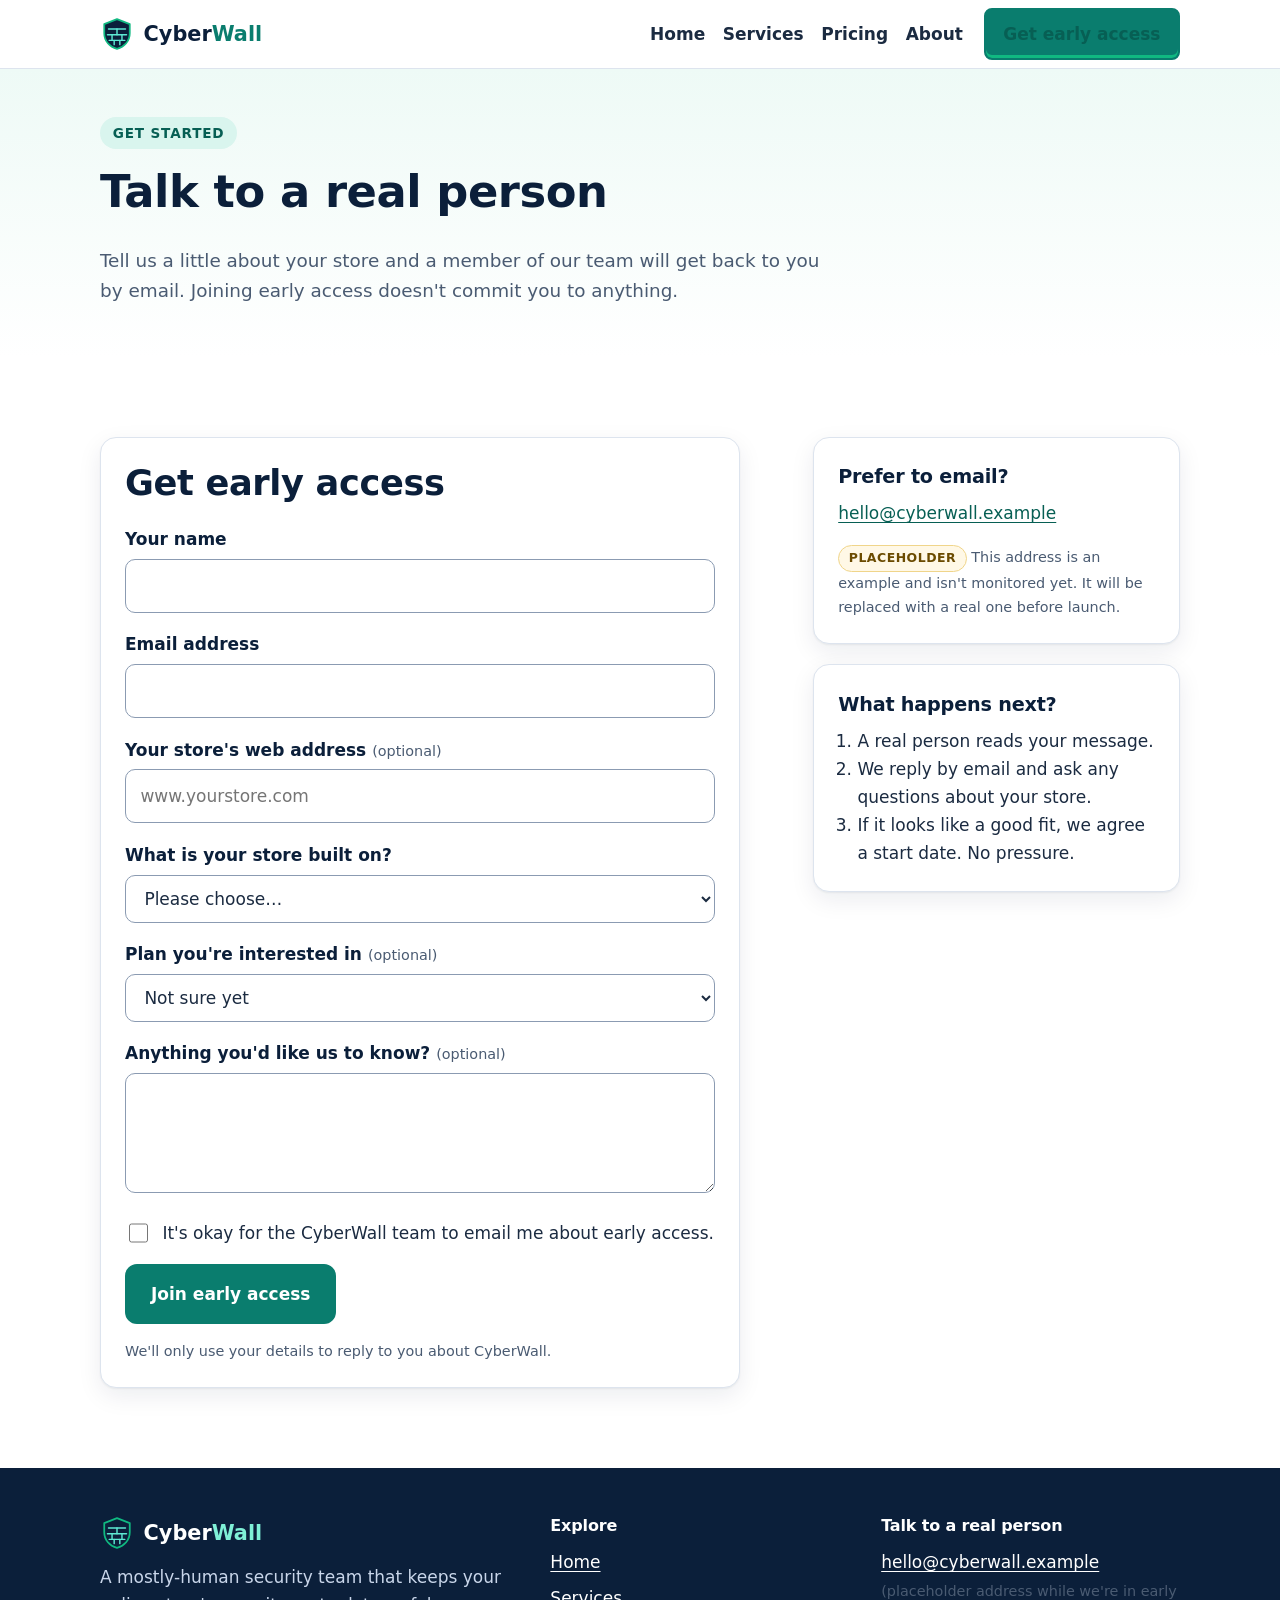
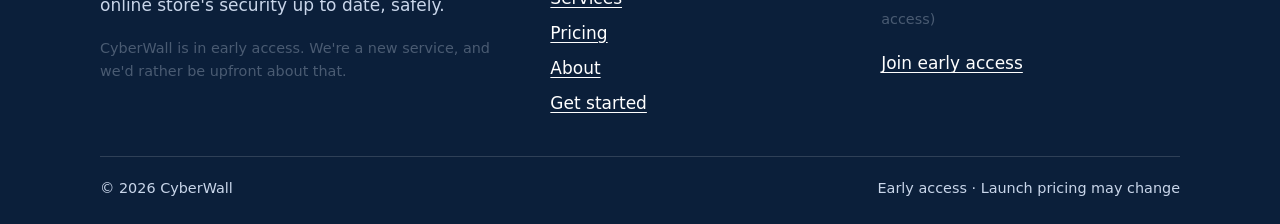
<file: cyberwall-20261026T191645Z-1-001/cyberwall/contact.html>
<!DOCTYPE html>
<html lang="en">
<head>
<meta charset="utf-8">
<meta name="viewport" content="width=device-width, initial-scale=1">
<title>Get started | CyberWall</title>
<meta name="description" content="Join CyberWall early access. Tell us about your online store and a real person from our team will reply by email.">
<meta name="theme-color" content="#0b1f3a">
<meta property="og:type" content="website">
<meta property="og:site_name" content="CyberWall">
<meta property="og:title" content="Get started | CyberWall">
<meta property="og:description" content="Join CyberWall early access. Tell us about your online store and a real person from our team will reply by email.">
<meta property="og:url" content="https://www.cyberwall.example/contact.html">
<meta name="twitter:card" content="summary">
<link rel="icon" href="data:image/svg+xml,%3Csvg xmlns='http://www.w3.org/2000/svg' viewBox='0 0 48 48'%3E%3Cpath d='M24 3 6 10v13c0 11 7.6 19.3 18 22 10.4-2.7 18-11 18-22V10L24 3Z' fill='%230b1f3a' stroke='%2310b981' stroke-width='3'/%3E%3Cpath d='M12 17h24M10.5 25h27M13 33h22M24 17v8M17 25v8M31 25v8M20 33v6M28 33v6' stroke='%235eead4' stroke-width='2' fill='none'/%3E%3C/svg%3E" type="image/svg+xml">
<link rel="stylesheet" href="style.css">
<script src="script.js" defer></script>
</head>
<body>
<a class="skip" href="#main">Skip to main content</a>
<header class="site-header">
  <div class="container bar">
    <a class="brand" href="index.html" aria-label="CyberWall home"><svg viewBox="0 0 48 48" role="img" aria-label="CyberWall logo: a shield made of wall bricks" xmlns="http://www.w3.org/2000/svg"><path d="M24 3 6 10v13c0 11 7.6 19.3 18 22 10.4-2.7 18-11 18-22V10L24 3Z" fill="#0b1f3a"/><g fill="none" stroke="#5eead4" stroke-width="2" stroke-linecap="round"><path d="M12 17h24M10.5 25h27M13 33h22"/><path d="M24 17v8M17 25v8M31 25v8M20 33v6M28 33v6"/></g><path d="M24 3 6 10v13c0 11 7.6 19.3 18 22 10.4-2.7 18-11 18-22V10L24 3Z" fill="none" stroke="#10b981" stroke-width="2.5" stroke-linejoin="round"/></svg><span>Cyber<b>Wall</b></span></a>
    <button class="nav-toggle" type="button" aria-expanded="false" aria-controls="site-nav"><span class="bars" aria-hidden="true"></span> Menu</button>
    <nav id="site-nav" class="nav" aria-label="Main">
        <a href="index.html">Home</a>
        <a href="services.html">Services</a>
        <a href="pricing.html">Pricing</a>
        <a href="about.html">About</a>
        <a class="btn" href="contact.html" aria-current="page">Get early access</a>
    </nav>
  </div>
</header>
<main id="main">
<section class="page-hero">
  <div class="container">
    <span class="eyebrow">Get started</span>
    <h1>Talk to a real person</h1>
    <p class="lead">Tell us a little about your store and a member of our team will get back to you by email. Joining early access doesn't commit you to anything.</p>
  </div>
</section>

<section class="section" aria-labelledby="form-h">
  <div class="container contact-grid">
    <div class="card form-card">
      <!--
        IMPORTANT (developer note): this form is FRONT-END ONLY. It validates input in the browser (script.js)
        and shows a friendly confirmation, but it does NOT send or store anything.
        Before going live, connect it to a real backend, for example:
          - Formspree: set  <form action="https://formspree.io/f/YOUR_ID" method="POST">  and submit via fetch/normal POST
          - Netlify Forms: add  data-netlify="true" name="start"  and a hidden "form-name" input
          - or a small PHP mail handler (e.g. contact-handler.php) that validates and emails the team
        Then update the submit handler in script.js (see the TODO there). See README.md.
      -->
      <h2 id="form-h">Get early access</h2>
      <form id="start-form" novalidate>
        <div class="field">
          <label for="name">Your name</label>
          <input id="name" name="name" type="text" autocomplete="name" aria-describedby="name-error" required>
          <p class="error" id="name-error" role="alert"></p>
        </div>
        <div class="field">
          <label for="email">Email address</label>
          <input id="email" name="email" type="email" autocomplete="email" aria-describedby="email-error" required>
          <p class="error" id="email-error" role="alert"></p>
        </div>
        <div class="field">
          <label for="site">Your store's web address <span class="hint">(optional)</span></label>
          <input id="site" name="site" type="text" inputmode="url" autocomplete="url" placeholder="www.yourstore.com" aria-describedby="site-error">
          <p class="error" id="site-error" role="alert"></p>
        </div>
        <div class="field">
          <label for="platform">What is your store built on?</label>
          <select id="platform" name="platform" aria-describedby="platform-error" required>
            <option value="">Please choose&hellip;</option>
            <option>WooCommerce</option><option>WordPress</option><option>Magento</option><option>Shopware</option>
            <option>Something else</option><option>Not sure</option>
          </select>
          <p class="error" id="platform-error" role="alert"></p>
        </div>
        <div class="field">
          <label for="plan">Plan you're interested in <span class="hint">(optional)</span></label>
          <select id="plan" name="plan">
            <option value="">Not sure yet</option>
            <option value="essentials">Essentials ($149 setup + $39/month)</option>
            <option value="standard">Standard ($199 setup + $69/month)</option>
            <option value="priority">Priority ($299 setup + $99/month)</option>
          </select>
        </div>
        <div class="field">
          <label for="message">Anything you'd like us to know? <span class="hint">(optional)</span></label>
          <textarea id="message" name="message"></textarea>
        </div>
        <div class="field">
          <div class="checkrow">
            <input id="consent" name="consent" type="checkbox" aria-describedby="consent-error">
            <label for="consent">It's okay for the CyberWall team to email me about early access.</label>
          </div>
          <p class="error" id="consent-error" role="alert"></p>
        </div>
        <button class="btn" type="submit">Join early access</button>
        <p class="small" style="margin-top:1rem">We'll only use your details to reply to you about CyberWall.</p>
      </form>
      <div id="thanks" class="success" tabindex="-1" role="status" hidden>
        <h2>Thank you, <span id="thanks-name"></span>!</h2>
        <p>Thanks for your interest in CyberWall. A member of our team will be in touch by email.</p>
        <p class="small"><strong>Demo note:</strong> this website preview doesn't send messages yet, so nothing has been delivered. The form needs a backend before launch (see README).</p>
        <p><a href="index.html">Back to the home page</a></p>
      </div>
    </div>

    <aside aria-label="Other ways to reach us">
      <div class="card">
        <h3>Prefer to email?</h3>
        <p><a href="mailto:hello@cyberwall.example">hello@cyberwall.example</a></p>
        <p class="small"><span class="badge">Placeholder</span> This address is an example and isn't monitored yet. It will be replaced with a real one before launch.</p>
      </div>
      <div class="card" style="margin-top:1.25rem">
        <h3>What happens next?</h3>
        <ol style="padding-left:1.2rem;margin:0">
          <li>A real person reads your message.</li>
          <li>We reply by email and ask any questions about your store.</li>
          <li>If it looks like a good fit, we agree a start date. No pressure.</li>
        </ol>
      </div>
    </aside>
  </div>
</section>
</main>
<footer class="site-footer">
  <div class="container">
    <div class="foot-grid">
      <div>
        <a class="brand" href="index.html"><svg viewBox="0 0 48 48" role="img" aria-label="CyberWall logo: a shield made of wall bricks" xmlns="http://www.w3.org/2000/svg"><path d="M24 3 6 10v13c0 11 7.6 19.3 18 22 10.4-2.7 18-11 18-22V10L24 3Z" fill="#0b1f3a"/><g fill="none" stroke="#5eead4" stroke-width="2" stroke-linecap="round"><path d="M12 17h24M10.5 25h27M13 33h22"/><path d="M24 17v8M17 25v8M31 25v8M20 33v6M28 33v6"/></g><path d="M24 3 6 10v13c0 11 7.6 19.3 18 22 10.4-2.7 18-11 18-22V10L24 3Z" fill="none" stroke="#10b981" stroke-width="2.5" stroke-linejoin="round"/></svg><span>Cyber<b>Wall</b></span></a>
        <p style="margin-top:.8rem;max-width:26rem">A mostly-human security team that keeps your online store's security up to date, safely.</p>
        <p class="small">CyberWall is in early access. We're a new service, and we'd rather be upfront about that.</p>
      </div>
      <nav aria-label="Footer">
        <h2>Explore</h2>
        <ul>
          <li><a href="index.html">Home</a></li>
          <li><a href="services.html">Services</a></li>
          <li><a href="pricing.html">Pricing</a></li>
          <li><a href="about.html">About</a></li>
          <li><a href="contact.html">Get started</a></li>
        </ul>
      </nav>
      <div>
        <h2>Talk to a real person</h2>
        <p><a href="mailto:hello@cyberwall.example">hello@cyberwall.example</a><br><span class="small">(placeholder address while we're in early access)</span></p>
        <p><a href="contact.html">Join early access</a></p>
      </div>
    </div>
    <div class="legal"><span>&copy; 2026 CyberWall</span><span>Early access &middot; Launch pricing may change</span></div>
  </div>
</footer>
</body>
</html>
</file>
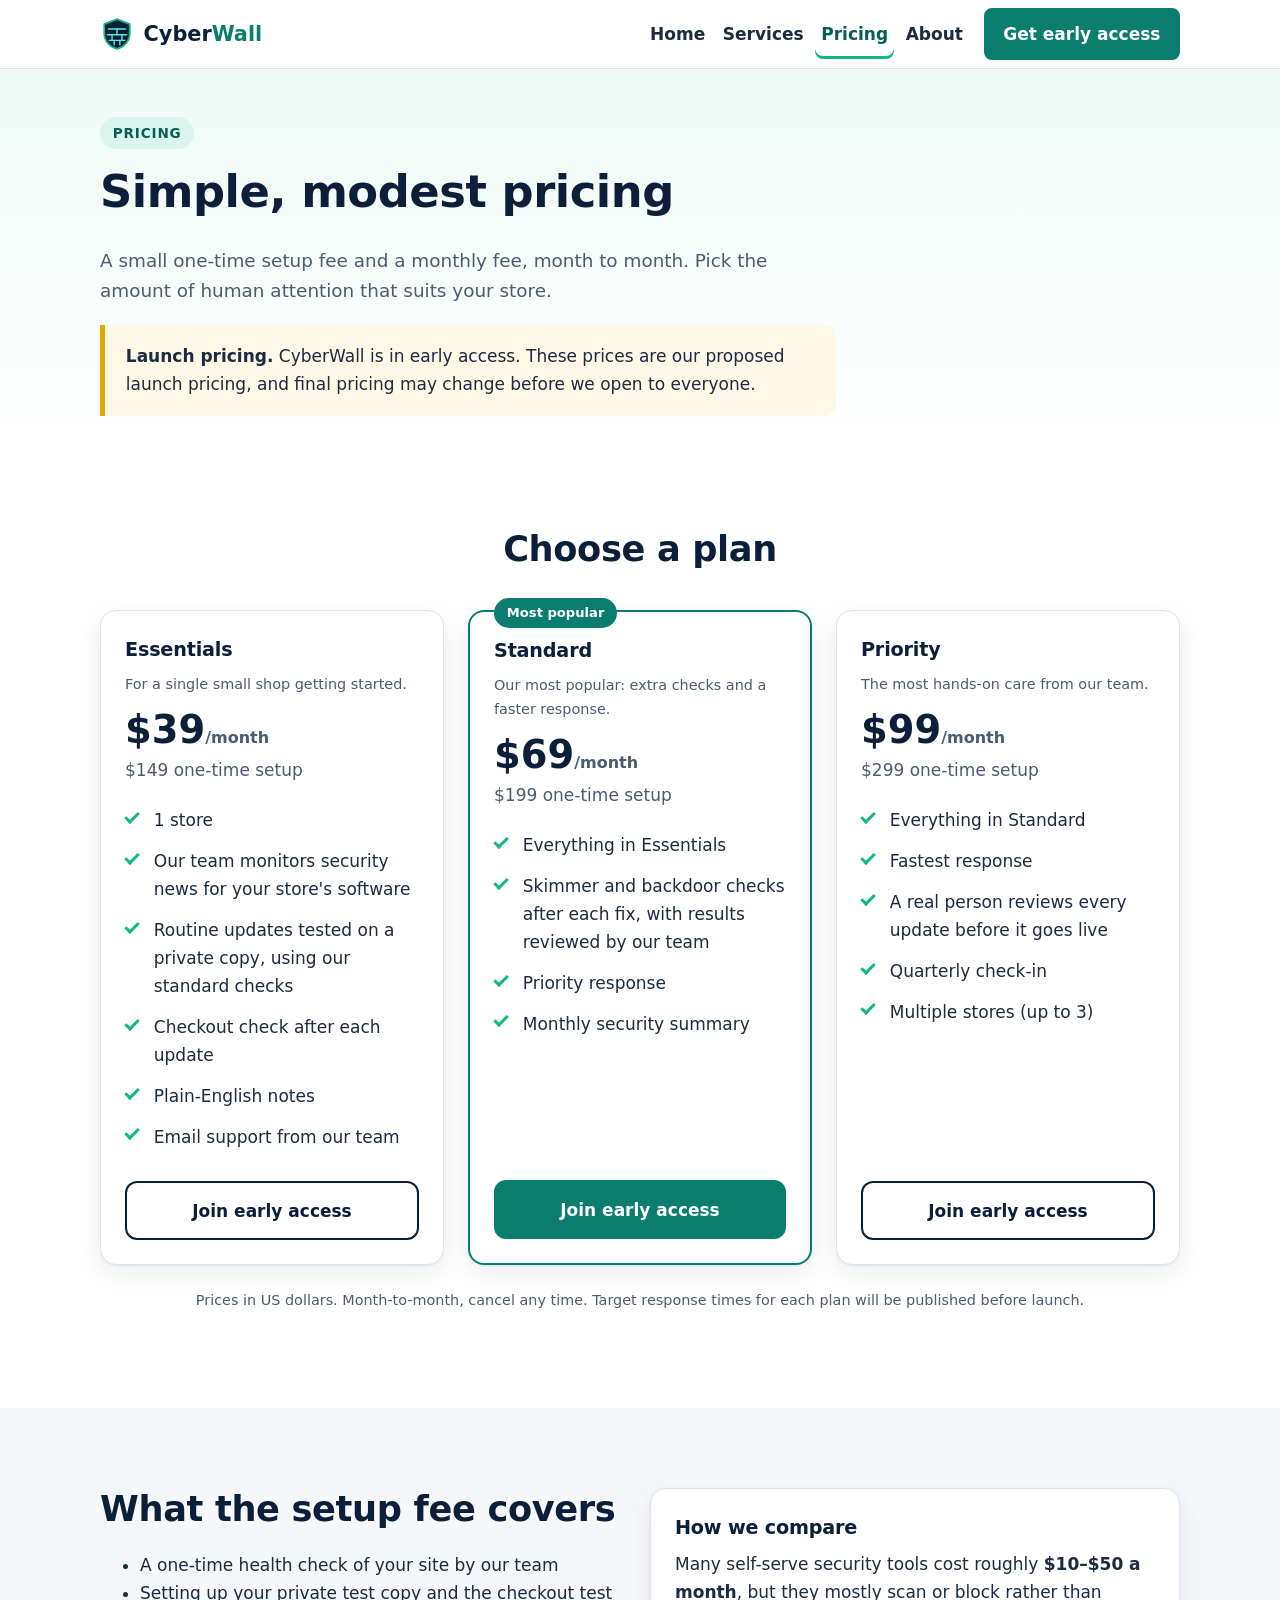
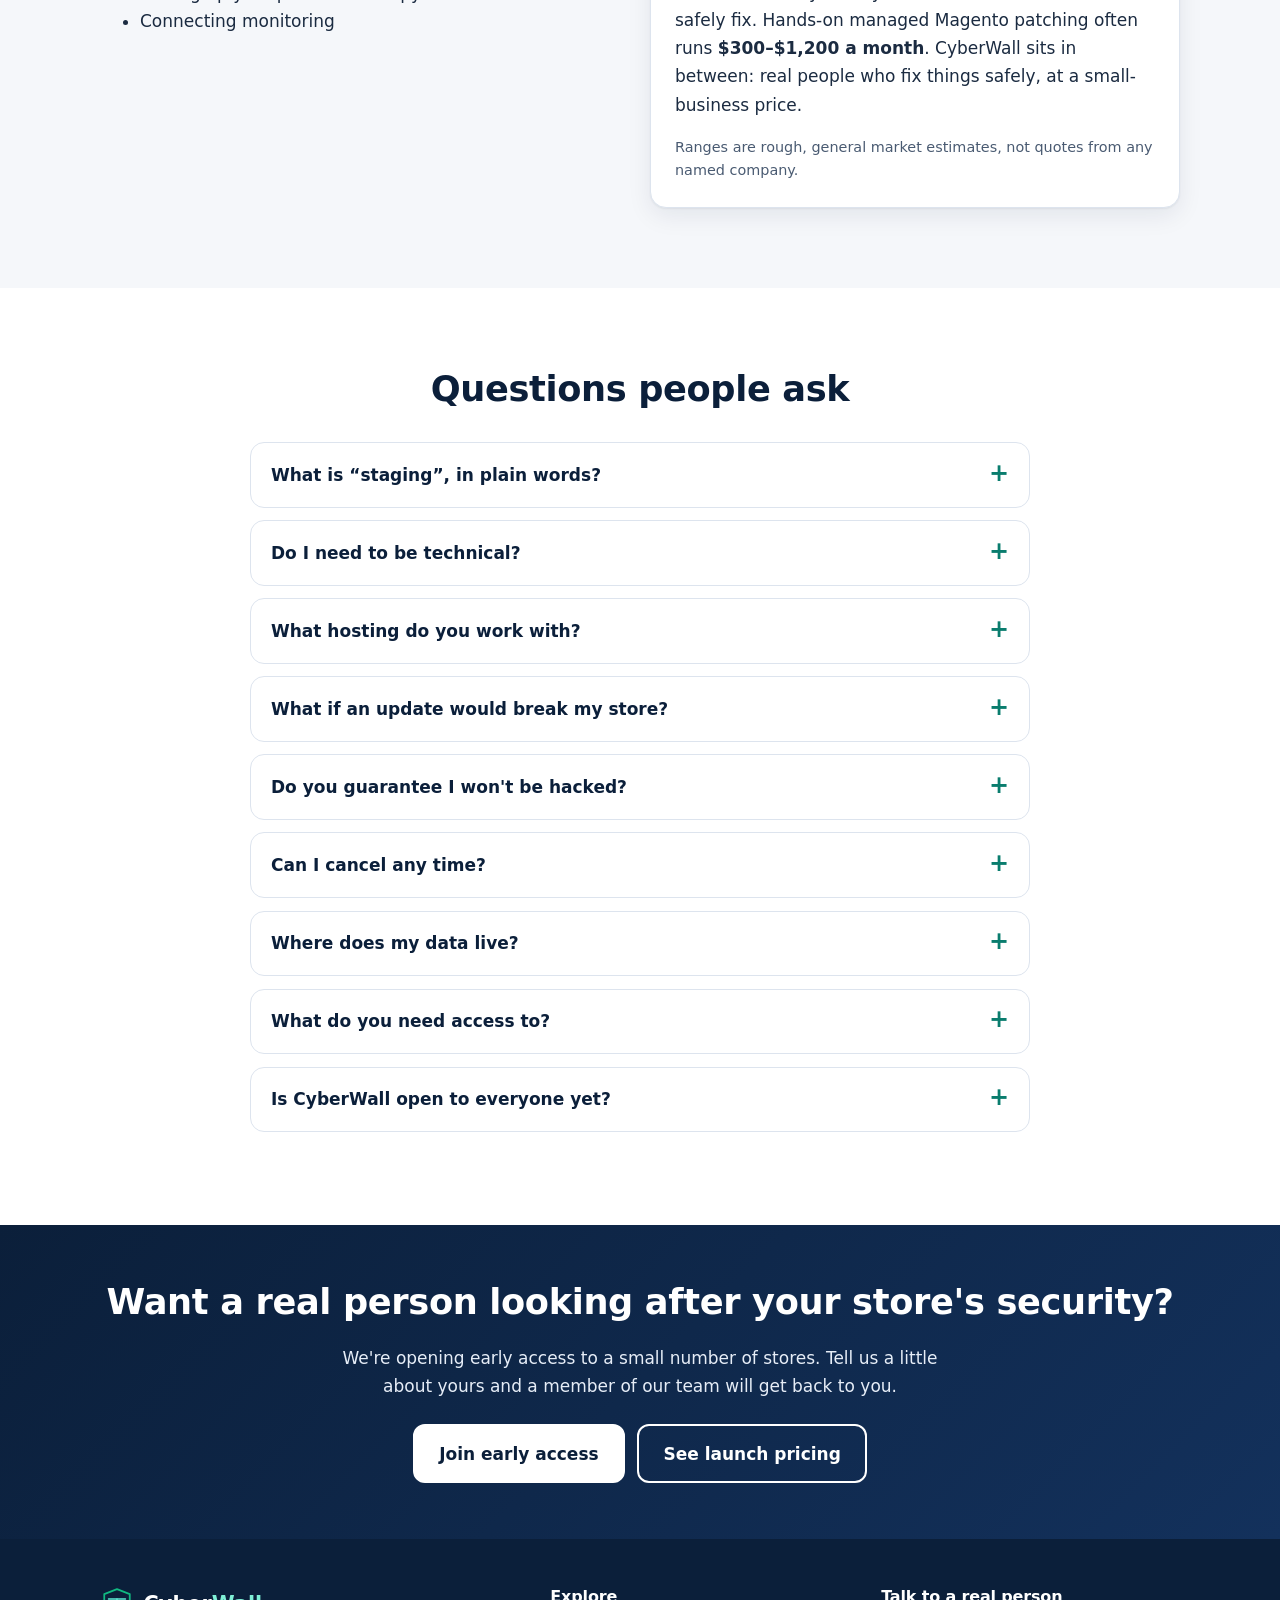
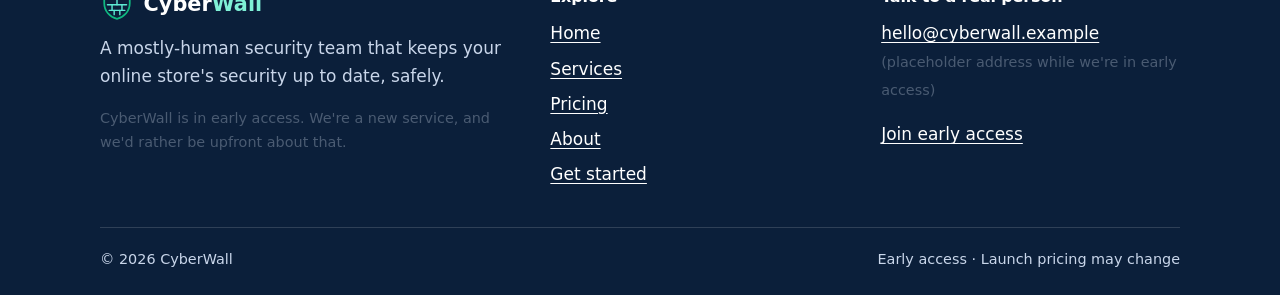
<file: cyberwall-20261026T191645Z-1-001/cyberwall/pricing.html>
<!DOCTYPE html>
<html lang="en">
<head>
<meta charset="utf-8">
<meta name="viewport" content="width=device-width, initial-scale=1">
<title>Pricing | CyberWall</title>
<meta name="description" content="CyberWall launch pricing: Essentials, Standard and Priority plans for small online stores, month to month. Early access open. Final pricing may change.">
<meta name="theme-color" content="#0b1f3a">
<meta property="og:type" content="website">
<meta property="og:site_name" content="CyberWall">
<meta property="og:title" content="Pricing | CyberWall">
<meta property="og:description" content="CyberWall launch pricing: Essentials, Standard and Priority plans for small online stores, month to month. Early access open. Final pricing may change.">
<meta property="og:url" content="https://www.cyberwall.example/pricing.html">
<meta name="twitter:card" content="summary">
<link rel="icon" href="data:image/svg+xml,%3Csvg xmlns='http://www.w3.org/2000/svg' viewBox='0 0 48 48'%3E%3Cpath d='M24 3 6 10v13c0 11 7.6 19.3 18 22 10.4-2.7 18-11 18-22V10L24 3Z' fill='%230b1f3a' stroke='%2310b981' stroke-width='3'/%3E%3Cpath d='M12 17h24M10.5 25h27M13 33h22M24 17v8M17 25v8M31 25v8M20 33v6M28 33v6' stroke='%235eead4' stroke-width='2' fill='none'/%3E%3C/svg%3E" type="image/svg+xml">
<link rel="stylesheet" href="style.css">
<script src="script.js" defer></script>
</head>
<body>
<a class="skip" href="#main">Skip to main content</a>
<header class="site-header">
  <div class="container bar">
    <a class="brand" href="index.html" aria-label="CyberWall home"><svg viewBox="0 0 48 48" role="img" aria-label="CyberWall logo: a shield made of wall bricks" xmlns="http://www.w3.org/2000/svg"><path d="M24 3 6 10v13c0 11 7.6 19.3 18 22 10.4-2.7 18-11 18-22V10L24 3Z" fill="#0b1f3a"/><g fill="none" stroke="#5eead4" stroke-width="2" stroke-linecap="round"><path d="M12 17h24M10.5 25h27M13 33h22"/><path d="M24 17v8M17 25v8M31 25v8M20 33v6M28 33v6"/></g><path d="M24 3 6 10v13c0 11 7.6 19.3 18 22 10.4-2.7 18-11 18-22V10L24 3Z" fill="none" stroke="#10b981" stroke-width="2.5" stroke-linejoin="round"/></svg><span>Cyber<b>Wall</b></span></a>
    <button class="nav-toggle" type="button" aria-expanded="false" aria-controls="site-nav"><span class="bars" aria-hidden="true"></span> Menu</button>
    <nav id="site-nav" class="nav" aria-label="Main">
        <a href="index.html">Home</a>
        <a href="services.html">Services</a>
        <a href="pricing.html" aria-current="page">Pricing</a>
        <a href="about.html">About</a>
        <a class="btn" href="contact.html">Get early access</a>
    </nav>
  </div>
</header>
<main id="main">
<section class="page-hero">
  <div class="container">
    <span class="eyebrow">Pricing</span>
    <h1>Simple, modest pricing</h1>
    <p class="lead">A small one-time setup fee and a monthly fee, month to month. Pick the amount of human attention that suits your store.</p>
    <div class="callout warn" style="max-width:46rem"><strong>Launch pricing.</strong> CyberWall is in early access. These prices are our proposed launch pricing, and final pricing may change before we open to everyone.</div>
  </div>
</section>

<section class="section" aria-labelledby="plans-h">
  <div class="container">
    <h2 id="plans-h" class="center">Choose a plan</h2>
    <div class="plans" style="margin-top:2.5rem">
      <div class="card plan">
  <h3>Essentials</h3><p class="small">For a single small shop getting started.</p>
  <div class="price">$39<small>/month</small></div>
  <p class="setup">$149 one-time setup</p>
  <ul><li>1 store</li><li>Our team monitors security news for your store's software</li><li>Routine updates tested on a private copy, using our standard checks</li><li>Checkout check after each update</li><li>Plain-English notes</li><li>Email support from our team</li></ul>
  <a class="btn secondary" href="contact.html?plan=essentials">Join early access</a>
</div>
      <div class="card plan popular"><span class="tag">Most popular</span>
  <h3>Standard</h3><p class="small">Our most popular: extra checks and a faster response.</p>
  <div class="price">$69<small>/month</small></div>
  <p class="setup">$199 one-time setup</p>
  <ul><li>Everything in Essentials</li><li>Skimmer and backdoor checks after each fix, with results reviewed by our team</li><li>Priority response</li><li>Monthly security summary</li></ul>
  <a class="btn" href="contact.html?plan=standard">Join early access</a>
</div>
      <div class="card plan">
  <h3>Priority</h3><p class="small">The most hands-on care from our team.</p>
  <div class="price">$99<small>/month</small></div>
  <p class="setup">$299 one-time setup</p>
  <ul><li>Everything in Standard</li><li>Fastest response</li><li>A real person reviews every update before it goes live</li><li>Quarterly check-in</li><li>Multiple stores (up to 3)</li></ul>
  <a class="btn secondary" href="contact.html?plan=priority">Join early access</a>
</div>
    </div>
    <p class="small center" style="margin-top:1.5rem">Prices in US dollars. Month-to-month, cancel any time. Target response times for each plan will be published before launch.</p>
  </div>
</section>

<section class="section soft" aria-labelledby="setup-h">
  <div class="container grid two" style="align-items:start">
    <div>
      <h2 id="setup-h">What the setup fee covers</h2>
      <ul>
        <li>A one-time health check of your site by our team</li>
        <li>Setting up your private test copy and the checkout test</li>
        <li>Connecting monitoring</li>
      </ul>
    </div>
    <div class="card">
      <h3>How we compare</h3>
      <p>Many self-serve security tools cost roughly <strong>$10&ndash;$50 a month</strong>, but they mostly scan or block rather than safely fix. Hands-on managed Magento patching often runs <strong>$300&ndash;$1,200 a month</strong>. CyberWall sits in between: real people who fix things safely, at a small-business price.</p>
      <p class="small">Ranges are rough, general market estimates, not quotes from any named company.</p>
    </div>
  </div>
</section>

<section class="section faq" aria-labelledby="faq-h">
  <div class="container" style="max-width:820px">
    <h2 id="faq-h" class="center">Questions people ask</h2>
    <div style="margin-top:2rem">
      <details><summary>What is &ldquo;staging&rdquo;, in plain words?</summary><p>It's a private copy of your store that only we can see. We try each fix there first, so if something goes wrong, your real store and real customers are never affected.</p></details>
      <details><summary>Do I need to be technical?</summary><p>No. We do the technical work and explain it in plain English. If we need something from you, we'll tell you exactly what and how.</p></details>
      <details><summary>What hosting do you work with?</summary><p>We're built for stores on WooCommerce, WordPress, Magento and Shopware. Hosting setups vary a lot, so during early access we'll check yours with you before you sign up. Sometimes the PHP update itself has to be done by your hosting company. In that case we'll tell you exactly what to ask them for, and test your store on the new version first.</p></details>
      <details><summary>What if an update would break my store?</summary><p>That's the whole reason we test on a copy first. If a fix causes trouble there, we don't put it on your live store. We work out a safer way, and a person on our team will let you know. And if something unexpected happens after a live update, a rollback is ready.</p></details>
      <details><summary>Do you guarantee I won't be hacked?</summary><p>No, and no one honestly can. What we do is reduce the risk by fixing known security holes quickly and safely, with checks along the way.</p></details>
      <details><summary>Can I cancel any time?</summary><p>Yes. Plans are month to month.</p></details>
      <details><summary>Where does my data live?</summary><p>Our aim is to keep your private test copy in a private, access-controlled place, and to remove it when you leave. We'll confirm the exact details in writing, and in our privacy policy, before we take on customers. <em>(Privacy policy: coming soon.)</em></p></details>
      <details><summary>What do you need access to?</summary><p>Enough access to your store and hosting to make a test copy and apply updates, which we'll agree with you up front. We'll ask only for what we need, and we'll explain why. We never ask you to email us passwords.</p></details>
      <details><summary>Is CyberWall open to everyone yet?</summary><p>Not yet. We're launching with early access and a waitlist, so we can look after each store properly. Joining early access doesn't commit you to anything.</p></details>
    </div>
  </div>
</section>

<section class="cta-band" aria-labelledby="cta-h">
  <div class="container">
    <h2 id="cta-h">Want a real person looking after your store's security?</h2>
    <p style="max-width:40rem;margin:0 auto">We're opening early access to a small number of stores. Tell us a little about yours and a member of our team will get back to you.</p>
    <div class="btn-row"><a class="btn light" href="contact.html">Join early access</a><a class="btn secondary" href="pricing.html">See launch pricing</a></div>
  </div>
</section>
</main>
<footer class="site-footer">
  <div class="container">
    <div class="foot-grid">
      <div>
        <a class="brand" href="index.html"><svg viewBox="0 0 48 48" role="img" aria-label="CyberWall logo: a shield made of wall bricks" xmlns="http://www.w3.org/2000/svg"><path d="M24 3 6 10v13c0 11 7.6 19.3 18 22 10.4-2.7 18-11 18-22V10L24 3Z" fill="#0b1f3a"/><g fill="none" stroke="#5eead4" stroke-width="2" stroke-linecap="round"><path d="M12 17h24M10.5 25h27M13 33h22"/><path d="M24 17v8M17 25v8M31 25v8M20 33v6M28 33v6"/></g><path d="M24 3 6 10v13c0 11 7.6 19.3 18 22 10.4-2.7 18-11 18-22V10L24 3Z" fill="none" stroke="#10b981" stroke-width="2.5" stroke-linejoin="round"/></svg><span>Cyber<b>Wall</b></span></a>
        <p style="margin-top:.8rem;max-width:26rem">A mostly-human security team that keeps your online store's security up to date, safely.</p>
        <p class="small">CyberWall is in early access. We're a new service, and we'd rather be upfront about that.</p>
      </div>
      <nav aria-label="Footer">
        <h2>Explore</h2>
        <ul>
          <li><a href="index.html">Home</a></li>
          <li><a href="services.html">Services</a></li>
          <li><a href="pricing.html">Pricing</a></li>
          <li><a href="about.html">About</a></li>
          <li><a href="contact.html">Get started</a></li>
        </ul>
      </nav>
      <div>
        <h2>Talk to a real person</h2>
        <p><a href="mailto:hello@cyberwall.example">hello@cyberwall.example</a><br><span class="small">(placeholder address while we're in early access)</span></p>
        <p><a href="contact.html">Join early access</a></p>
      </div>
    </div>
    <div class="legal"><span>&copy; 2026 CyberWall</span><span>Early access &middot; Launch pricing may change</span></div>
  </div>
</footer>
</body>
</html>
</file>
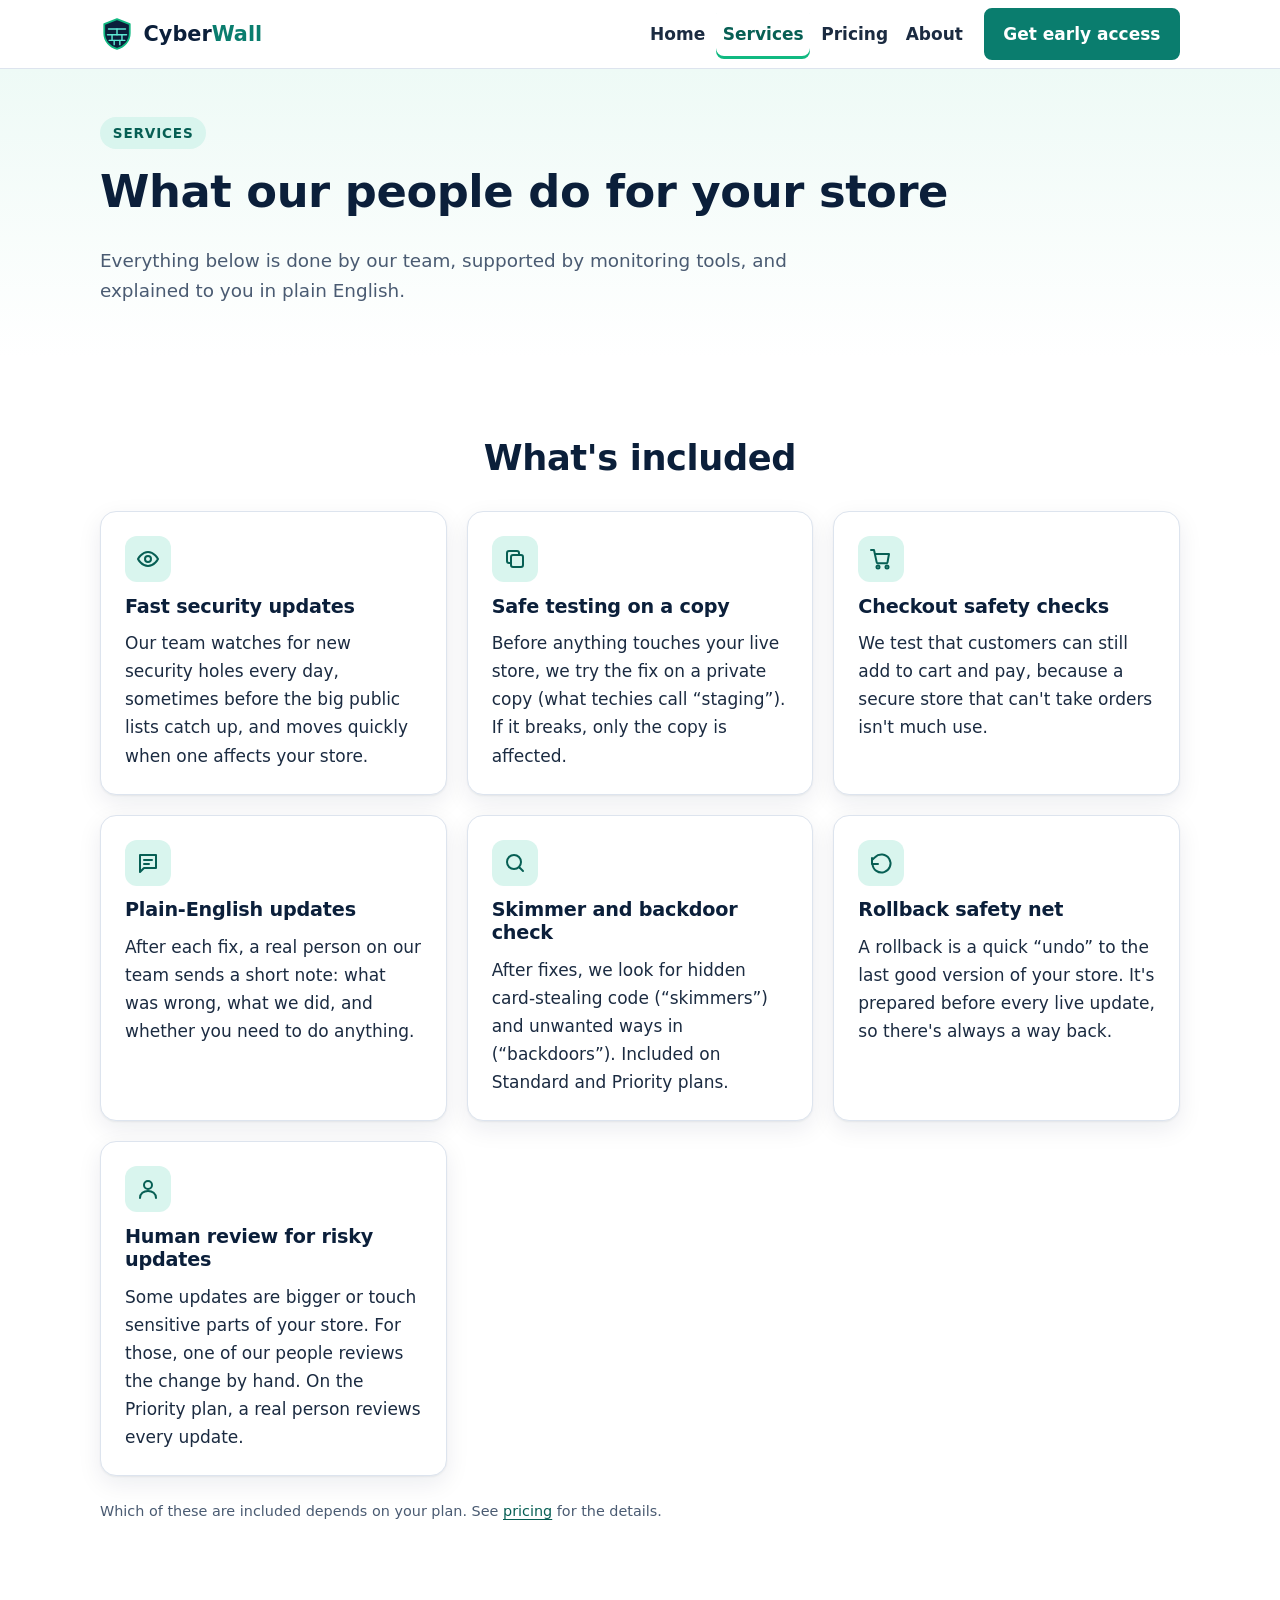
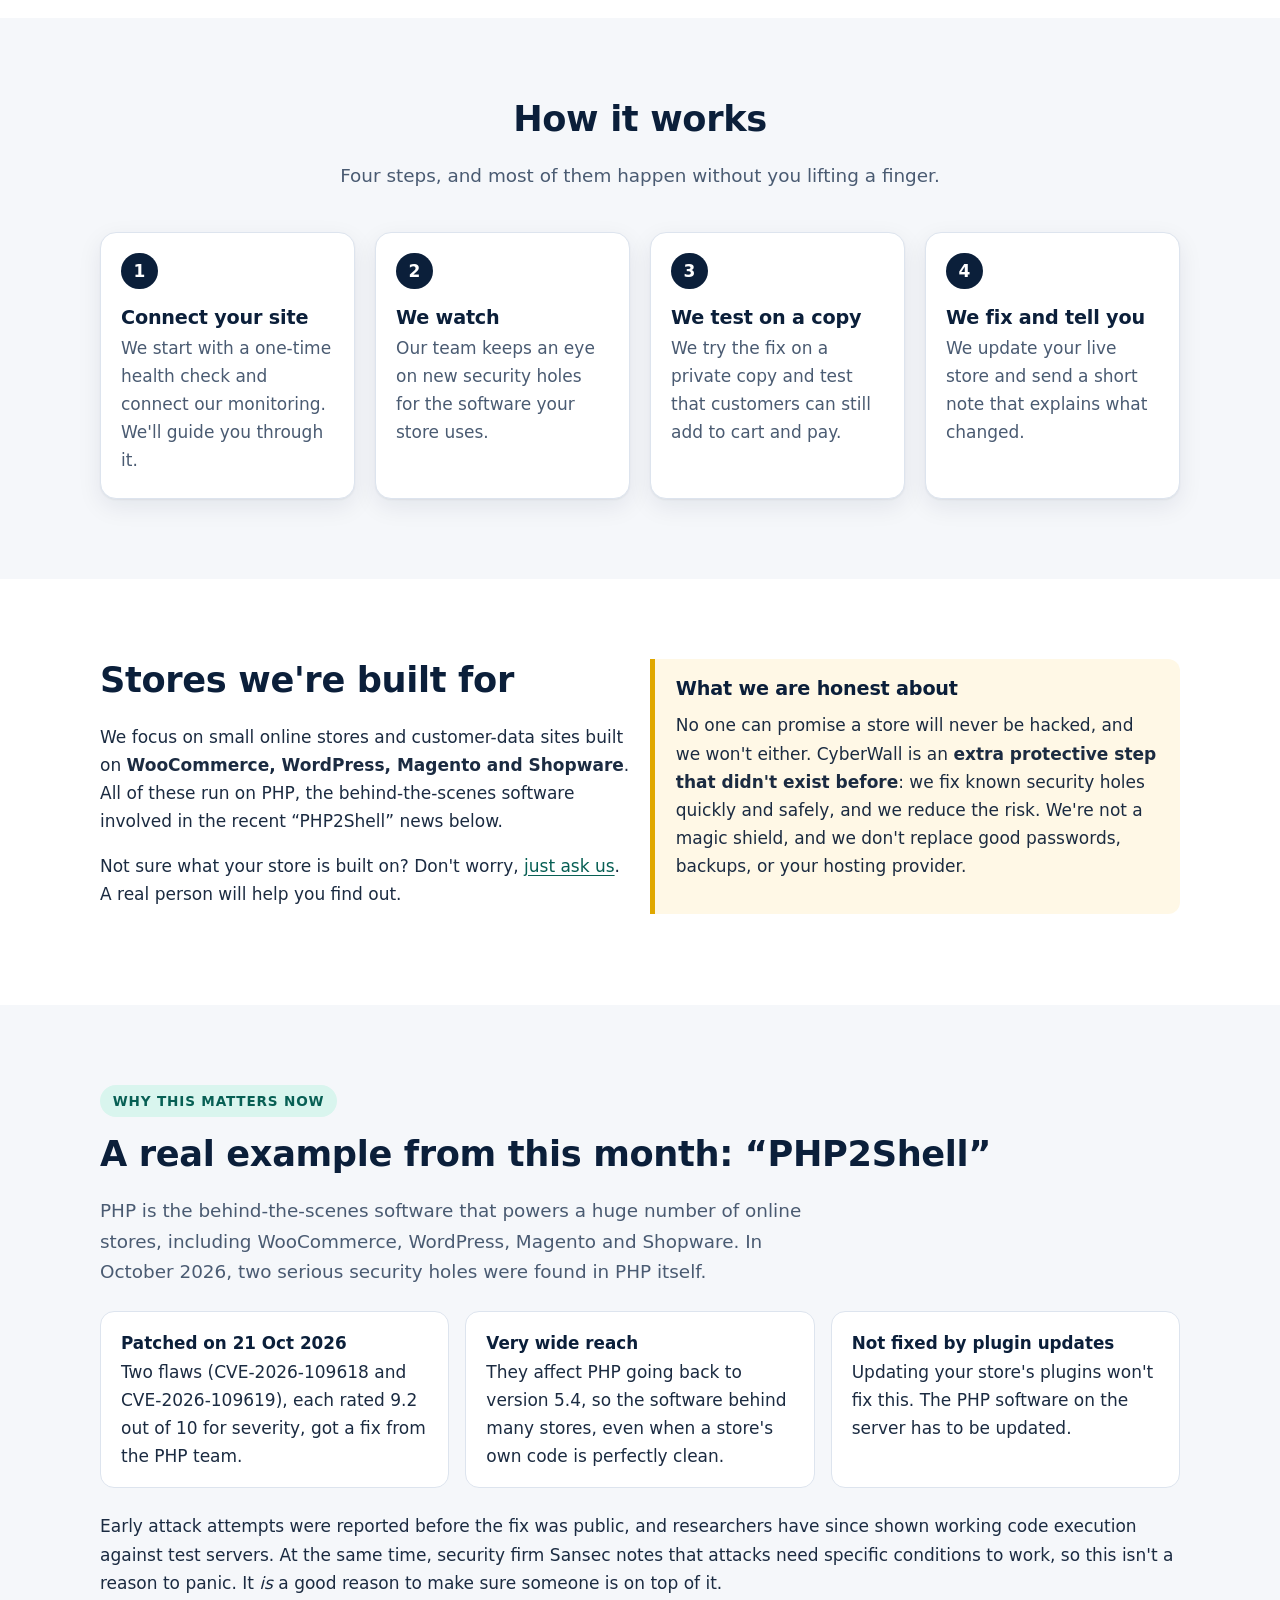
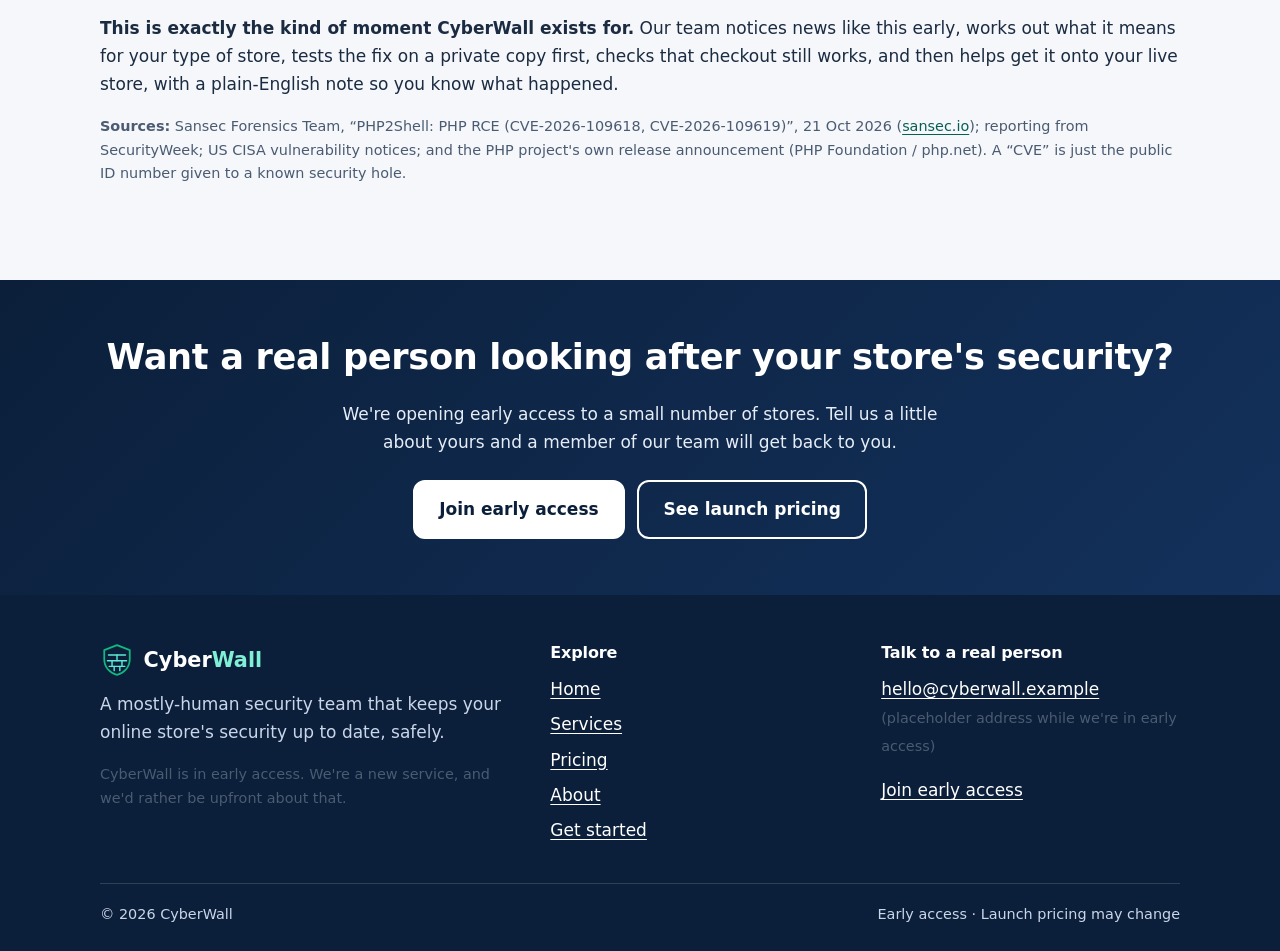
<file: cyberwall-20261026T191645Z-1-001/cyberwall/services.html>
<!DOCTYPE html>
<html lang="en">
<head>
<meta charset="utf-8">
<meta name="viewport" content="width=device-width, initial-scale=1">
<title>Services | CyberWall</title>
<meta name="description" content="What the CyberWall team does for your online store: fast security updates, safe testing on a copy, checkout checks, plain-English notes, rollback, and human review.">
<meta name="theme-color" content="#0b1f3a">
<meta property="og:type" content="website">
<meta property="og:site_name" content="CyberWall">
<meta property="og:title" content="Services | CyberWall">
<meta property="og:description" content="What the CyberWall team does for your online store: fast security updates, safe testing on a copy, checkout checks, plain-English notes, rollback, and human review.">
<meta property="og:url" content="https://www.cyberwall.example/services.html">
<meta name="twitter:card" content="summary">
<link rel="icon" href="data:image/svg+xml,%3Csvg xmlns='http://www.w3.org/2000/svg' viewBox='0 0 48 48'%3E%3Cpath d='M24 3 6 10v13c0 11 7.6 19.3 18 22 10.4-2.7 18-11 18-22V10L24 3Z' fill='%230b1f3a' stroke='%2310b981' stroke-width='3'/%3E%3Cpath d='M12 17h24M10.5 25h27M13 33h22M24 17v8M17 25v8M31 25v8M20 33v6M28 33v6' stroke='%235eead4' stroke-width='2' fill='none'/%3E%3C/svg%3E" type="image/svg+xml">
<link rel="stylesheet" href="style.css">
<script src="script.js" defer></script>
</head>
<body>
<a class="skip" href="#main">Skip to main content</a>
<header class="site-header">
  <div class="container bar">
    <a class="brand" href="index.html" aria-label="CyberWall home"><svg viewBox="0 0 48 48" role="img" aria-label="CyberWall logo: a shield made of wall bricks" xmlns="http://www.w3.org/2000/svg"><path d="M24 3 6 10v13c0 11 7.6 19.3 18 22 10.4-2.7 18-11 18-22V10L24 3Z" fill="#0b1f3a"/><g fill="none" stroke="#5eead4" stroke-width="2" stroke-linecap="round"><path d="M12 17h24M10.5 25h27M13 33h22"/><path d="M24 17v8M17 25v8M31 25v8M20 33v6M28 33v6"/></g><path d="M24 3 6 10v13c0 11 7.6 19.3 18 22 10.4-2.7 18-11 18-22V10L24 3Z" fill="none" stroke="#10b981" stroke-width="2.5" stroke-linejoin="round"/></svg><span>Cyber<b>Wall</b></span></a>
    <button class="nav-toggle" type="button" aria-expanded="false" aria-controls="site-nav"><span class="bars" aria-hidden="true"></span> Menu</button>
    <nav id="site-nav" class="nav" aria-label="Main">
        <a href="index.html">Home</a>
        <a href="services.html" aria-current="page">Services</a>
        <a href="pricing.html">Pricing</a>
        <a href="about.html">About</a>
        <a class="btn" href="contact.html">Get early access</a>
    </nav>
  </div>
</header>
<main id="main">
<section class="page-hero">
  <div class="container">
    <span class="eyebrow">Services</span>
    <h1>What our people do for your store</h1>
    <p class="lead">Everything below is done by our team, supported by monitoring tools, and explained to you in plain English.</p>
  </div>
</section>

<section class="section" aria-labelledby="svc-h">
  <div class="container">
    <h2 id="svc-h" class="center">What's included</h2>
    <div class="grid three" style="margin-top:2rem">
      <div class="card"><span class="icon"><svg viewBox="0 0 24 24" fill="none" stroke="currentColor" stroke-width="2" stroke-linecap="round" stroke-linejoin="round" aria-hidden="true"><path d="M2 12s3.6-7 10-7 10 7 10 7-3.6 7-10 7S2 12 2 12Z"/><circle cx="12" cy="12" r="3"/></svg></span><h3>Fast security updates</h3><p>Our team watches for new security holes every day, sometimes before the big public lists catch up, and moves quickly when one affects your store.</p></div>
      <div class="card"><span class="icon"><svg viewBox="0 0 24 24" fill="none" stroke="currentColor" stroke-width="2" stroke-linecap="round" stroke-linejoin="round" aria-hidden="true"><rect x="8" y="8" width="12" height="12" rx="2"/><path d="M16 8V6a2 2 0 0 0-2-2H6a2 2 0 0 0-2 2v8a2 2 0 0 0 2 2h2"/></svg></span><h3>Safe testing on a copy</h3><p>Before anything touches your live store, we try the fix on a private copy (what techies call &ldquo;staging&rdquo;). If it breaks, only the copy is affected.</p></div>
      <div class="card"><span class="icon"><svg viewBox="0 0 24 24" fill="none" stroke="currentColor" stroke-width="2" stroke-linecap="round" stroke-linejoin="round" aria-hidden="true"><circle cx="9" cy="20" r="1.5"/><circle cx="18" cy="20" r="1.5"/><path d="M2 3h3l2.7 12.4a1 1 0 0 0 1 .8h8.8a1 1 0 0 0 1-.8L20 7H6"/></svg></span><h3>Checkout safety checks</h3><p>We test that customers can still add to cart and pay, because a secure store that can't take orders isn't much use.</p></div>
      <div class="card"><span class="icon"><svg viewBox="0 0 24 24" fill="none" stroke="currentColor" stroke-width="2" stroke-linecap="round" stroke-linejoin="round" aria-hidden="true"><path d="M4 4h16v13H8l-4 4V4Z"/><path d="M8 9h8M8 13h5"/></svg></span><h3>Plain-English updates</h3><p>After each fix, a real person on our team sends a short note: what was wrong, what we did, and whether you need to do anything.</p></div>
      <div class="card"><span class="icon"><svg viewBox="0 0 24 24" fill="none" stroke="currentColor" stroke-width="2" stroke-linecap="round" stroke-linejoin="round" aria-hidden="true"><circle cx="11" cy="11" r="7"/><path d="m20 20-3.5-3.5"/></svg></span><h3>Skimmer and backdoor check</h3><p>After fixes, we look for hidden card-stealing code (&ldquo;skimmers&rdquo;) and unwanted ways in (&ldquo;backdoors&rdquo;). Included on Standard and Priority plans.</p></div>
      <div class="card"><span class="icon"><svg viewBox="0 0 24 24" fill="none" stroke="currentColor" stroke-width="2" stroke-linecap="round" stroke-linejoin="round" aria-hidden="true"><path d="M3 7v6h6"/><path d="M3.5 13A9 9 0 1 0 6 6.3L3 9"/></svg></span><h3>Rollback safety net</h3><p>A rollback is a quick &ldquo;undo&rdquo; to the last good version of your store. It's prepared before every live update, so there's always a way back.</p></div>
      <div class="card"><span class="icon"><svg viewBox="0 0 24 24" fill="none" stroke="currentColor" stroke-width="2" stroke-linecap="round" stroke-linejoin="round" aria-hidden="true"><circle cx="12" cy="8" r="4"/><path d="M4 21c0-4.4 3.6-7 8-7s8 2.6 8 7"/></svg></span><h3>Human review for risky updates</h3><p>Some updates are bigger or touch sensitive parts of your store. For those, one of our people reviews the change by hand. On the Priority plan, a real person reviews every update.</p></div>
    </div>
    <p class="small" style="margin-top:1.5rem">Which of these are included depends on your plan. See <a href="pricing.html">pricing</a> for the details.</p>
  </div>
</section>

<section class="section soft" aria-labelledby="hiw-h">
  <div class="container">
    <div class="center"><h2 id="hiw-h">How it works</h2><p class="lead">Four steps, and most of them happen without you lifting a finger.</p></div>
    <ol class="steps" style="margin-top:2.5rem">
      <li><h3>Connect your site</h3><p>We start with a one-time health check and connect our monitoring. We'll guide you through it.</p></li>
      <li><h3>We watch</h3><p>Our team keeps an eye on new security holes for the software your store uses.</p></li>
      <li><h3>We test on a copy</h3><p>We try the fix on a private copy and test that customers can still add to cart and pay.</p></li>
      <li><h3>We fix and tell you</h3><p>We update your live store and send a short note that explains what changed.</p></li>
    </ol>
  </div>
</section>

<section class="section" aria-labelledby="plat-h">
  <div class="container grid two" style="align-items:start">
    <div>
      <h2 id="plat-h">Stores we're built for</h2>
      <p>We focus on small online stores and customer-data sites built on <strong>WooCommerce, WordPress, Magento and Shopware</strong>. All of these run on PHP, the behind-the-scenes software involved in the recent &ldquo;PHP2Shell&rdquo; news below.</p>
      <p>Not sure what your store is built on? Don't worry, <a href="contact.html">just ask us</a>. A real person will help you find out.</p>
    </div>
    <div class="callout warn">
      <h3>What we are honest about</h3>
      <p>No one can promise a store will never be hacked, and we won't either. CyberWall is an <strong>extra protective step that didn't exist before</strong>: we fix known security holes quickly and safely, and we reduce the risk. We're not a magic shield, and we don't replace good passwords, backups, or your hosting provider.</p>
    </div>
  </div>
</section>

<section class="section soft" id="why-now" aria-labelledby="why-h">
  <div class="container">
    <span class="eyebrow">Why this matters now</span>
    <h2 id="why-h">A real example from this month: &ldquo;PHP2Shell&rdquo;</h2>
    <p class="lead">PHP is the behind-the-scenes software that powers a huge number of online stores, including WooCommerce, WordPress, Magento and Shopware. In October 2026, two serious security holes were found in PHP itself.</p>
    <div class="facts">
      <div class="fact"><b>Patched on 21 Oct 2026</b>Two flaws (CVE-2026-109618 and CVE-2026-109619), each rated 9.2 out of 10 for severity, got a fix from the PHP team.</div>
      <div class="fact"><b>Very wide reach</b>They affect PHP going back to version 5.4, so the software behind many stores, even when a store's own code is perfectly clean.</div>
      <div class="fact"><b>Not fixed by plugin updates</b>Updating your store's plugins won't fix this. The PHP software on the server has to be updated.</div>
    </div>
    <p>Early attack attempts were reported before the fix was public, and researchers have since shown working code execution against test servers. At the same time, security firm Sansec notes that attacks need specific conditions to work, so this isn't a reason to panic. It <em>is</em> a good reason to make sure someone is on top of it.</p>
    <p><strong>This is exactly the kind of moment CyberWall exists for.</strong> Our team notices news like this early, works out what it means for your type of store, tests the fix on a private copy first, checks that checkout still works, and then helps get it onto your live store, with a plain-English note so you know what happened.</p>
    <p class="small"><strong>Sources:</strong> Sansec Forensics Team, &ldquo;PHP2Shell: PHP RCE (CVE-2026-109618, CVE-2026-109619)&rdquo;, 21 Oct 2026 (<a href="https://sansec.io/research/php2shell" rel="noopener">sansec.io</a>); reporting from SecurityWeek; US CISA vulnerability notices; and the PHP project's own release announcement (PHP Foundation / php.net). A &ldquo;CVE&rdquo; is just the public ID number given to a known security hole.</p>
  </div>
</section>

<section class="cta-band" aria-labelledby="cta-h">
  <div class="container">
    <h2 id="cta-h">Want a real person looking after your store's security?</h2>
    <p style="max-width:40rem;margin:0 auto">We're opening early access to a small number of stores. Tell us a little about yours and a member of our team will get back to you.</p>
    <div class="btn-row"><a class="btn light" href="contact.html">Join early access</a><a class="btn secondary" href="pricing.html">See launch pricing</a></div>
  </div>
</section>
</main>
<footer class="site-footer">
  <div class="container">
    <div class="foot-grid">
      <div>
        <a class="brand" href="index.html"><svg viewBox="0 0 48 48" role="img" aria-label="CyberWall logo: a shield made of wall bricks" xmlns="http://www.w3.org/2000/svg"><path d="M24 3 6 10v13c0 11 7.6 19.3 18 22 10.4-2.7 18-11 18-22V10L24 3Z" fill="#0b1f3a"/><g fill="none" stroke="#5eead4" stroke-width="2" stroke-linecap="round"><path d="M12 17h24M10.5 25h27M13 33h22"/><path d="M24 17v8M17 25v8M31 25v8M20 33v6M28 33v6"/></g><path d="M24 3 6 10v13c0 11 7.6 19.3 18 22 10.4-2.7 18-11 18-22V10L24 3Z" fill="none" stroke="#10b981" stroke-width="2.5" stroke-linejoin="round"/></svg><span>Cyber<b>Wall</b></span></a>
        <p style="margin-top:.8rem;max-width:26rem">A mostly-human security team that keeps your online store's security up to date, safely.</p>
        <p class="small">CyberWall is in early access. We're a new service, and we'd rather be upfront about that.</p>
      </div>
      <nav aria-label="Footer">
        <h2>Explore</h2>
        <ul>
          <li><a href="index.html">Home</a></li>
          <li><a href="services.html">Services</a></li>
          <li><a href="pricing.html">Pricing</a></li>
          <li><a href="about.html">About</a></li>
          <li><a href="contact.html">Get started</a></li>
        </ul>
      </nav>
      <div>
        <h2>Talk to a real person</h2>
        <p><a href="mailto:hello@cyberwall.example">hello@cyberwall.example</a><br><span class="small">(placeholder address while we're in early access)</span></p>
        <p><a href="contact.html">Join early access</a></p>
      </div>
    </div>
    <div class="legal"><span>&copy; 2026 CyberWall</span><span>Early access &middot; Launch pricing may change</span></div>
  </div>
</footer>
</body>
</html>
</file>
<file: style.css>
/* Talos Web Services — shared styles. Mobile-first, no dependencies. */
:root{
  --navy:#0b1f3a; --navy-2:#13315c; --ink:#1b2b41; --muted:#4a5b72;
  --teal:#0a7d6e; --teal-dark:#075f54; --emerald:#10b981; --mint:#d9f5ee; --mint-2:#eefaf6;
  --bg:#ffffff; --bg-soft:#f5f7fa; --line:#dde4ee; --warn-bg:#fff8e6; --warn-line:#f0d58a;
  --radius:16px; --shadow:0 1px 2px rgba(11,31,58,.06),0 8px 24px rgba(11,31,58,.08);
  --font:system-ui,-apple-system,"Segoe UI",Roboto,"Helvetica Neue",Arial,sans-serif;
}
*,*::before,*::after{box-sizing:border-box}
html{scroll-behavior:smooth;-webkit-text-size-adjust:100%}
@media (prefers-reduced-motion:reduce){html{scroll-behavior:auto}*{transition:none!important;animation:none!important}}
body{margin:0;font-family:var(--font);color:var(--ink);background:var(--bg);line-height:1.65;font-size:1.0625rem}
img,svg{max-width:100%;height:auto}
a{color:var(--teal-dark);text-underline-offset:3px}
a:hover{color:var(--navy)}
:focus-visible{outline:3px solid #f5b301;outline-offset:3px;border-radius:6px}
h1,h2,h3{color:var(--navy);line-height:1.2;margin:0 0 .6em;letter-spacing:-.01em}
h1{font-size:clamp(2rem,6vw,3.2rem)}
h2{font-size:clamp(1.55rem,4vw,2.2rem)}
h3{font-size:1.2rem}
p{margin:0 0 1em}
.container{width:100%;max-width:1120px;margin:0 auto;padding:0 1.25rem}
.section{padding:3.5rem 0}
.section.soft{background:var(--bg-soft)}
.section.navy{background:var(--navy);color:#e6edf7}
.section.navy h2,.section.navy h3{color:#fff}
.section.navy a{color:#7ff0d6}
.lead{font-size:1.15rem;color:var(--muted);max-width:46rem}
.center{text-align:center}.center .lead{margin-left:auto;margin-right:auto}
.eyebrow{display:inline-block;font-weight:700;font-size:.85rem;letter-spacing:.06em;text-transform:uppercase;color:var(--teal-dark);background:var(--mint);padding:.3rem .8rem;border-radius:999px;margin-bottom:1rem}
.navy .eyebrow{background:rgba(127,240,214,.15);color:#7ff0d6}
.skip{position:absolute;left:-999px;top:0;background:var(--navy);color:#fff;padding:.7rem 1rem;z-index:100}
.skip:focus{left:0}

/* Header */
.site-header{position:sticky;top:0;z-index:50;background:rgba(255,255,255,.96);backdrop-filter:blur(8px);border-bottom:1px solid var(--line)}
.bar{display:flex;align-items:center;justify-content:space-between;min-height:68px;gap:1rem}
.brand{display:flex;align-items:center;gap:.6rem;font-weight:800;font-size:1.3rem;color:var(--navy);text-decoration:none}
.brand svg{width:34px;height:34px;flex:none}
.brand span b{color:var(--teal)}
.nav-toggle{display:none;background:none;border:1px solid var(--line);border-radius:10px;padding:.5rem .8rem;font:inherit;font-weight:600;color:var(--navy);cursor:pointer}
.js .nav-toggle{display:inline-flex;align-items:center;gap:.5rem}
.nav-toggle .bars{width:18px;height:2px;background:var(--navy);position:relative;display:inline-block}
.nav-toggle .bars::before,.nav-toggle .bars::after{content:"";position:absolute;left:0;width:18px;height:2px;background:var(--navy)}
.nav-toggle .bars::before{top:-6px}.nav-toggle .bars::after{top:6px}
.nav{display:flex;flex-direction:column;gap:.25rem;width:100%;order:3;padding-bottom:1rem}
.js .nav{display:none}
.js .nav.open{display:flex}
.bar{flex-wrap:wrap}
.nav a{padding:.7rem .4rem;text-decoration:none;color:var(--ink);font-weight:600;border-radius:8px}
.nav a:hover{color:var(--teal-dark);background:var(--bg-soft)}
.nav a[aria-current="page"]{color:var(--teal-dark);box-shadow:inset 0 -3px 0 var(--emerald)}
.nav .btn{margin-top:.4rem;text-align:center}

/* Buttons */
.btn{display:inline-block;background:var(--teal);color:#fff;font-weight:700;padding:.85rem 1.5rem;border-radius:12px;text-decoration:none;border:2px solid var(--teal);font:inherit;font-weight:700;cursor:pointer;transition:background .15s,transform .15s}
.btn:hover{background:var(--teal-dark);border-color:var(--teal-dark);color:#fff;transform:translateY(-1px)}
.btn.secondary{background:transparent;color:var(--navy);border-color:var(--navy)}
.btn.secondary:hover{background:var(--navy);color:#fff}
.navy .btn.secondary,.cta-band .btn.secondary{color:#fff;border-color:#fff}
.navy .btn.secondary:hover,.cta-band .btn.secondary:hover{background:#fff;color:var(--navy)}
.btn.light{background:#fff;color:var(--navy);border-color:#fff}
.btn.light:hover{background:var(--mint);color:var(--navy);border-color:var(--mint)}
.btn-row{display:flex;flex-wrap:wrap;gap:.8rem;margin-top:1.5rem}
.nav .btn{color:#fff}.nav .btn:hover{background:var(--teal-dark);color:#fff}

/* Hero */
.hero{background:linear-gradient(180deg,var(--mint-2),#fff);padding:3rem 0 3.5rem}
.hero-grid{display:grid;gap:2.5rem;align-items:center}
.hero p.lead{margin-bottom:0}
.hero .note{font-size:.95rem;color:var(--muted);margin-top:1rem}
.page-hero{background:linear-gradient(180deg,var(--mint-2),#fff);padding:3rem 0 2rem}
.page-hero h1{font-size:clamp(1.9rem,5vw,2.8rem)}

/* Cards & grids */
.grid{display:grid;gap:1.25rem}
.card{background:#fff;border:1px solid var(--line);border-radius:var(--radius);padding:1.5rem;box-shadow:var(--shadow)}
.card h3{margin-top:.2rem}
.card p:last-child{margin-bottom:0}
.icon{width:46px;height:46px;border-radius:12px;background:var(--mint);color:var(--teal-dark);display:grid;place-items:center;margin-bottom:.8rem}
.icon svg{width:24px;height:24px}
.trust{background:var(--navy);color:#fff;padding:1.1rem 0}
.trust ul{list-style:none;margin:0;padding:0;display:grid;gap:.7rem;grid-template-columns:1fr 1fr}
.trust li{display:flex;gap:.55rem;align-items:center;font-weight:600;font-size:.98rem}
.trust svg{width:20px;height:20px;color:#7ff0d6;flex:none}

/* Steps */
.steps{counter-reset:s;list-style:none;margin:0;padding:0;display:grid;gap:1.25rem}
.steps li{counter-increment:s;background:#fff;border:1px solid var(--line);border-radius:var(--radius);padding:1.5rem 1.5rem 1.5rem 4.4rem;position:relative;box-shadow:var(--shadow)}
.steps li::before{content:counter(s);position:absolute;left:1.2rem;top:1.4rem;width:2.3rem;height:2.3rem;border-radius:50%;background:var(--navy);color:#fff;font-weight:800;display:grid;place-items:center}
.steps h3{margin-bottom:.3rem}.steps p{margin:0;color:var(--muted)}

/* Hero card + notification */
.mock{background:#fff;border:1px solid var(--line);border-radius:20px;box-shadow:var(--shadow);overflow:hidden}
.mock-head{background:var(--navy);color:#fff;padding:.8rem 1.2rem;font-weight:700;display:flex;justify-content:space-between;gap:1rem;font-size:.95rem}
.mock-head small{font-weight:600;color:#7ff0d6}
.mock-body{padding:1.2rem}
.checklist{list-style:none;margin:0;padding:0}
.checklist li{display:flex;gap:.7rem;padding:.6rem 0;border-bottom:1px solid var(--line);align-items:flex-start}
.checklist li:last-child{border-bottom:0}
.checklist svg{width:22px;height:22px;color:var(--emerald);flex:none;margin-top:2px}
.badge{display:inline-block;font-size:.78rem;font-weight:700;letter-spacing:.04em;text-transform:uppercase;background:var(--warn-bg);color:#6b4b00;border:1px solid var(--warn-line);padding:.15rem .6rem;border-radius:999px}
.email{border:1px solid var(--line);border-radius:14px;background:#fff;box-shadow:var(--shadow);overflow:hidden}
.email .meta{background:var(--bg-soft);padding:1rem 1.25rem;border-bottom:1px solid var(--line);font-size:.95rem;color:var(--muted)}
.email .meta strong{color:var(--navy)}
.email .msg{padding:1.25rem}
.email .msg p{margin-bottom:.8em}

/* Callouts */
.callout{border-left:5px solid var(--emerald);background:var(--mint-2);padding:1.1rem 1.3rem;border-radius:0 12px 12px 0}
.callout.warn{border-color:#e0a800;background:var(--warn-bg)}
.facts{display:grid;gap:1rem;margin:1.5rem 0}
.fact{background:#fff;border:1px solid var(--line);border-radius:14px;padding:1.1rem 1.25rem}
.fact b{display:block;color:var(--navy);font-size:1.05rem}
.small{font-size:.9rem;color:var(--muted)}
.navy .small{color:#b8c6dc}
.placeholder{border:2px dashed #b6c3d6;border-radius:var(--radius);padding:1.5rem;background:#fff;color:var(--muted)}
.placeholder strong{color:var(--navy)}

/* Pricing */
.plans{display:grid;gap:1.5rem;align-items:stretch}
.plan{position:relative;display:flex;flex-direction:column}
.plan.popular{border:2px solid var(--teal)}
.plan .tag{position:absolute;top:-14px;left:1.5rem;background:var(--teal);color:#fff;font-weight:700;font-size:.82rem;padding:.25rem .8rem;border-radius:999px}
.price{font-size:2.4rem;font-weight:800;color:var(--navy);line-height:1}
.price small{font-size:1rem;font-weight:600;color:var(--muted)}
.setup{color:var(--muted);margin:.4rem 0 1rem}
.plan ul{list-style:none;padding:0;margin:0 0 1.5rem;flex:1}
.plan li{padding:.4rem 0 .4rem 1.8rem;position:relative}
.plan li::before{content:"";position:absolute;left:0;top:.75rem;width:.9rem;height:.5rem;border-left:3px solid var(--emerald);border-bottom:3px solid var(--emerald);transform:rotate(-45deg)}
.plan .btn{text-align:center}

/* FAQ */
.faq details{background:#fff;border:1px solid var(--line);border-radius:14px;margin-bottom:.8rem;padding:0 1.25rem}
.faq summary{cursor:pointer;font-weight:700;color:var(--navy);padding:1.1rem 0;list-style:none;display:flex;justify-content:space-between;gap:1rem}
.faq summary::-webkit-details-marker{display:none}
.faq summary::after{content:"+";font-size:1.5rem;line-height:1;color:var(--teal)}
.faq details[open] summary::after{content:"\2212"}
.faq details p{color:var(--muted)}

/* CTA band */
.cta-band{background:linear-gradient(135deg,var(--navy),var(--navy-2));color:#e6edf7;padding:3.5rem 0;text-align:center}
.cta-band h2{color:#fff}
.cta-band .btn-row{justify-content:center}

/* Form */
.form-card{max-width:640px}
.field{margin-bottom:1.1rem}
label,.legend{display:block;font-weight:700;color:var(--navy);margin-bottom:.35rem}
.hint{font-weight:400;color:var(--muted);font-size:.9rem}
input,select,textarea{width:100%;font:inherit;color:var(--ink);padding:.75rem .9rem;border:1.5px solid #8b9bb2;border-radius:10px;background:#fff}
textarea{min-height:120px;resize:vertical}
input:focus-visible,select:focus-visible,textarea:focus-visible{outline:3px solid #f5b301;outline-offset:1px;border-color:var(--navy)}
.field.invalid input,.field.invalid select,.field.invalid textarea{border-color:#b42318}
.error{color:#b42318;font-size:.92rem;font-weight:600;margin:.3rem 0 0;min-height:0}
.checkrow{display:flex;gap:.7rem;align-items:flex-start}
.checkrow input{width:1.2rem;height:1.2rem;margin-top:.3rem;flex:none}
.checkrow label{font-weight:400;color:var(--ink);margin:0}
.success{border:2px solid var(--emerald);background:var(--mint-2);border-radius:var(--radius);padding:1.5rem}
.success h2{font-size:1.5rem}
[hidden]{display:none!important}
.contact-grid{display:grid;gap:2rem}

/* Footer */
.site-footer{background:var(--navy);color:#c9d6ea;padding:3rem 0 1.5rem}
.site-footer a{color:#fff}
.foot-grid{display:grid;gap:2rem}
.site-footer h2{color:#fff;font-size:1rem;margin-bottom:.8rem}
.site-footer ul{list-style:none;margin:0;padding:0}
.site-footer li{margin-bottom:.45rem}
.site-footer .brand{color:#fff}.site-footer .brand span b{color:#7ff0d6}
.legal{border-top:1px solid rgba(255,255,255,.15);margin-top:2rem;padding-top:1.2rem;font-size:.9rem;display:flex;flex-direction:column;gap:.4rem}

/* Larger screens */
@media (min-width:600px){
  .trust ul{grid-template-columns:repeat(4,1fr)}
  .facts{grid-template-columns:repeat(3,1fr)}
  .grid.two{grid-template-columns:repeat(2,1fr)}
  .grid.three{grid-template-columns:repeat(2,1fr)}
}
@media (min-width:900px){
  .section{padding:5rem 0}
  .hero{padding:4.5rem 0 5rem}
  .hero-grid{grid-template-columns:1.15fr .85fr}
  .grid.three{grid-template-columns:repeat(3,1fr)}
  .plans{grid-template-columns:repeat(3,1fr)}
  .steps{grid-template-columns:repeat(4,1fr)}
  .steps li{padding:4.6rem 1.25rem 1.5rem}
  .steps li::before{left:1.25rem;top:1.25rem}
  .contact-grid{grid-template-columns:1.3fr .7fr}
  .foot-grid{grid-template-columns:1.4fr 1fr 1fr}
  .legal{flex-direction:row;justify-content:space-between}
  .js .nav-toggle{display:none}
  .js .nav,.nav{display:flex;flex-direction:row;align-items:center;width:auto;order:0;padding:0;gap:.3rem}
  .nav .btn{margin:0 0 0 .6rem;padding:.6rem 1.1rem}
  .split{display:grid;grid-template-columns:1fr 1fr;gap:3rem;align-items:center}
}
</file>
<file: cyberwall-20261026T191645Z-1-001/cyberwall/style.css>
/* CyberWall — shared styles. Mobile-first, no dependencies. */
:root{
  --navy:#0b1f3a; --navy-2:#13315c; --ink:#1b2b41; --muted:#4a5b72;
  --teal:#0a7d6e; --teal-dark:#075f54; --emerald:#10b981; --mint:#d9f5ee; --mint-2:#eefaf6;
  --bg:#ffffff; --bg-soft:#f5f7fa; --line:#dde4ee; --warn-bg:#fff8e6; --warn-line:#f0d58a;
  --radius:16px; --shadow:0 1px 2px rgba(11,31,58,.06),0 8px 24px rgba(11,31,58,.08);
  --font:system-ui,-apple-system,"Segoe UI",Roboto,"Helvetica Neue",Arial,sans-serif;
}
*,*::before,*::after{box-sizing:border-box}
html{scroll-behavior:smooth;-webkit-text-size-adjust:100%}
@media (prefers-reduced-motion:reduce){html{scroll-behavior:auto}*{transition:none!important;animation:none!important}}
body{margin:0;font-family:var(--font);color:var(--ink);background:var(--bg);line-height:1.65;font-size:1.0625rem}
img,svg{max-width:100%;height:auto}
a{color:var(--teal-dark);text-underline-offset:3px}
a:hover{color:var(--navy)}
:focus-visible{outline:3px solid #f5b301;outline-offset:3px;border-radius:6px}
h1,h2,h3{color:var(--navy);line-height:1.2;margin:0 0 .6em;letter-spacing:-.01em}
h1{font-size:clamp(2rem,6vw,3.2rem)}
h2{font-size:clamp(1.55rem,4vw,2.2rem)}
h3{font-size:1.2rem}
p{margin:0 0 1em}
.container{width:100%;max-width:1120px;margin:0 auto;padding:0 1.25rem}
.section{padding:3.5rem 0}
.section.soft{background:var(--bg-soft)}
.section.navy{background:var(--navy);color:#e6edf7}
.section.navy h2,.section.navy h3{color:#fff}
.section.navy a{color:#7ff0d6}
.lead{font-size:1.15rem;color:var(--muted);max-width:46rem}
.center{text-align:center}.center .lead{margin-left:auto;margin-right:auto}
.eyebrow{display:inline-block;font-weight:700;font-size:.85rem;letter-spacing:.06em;text-transform:uppercase;color:var(--teal-dark);background:var(--mint);padding:.3rem .8rem;border-radius:999px;margin-bottom:1rem}
.navy .eyebrow{background:rgba(127,240,214,.15);color:#7ff0d6}
.skip{position:absolute;left:-999px;top:0;background:var(--navy);color:#fff;padding:.7rem 1rem;z-index:100}
.skip:focus{left:0}

/* Header */
.site-header{position:sticky;top:0;z-index:50;background:rgba(255,255,255,.96);backdrop-filter:blur(8px);border-bottom:1px solid var(--line)}
.bar{display:flex;align-items:center;justify-content:space-between;min-height:68px;gap:1rem}
.brand{display:flex;align-items:center;gap:.6rem;font-weight:800;font-size:1.3rem;color:var(--navy);text-decoration:none}
.brand svg{width:34px;height:34px;flex:none}
.brand span b{color:var(--teal)}
.nav-toggle{display:none;background:none;border:1px solid var(--line);border-radius:10px;padding:.5rem .8rem;font:inherit;font-weight:600;color:var(--navy);cursor:pointer}
.js .nav-toggle{display:inline-flex;align-items:center;gap:.5rem}
.nav-toggle .bars{width:18px;height:2px;background:var(--navy);position:relative;display:inline-block}
.nav-toggle .bars::before,.nav-toggle .bars::after{content:"";position:absolute;left:0;width:18px;height:2px;background:var(--navy)}
.nav-toggle .bars::before{top:-6px}.nav-toggle .bars::after{top:6px}
.nav{display:flex;flex-direction:column;gap:.25rem;width:100%;order:3;padding-bottom:1rem}
.js .nav{display:none}
.js .nav.open{display:flex}
.bar{flex-wrap:wrap}
.nav a{padding:.7rem .4rem;text-decoration:none;color:var(--ink);font-weight:600;border-radius:8px}
.nav a:hover{color:var(--teal-dark);background:var(--bg-soft)}
.nav a[aria-current="page"]{color:var(--teal-dark);box-shadow:inset 0 -3px 0 var(--emerald)}
.nav .btn{margin-top:.4rem;text-align:center}

/* Buttons */
.btn{display:inline-block;background:var(--teal);color:#fff;font-weight:700;padding:.85rem 1.5rem;border-radius:12px;text-decoration:none;border:2px solid var(--teal);font:inherit;font-weight:700;cursor:pointer;transition:background .15s,transform .15s}
.btn:hover{background:var(--teal-dark);border-color:var(--teal-dark);color:#fff;transform:translateY(-1px)}
.btn.secondary{background:transparent;color:var(--navy);border-color:var(--navy)}
.btn.secondary:hover{background:var(--navy);color:#fff}
.navy .btn.secondary,.cta-band .btn.secondary{color:#fff;border-color:#fff}
.navy .btn.secondary:hover,.cta-band .btn.secondary:hover{background:#fff;color:var(--navy)}
.btn.light{background:#fff;color:var(--navy);border-color:#fff}
.btn.light:hover{background:var(--mint);color:var(--navy);border-color:var(--mint)}
.btn-row{display:flex;flex-wrap:wrap;gap:.8rem;margin-top:1.5rem}
.nav .btn{color:#fff}.nav .btn:hover{background:var(--teal-dark);color:#fff}

/* Hero */
.hero{background:linear-gradient(180deg,var(--mint-2),#fff);padding:3rem 0 3.5rem}
.hero-grid{display:grid;gap:2.5rem;align-items:center}
.hero p.lead{margin-bottom:0}
.hero .note{font-size:.95rem;color:var(--muted);margin-top:1rem}
.page-hero{background:linear-gradient(180deg,var(--mint-2),#fff);padding:3rem 0 2rem}
.page-hero h1{font-size:clamp(1.9rem,5vw,2.8rem)}

/* Cards & grids */
.grid{display:grid;gap:1.25rem}
.card{background:#fff;border:1px solid var(--line);border-radius:var(--radius);padding:1.5rem;box-shadow:var(--shadow)}
.card h3{margin-top:.2rem}
.card p:last-child{margin-bottom:0}
.icon{width:46px;height:46px;border-radius:12px;background:var(--mint);color:var(--teal-dark);display:grid;place-items:center;margin-bottom:.8rem}
.icon svg{width:24px;height:24px}
.trust{background:var(--navy);color:#fff;padding:1.1rem 0}
.trust ul{list-style:none;margin:0;padding:0;display:grid;gap:.7rem;grid-template-columns:1fr 1fr}
.trust li{display:flex;gap:.55rem;align-items:center;font-weight:600;font-size:.98rem}
.trust svg{width:20px;height:20px;color:#7ff0d6;flex:none}

/* Steps */
.steps{counter-reset:s;list-style:none;margin:0;padding:0;display:grid;gap:1.25rem}
.steps li{counter-increment:s;background:#fff;border:1px solid var(--line);border-radius:var(--radius);padding:1.5rem 1.5rem 1.5rem 4.4rem;position:relative;box-shadow:var(--shadow)}
.steps li::before{content:counter(s);position:absolute;left:1.2rem;top:1.4rem;width:2.3rem;height:2.3rem;border-radius:50%;background:var(--navy);color:#fff;font-weight:800;display:grid;place-items:center}
.steps h3{margin-bottom:.3rem}.steps p{margin:0;color:var(--muted)}

/* Hero card + notification */
.mock{background:#fff;border:1px solid var(--line);border-radius:20px;box-shadow:var(--shadow);overflow:hidden}
.mock-head{background:var(--navy);color:#fff;padding:.8rem 1.2rem;font-weight:700;display:flex;justify-content:space-between;gap:1rem;font-size:.95rem}
.mock-head small{font-weight:600;color:#7ff0d6}
.mock-body{padding:1.2rem}
.checklist{list-style:none;margin:0;padding:0}
.checklist li{display:flex;gap:.7rem;padding:.6rem 0;border-bottom:1px solid var(--line);align-items:flex-start}
.checklist li:last-child{border-bottom:0}
.checklist svg{width:22px;height:22px;color:var(--emerald);flex:none;margin-top:2px}
.badge{display:inline-block;font-size:.78rem;font-weight:700;letter-spacing:.04em;text-transform:uppercase;background:var(--warn-bg);color:#6b4b00;border:1px solid var(--warn-line);padding:.15rem .6rem;border-radius:999px}
.email{border:1px solid var(--line);border-radius:14px;background:#fff;box-shadow:var(--shadow);overflow:hidden}
.email .meta{background:var(--bg-soft);padding:1rem 1.25rem;border-bottom:1px solid var(--line);font-size:.95rem;color:var(--muted)}
.email .meta strong{color:var(--navy)}
.email .msg{padding:1.25rem}
.email .msg p{margin-bottom:.8em}

/* Callouts */
.callout{border-left:5px solid var(--emerald);background:var(--mint-2);padding:1.1rem 1.3rem;border-radius:0 12px 12px 0}
.callout.warn{border-color:#e0a800;background:var(--warn-bg)}
.facts{display:grid;gap:1rem;margin:1.5rem 0}
.fact{background:#fff;border:1px solid var(--line);border-radius:14px;padding:1.1rem 1.25rem}
.fact b{display:block;color:var(--navy);font-size:1.05rem}
.small{font-size:.9rem;color:var(--muted)}
.navy .small{color:#b8c6dc}
.placeholder{border:2px dashed #b6c3d6;border-radius:var(--radius);padding:1.5rem;background:#fff;color:var(--muted)}
.placeholder strong{color:var(--navy)}

/* Pricing */
.plans{display:grid;gap:1.5rem;align-items:stretch}
.plan{position:relative;display:flex;flex-direction:column}
.plan.popular{border:2px solid var(--teal)}
.plan .tag{position:absolute;top:-14px;left:1.5rem;background:var(--teal);color:#fff;font-weight:700;font-size:.82rem;padding:.25rem .8rem;border-radius:999px}
.price{font-size:2.4rem;font-weight:800;color:var(--navy);line-height:1}
.price small{font-size:1rem;font-weight:600;color:var(--muted)}
.setup{color:var(--muted);margin:.4rem 0 1rem}
.plan ul{list-style:none;padding:0;margin:0 0 1.5rem;flex:1}
.plan li{padding:.4rem 0 .4rem 1.8rem;position:relative}
.plan li::before{content:"";position:absolute;left:0;top:.75rem;width:.9rem;height:.5rem;border-left:3px solid var(--emerald);border-bottom:3px solid var(--emerald);transform:rotate(-45deg)}
.plan .btn{text-align:center}

/* FAQ */
.faq details{background:#fff;border:1px solid var(--line);border-radius:14px;margin-bottom:.8rem;padding:0 1.25rem}
.faq summary{cursor:pointer;font-weight:700;color:var(--navy);padding:1.1rem 0;list-style:none;display:flex;justify-content:space-between;gap:1rem}
.faq summary::-webkit-details-marker{display:none}
.faq summary::after{content:"+";font-size:1.5rem;line-height:1;color:var(--teal)}
.faq details[open] summary::after{content:"\2212"}
.faq details p{color:var(--muted)}

/* CTA band */
.cta-band{background:linear-gradient(135deg,var(--navy),var(--navy-2));color:#e6edf7;padding:3.5rem 0;text-align:center}
.cta-band h2{color:#fff}
.cta-band .btn-row{justify-content:center}

/* Form */
.form-card{max-width:640px}
.field{margin-bottom:1.1rem}
label,.legend{display:block;font-weight:700;color:var(--navy);margin-bottom:.35rem}
.hint{font-weight:400;color:var(--muted);font-size:.9rem}
input,select,textarea{width:100%;font:inherit;color:var(--ink);padding:.75rem .9rem;border:1.5px solid #8b9bb2;border-radius:10px;background:#fff}
textarea{min-height:120px;resize:vertical}
input:focus-visible,select:focus-visible,textarea:focus-visible{outline:3px solid #f5b301;outline-offset:1px;border-color:var(--navy)}
.field.invalid input,.field.invalid select,.field.invalid textarea{border-color:#b42318}
.error{color:#b42318;font-size:.92rem;font-weight:600;margin:.3rem 0 0;min-height:0}
.checkrow{display:flex;gap:.7rem;align-items:flex-start}
.checkrow input{width:1.2rem;height:1.2rem;margin-top:.3rem;flex:none}
.checkrow label{font-weight:400;color:var(--ink);margin:0}
.success{border:2px solid var(--emerald);background:var(--mint-2);border-radius:var(--radius);padding:1.5rem}
.success h2{font-size:1.5rem}
[hidden]{display:none!important}
.contact-grid{display:grid;gap:2rem}

/* Footer */
.site-footer{background:var(--navy);color:#c9d6ea;padding:3rem 0 1.5rem}
.site-footer a{color:#fff}
.foot-grid{display:grid;gap:2rem}
.site-footer h2{color:#fff;font-size:1rem;margin-bottom:.8rem}
.site-footer ul{list-style:none;margin:0;padding:0}
.site-footer li{margin-bottom:.45rem}
.site-footer .brand{color:#fff}.site-footer .brand span b{color:#7ff0d6}
.legal{border-top:1px solid rgba(255,255,255,.15);margin-top:2rem;padding-top:1.2rem;font-size:.9rem;display:flex;flex-direction:column;gap:.4rem}

/* Larger screens */
@media (min-width:600px){
  .trust ul{grid-template-columns:repeat(4,1fr)}
  .facts{grid-template-columns:repeat(3,1fr)}
  .grid.two{grid-template-columns:repeat(2,1fr)}
  .grid.three{grid-template-columns:repeat(2,1fr)}
}
@media (min-width:900px){
  .section{padding:5rem 0}
  .hero{padding:4.5rem 0 5rem}
  .hero-grid{grid-template-columns:1.15fr .85fr}
  .grid.three{grid-template-columns:repeat(3,1fr)}
  .plans{grid-template-columns:repeat(3,1fr)}
  .steps{grid-template-columns:repeat(4,1fr)}
  .steps li{padding:4.6rem 1.25rem 1.5rem}
  .steps li::before{left:1.25rem;top:1.25rem}
  .contact-grid{grid-template-columns:1.3fr .7fr}
  .foot-grid{grid-template-columns:1.4fr 1fr 1fr}
  .legal{flex-direction:row;justify-content:space-between}
  .js .nav-toggle{display:none}
  .js .nav,.nav{display:flex;flex-direction:row;align-items:center;width:auto;order:0;padding:0;gap:.3rem}
  .nav .btn{margin:0 0 0 .6rem;padding:.6rem 1.1rem}
  .split{display:grid;grid-template-columns:1fr 1fr;gap:3rem;align-items:center}
}
</file>
